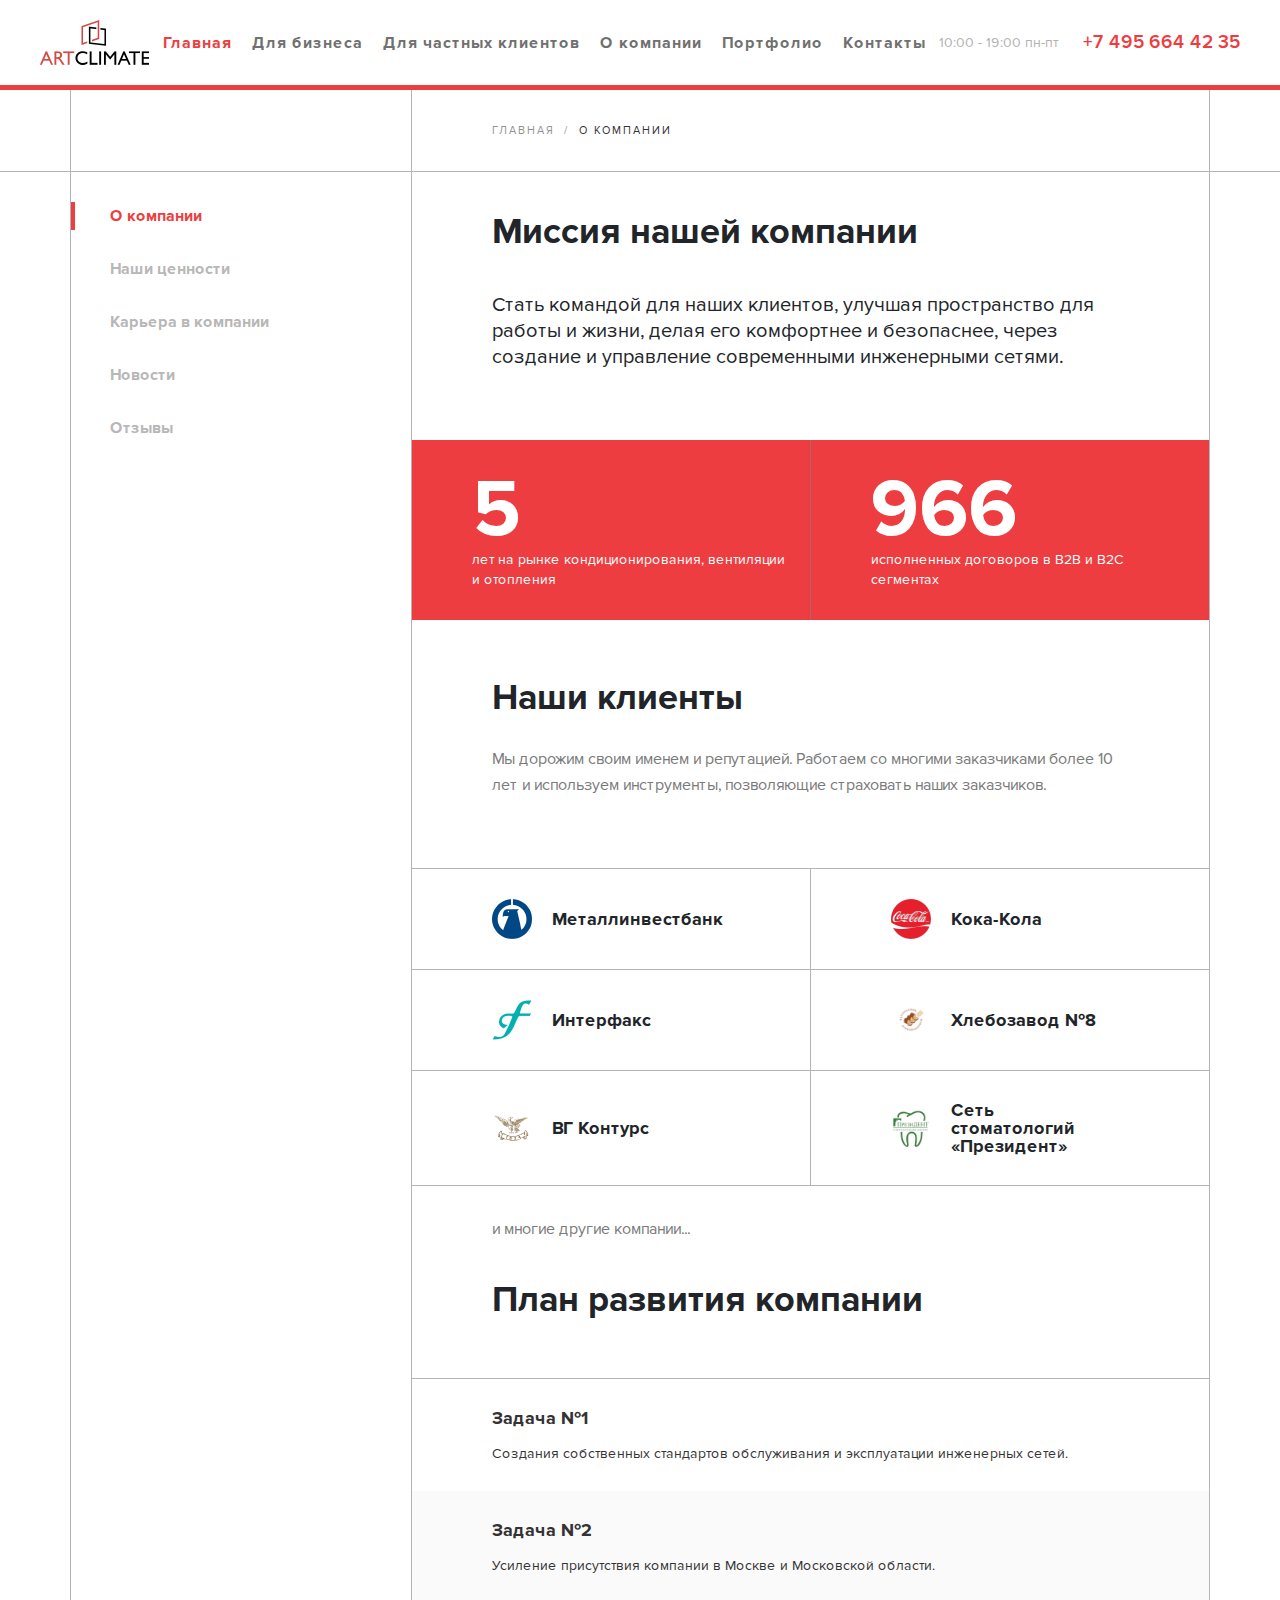
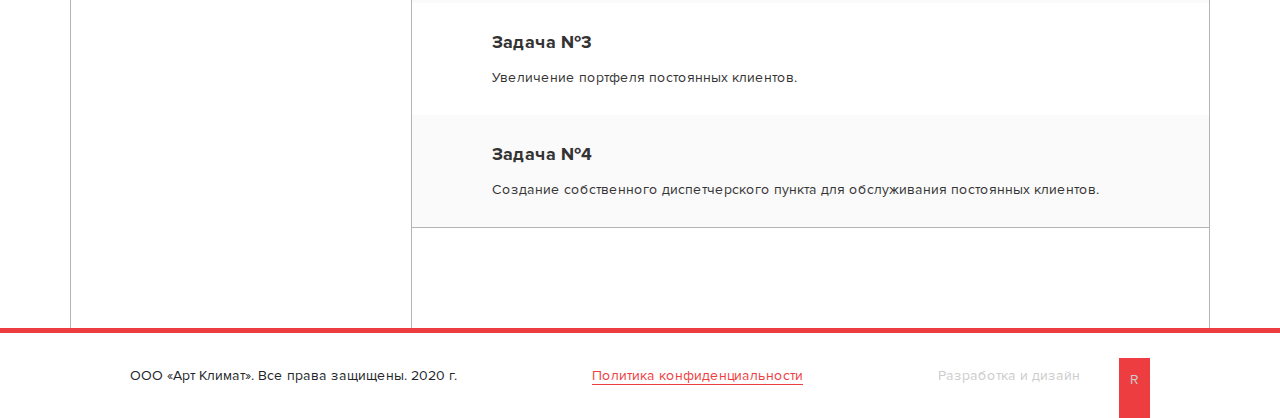
<file: html/about-company.html>
<!DOCTYPE html>
<html lang="ru">
  <head>
    <meta charset="UTF-8" />
    <meta name="viewport" content="width=device-width, initial-scale=1.0" />
    <meta http-equiv="X-UA-Compatible" content="ie=edge" />
    <title>Document</title>

    <link rel="stylesheet" type="text/css" href="../css/text-page.css" />
  </head>
  <body>
    <div class="main">
      <header class="header" id="menu">
        <div class="logo">
          <a href="">
            <img src="../img/logo.png" />
          </a>
        </div>

        <nav class="nav">
          <ul>
            <li class="active"><a href="">Главная</a></li>
            <li><a href="">Для бизнеса</a></li>
            <li><a href="">Для частных клиентов</a></li>
            <li><a href="">О компании</a></li>
            <li><a href="">Портфолио</a></li>
            <li><a href="">Контакты</a></li>
          </ul>
        </nav>

        <div class="header_info">
          <div class="data">10:00 - 19:00 пн-пт</div>
          <div class="phone">
            <a href="tel:+74956644235">+7 495 664 42 35</a>
          </div>
        </div>
        <div class="nav-mobile">
          <nav class="nav">
            <ul>
              <li class="active"><a>Главная</a></li>
              <li><a>Для бизнеса</a></li>
              <li><a>Для частных клиентов</a></li>
              <li><a>О компании</a></li>
              <li><a>Портфолио</a></li>
              <li><a>Контакты</a></li>
            </ul>
          </nav>

          <div class="header_info">
            <div class="data">10:00 - 19:00 пн-пт</div>
            <div class="phone">
              <a href="tel:+74956644235">+7 495 664 42 35</a>
            </div>
          </div>
        </div>
        <div class="burger-menu">
          <div class="burger-wrap">
            <span class="burger-item1"></span>
            <span class="burger-item2"></span>
            <span class="burger-item3"></span>
          </div>
        </div>
      </header>
      <div class="text-page">
        <div class="wrap-fluid page-top">
          <div class="wrap">
            <div class="item30 item"></div>
            <div class="item70 item">
              <div class="breadcrum">
                <ul>
                  <li><a href="">Главная</a></li>
                  <li class="last-child">О компании</li>
                </ul>
              </div>
            </div>
          </div>
        </div>
        <div class="wrap-fluid page-mid">
          <div class="wrap ">
            <div class="item30">
              <div class="left-menu">
                <div class="left-menu-top">
                  <ul>
                    <li class="active"><a href="">О компании</a></li>
                    <li><a href="">Наши ценности</a></li>
                    <li><a href="">Карьера в компании</a></li>
                    <li><a href="">Новости</a></li>
                    <li><a href="">Отзывы </a></li>
                  </ul>
                </div>
              </div>
            </div>
            <div class="item70">
              <div class="right-content">
                <div class="text-title">
                  <h1>Миссия нашей компании</h1>
                  <p>
                    Стать командой для наших клиентов, улучшая пространство 
                    для работы и жизни, делая его комфортнее и безопаснее, 
                    через создание и управление современными инженерными 
                    сетями. 
                  </p>
                </div>
                <div class="numer-block">
                    <div class="numer-item">
                        <div class="num" data-num="10">10</div>
                        <div class="text">лет на рынке кондиционирования,
                            вентиляции и отопления</div>
                    </div>
                    <div class="numer-item">
                        <div class="num" data-num="2000">2000</div>
                        <div class="text">исполненных договоров 
                            в B2B и B2C сегментах</div>
                    </div>
                </div>
                <div class="text-title-2">
                    <h2>Наши клиенты</h2>
                    <p>Мы дорожим своим именем и репутацией. Работаем со многими 
                        заказчиками более 10 лет и используем инструменты, позволяющие 
                        страховать наших заказчиков.</p>
                </div>
                <div class="brand-block">
                    <div class="brand-item">
                        <img src="../img/icon1.png">
                        <div>Металлинвестбанк</div>
                    </div>
                    <div class="brand-item">
                        <img src="../img/icon2.png">
                        <div>Кока-Кола  </div>
                    </div>
                    <div class="brand-item">
                        <img src="../img/icon3.png">
                        <div>Интерфакс  </div>
                    </div>
                    <div class="brand-item">
                        <img src="../img/icon4.png">
                        <div>Хлебозавод №8  </div>
                    </div>
                    <div class="brand-item">
                        <img src="../img/icon5.png">
                        <div>ВГ Контурс  </div>
                    </div>
                    <div class="brand-item">
                        <img src="../img/icon6.png">
                        <div>Сеть стоматологий  «Президент» </div>
                    </div>
                </div>
                <div class="text-title-2">
                    <p>и многие другие компании...    </p>
                    <h2>План развития компании</h2>
                </div>
                <div class="mission-block">
                    <div class="mission-item">
                        <div class="mission-title">Задача №1</div>
                        <div class="mission-text">Создания собственных стандартов обслуживания и эксплуатации инженерных сетей.</div>
                    </div>
                    <div class="mission-item">
                        <div class="mission-title">Задача №2</div>
                        <div class="mission-text">Усиление присутствия компании в Москве и Московской области.</div>
                    </div>
                    <div class="mission-item">
                        <div class="mission-title">Задача №3</div>
                        <div class="mission-text">Увеличение портфеля постоянных клиентов.</div>
                    </div>
                    <div class="mission-item">
                        <div class="mission-title">Задача №4</div>
                        <div class="mission-text">Создание собственного диспетчерского пункта для обслуживания постоянных клиентов. </div>
                    </div>
                </div>
              </div>
            </div>
          </div>
        </div>
      </div>
      
      <footer class="footer">
        <div class="wrap">
          <div class="footer_copi">
            ООО «Арт Климат». Все права защищены. 2020 г.
          </div>
          <div class="footer_polici">
            <a href="">Политика конфиденциальности</a>
          </div>
          <div class="footer_autor">
            <span>Разработка и дизайн</span>
            <div class="footer_logo">R</div>
          </div>
        </div>
      </footer>
    </div>
    <script src="../js/main.js"></script>
  </body>
</html>
</file>
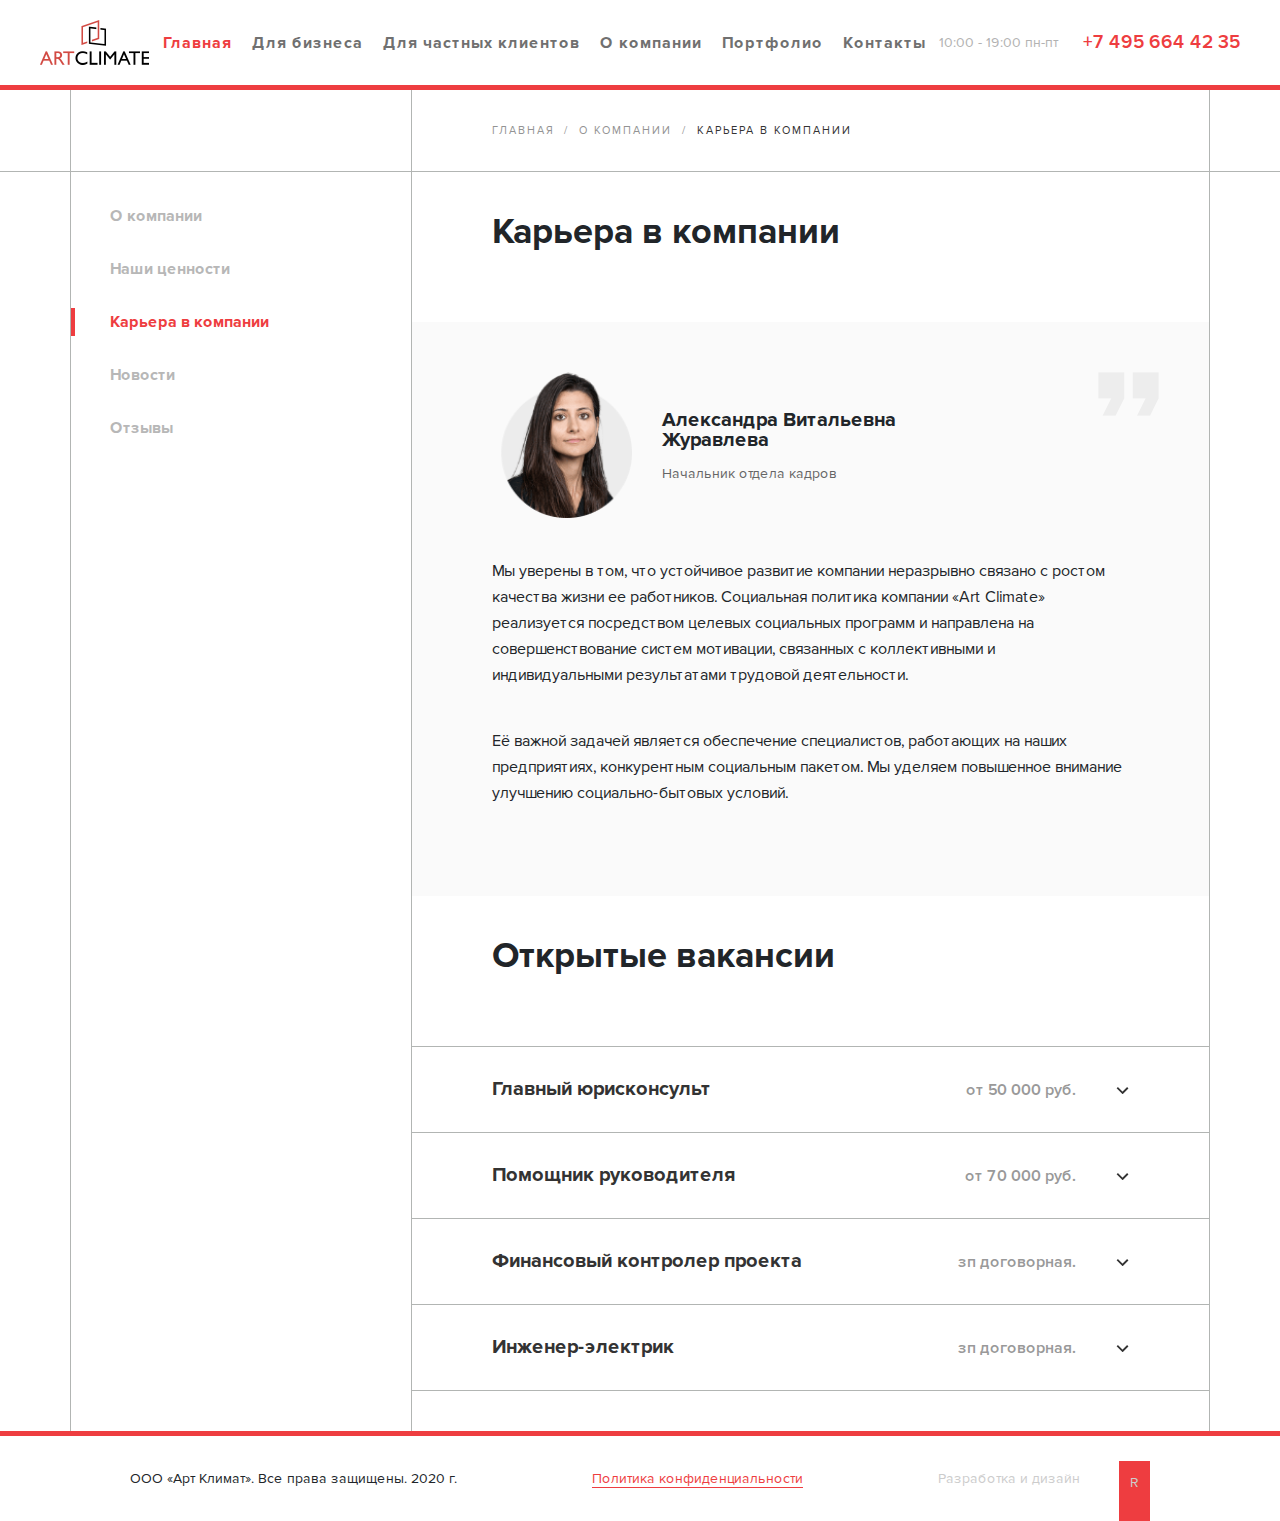
<file: html/carera.html>
<!DOCTYPE html>
<html lang="ru">
  <head>
    <meta charset="UTF-8" />
    <meta name="viewport" content="width=device-width, initial-scale=1.0" />
    <meta http-equiv="X-UA-Compatible" content="ie=edge" />
    <title>Document</title>

    <link rel="stylesheet" type="text/css" href="../css/text-page.css" />
  </head>
  <body>
    <div class="main">
      <header class="header" id="menu">
        <div class="logo">
          <a href="">
            <img src="../img/logo.png" />
          </a>
        </div>

        <nav class="nav">
          <ul>
            <li class="active"><a href="">Главная</a></li>
            <li><a href="">Для бизнеса</a></li>
            <li><a href="">Для частных клиентов</a></li>
            <li><a href="">О компании</a></li>
            <li><a href="">Портфолио</a></li>
            <li><a href="">Контакты</a></li>
          </ul>
        </nav>

        <div class="header_info">
          <div class="data">10:00 - 19:00 пн-пт</div>
          <div class="phone">
            <a href="tel:+74956644235">+7 495 664 42 35</a>
          </div>
        </div>
        <div class="nav-mobile">
          <nav class="nav">
            <ul>
              <li class="active"><a>Главная</a></li>
              <li><a>Для бизнеса</a></li>
              <li><a>Для частных клиентов</a></li>
              <li><a>О компании</a></li>
              <li><a>Портфолио</a></li>
              <li><a>Контакты</a></li>
            </ul>
          </nav>

          <div class="header_info">
            <div class="data">10:00 - 19:00 пн-пт</div>
            <div class="phone">
              <a href="tel:+74956644235">+7 495 664 42 35</a>
            </div>
          </div>
        </div>
        <div class="burger-menu">
          <div class="burger-wrap">
            <span class="burger-item1"></span>
            <span class="burger-item2"></span>
            <span class="burger-item3"></span>
          </div>
        </div>
      </header>
      <div class="text-page">
        <div class="wrap-fluid page-top">
          <div class="wrap">
            <div class="item30 item"></div>
            <div class="item70 item">
              <div class="breadcrum">
                <ul>
                  <li><a href="">Главная</a></li>
                  <li><a href="">О компании</a></li>
                  <li class="last-child">Карьера в компании</li>
                </ul>
              </div>
            </div>
          </div>
        </div>
        <div class="wrap-fluid page-mid">
          <div class="wrap ">
            <div class="item30">
              <div class="left-menu">
                <div class="left-menu-top">
                  <ul>
                    <li><a href="">О компании</a></li>
                    <li><a href="">Наши ценности</a></li>
                    <li class="active"><a href="">Карьера в компании</a></li>
                    <li><a href="">Новости</a></li>
                    <li><a href="">Отзывы </a></li>
                  </ul>
                </div>
              </div>
            </div>
            <div class="item70">
              <div class="right-content">
                <div class="text-title">
                  <h1>Карьера в компании</h1>
                </div>
                <div class="char">
                  <div class="char_top">
                    <img src="../img/h-char.png" />
                    <div>
                      <span>Александра Витальевна Журавлева</span>
                      <span>Начальник отдела кадров</span>
                    </div>
                  </div>
                  <div class="char_bot">
                    <p>
                      Мы уверены в том, что устойчивое развитие компании
                      неразрывно связано с ростом качества жизни ее работников.
                      Социальная политика компании «Art Climate» реализуется
                      посредством целевых социальных программ и направлена на
                      совершенствование систем мотивации, связанных с
                      коллективными и индивидуальными результатами трудовой
                      деятельности.
                    </p>
                    <p>
                      Её важной задачей является обеспечение специалистов,
                      работающих на наших предприятиях, конкурентным социальным
                      пакетом. Мы уделяем повышенное внимание улучшению
                      социально-бытовых условий.
                    </p>
                  </div>
                  <img class="char_img" src="../img/quote.png" />
                </div>
                <div class="text-title">
                  <h1>Открытые вакансии</h1>
                </div>
                <div class="accordeon">
                  <ul class="accordeon__list">
                    <li class="accordeon__item">
                      <div class="accordeon__triger">
                        <div>Главный юрисконсульт</div>
                        <div>от 50 000 руб.<img src="../img/v.png" /></div>
                      </div>
                      <div class="accordeon__inner">
                        <p>Требуемый опыт работы: 3–6 лет
                                Полная занятость, полный день</p>
                        <ul>
                            <li>Ведение документооборота, в том числе работа 
                                    в системе электронного документооборота;</li>
                            <li>Организация и планирование рабочего дня 
                                    руководителя;</li>
                            <li>Прием и распределение телефонных звонков;
                                </li>
                            <li>Прием посетителей, чай/кофе для гостей 
                                    и руководителя;</li>
                            <li>Контроль исполнения приказов, распоряжений, 
                                    поручений в установленные сроки;</li>
                        </ul>
                        <button class="myLinkModal">Подать заявку</button>
                      </div>
                    </li>
                    <li class="accordeon__item">
                        <div class="accordeon__triger">
                            <div>Помощник руководителя</div>
                            <div>от 70 000 руб.<img src="../img/v.png" /></div>
                        </div>
                        <div class="accordeon__inner">
                            <p>Требуемый опыт работы: 3–6 лет
                                    Полная занятость, полный день</p>
                            <ul>
                                <li>Ведение документооборота, в том числе работа 
                                        в системе электронного документооборота;</li>
                                <li>Организация и планирование рабочего дня 
                                        руководителя;</li>
                                <li>Прием и распределение телефонных звонков;
                                    </li>
                                <li>Прием посетителей, чай/кофе для гостей 
                                        и руководителя;</li>
                                <li>Контроль исполнения приказов, распоряжений, 
                                        поручений в установленные сроки;</li>
                            </ul>
                            <button class="myLinkModal">Подать заявку</button>
                        </div>
                    </li>
                    <li class="accordeon__item">
                        <div class="accordeon__triger">
                            <div>Финансовый контролер проекта</div>
                            <div>зп договорная.<img src="../img/v.png" /></div>
                        </div>
                        <div class="accordeon__inner">
                            <p>Требуемый опыт работы: 3–6 лет
                                    Полная занятость, полный день</p>
                            <ul>
                                <li>Ведение документооборота, в том числе работа 
                                        в системе электронного документооборота;</li>
                                <li>Организация и планирование рабочего дня 
                                        руководителя;</li>
                                <li>Прием и распределение телефонных звонков;
                                    </li>
                                <li>Прием посетителей, чай/кофе для гостей 
                                        и руководителя;</li>
                                <li>Контроль исполнения приказов, распоряжений, 
                                        поручений в установленные сроки;</li>
                            </ul>
                            <button class="myLinkModal">Подать заявку</button>
                        </div>
                    </li>
                    <li class="accordeon__item">
                        <div class="accordeon__triger">
                            <div>Инженер-электрик</div>
                            <div>зп договорная.<img src="../img/v.png" /></div>
                        </div>
                        <div class="accordeon__inner">
                            <p>Требуемый опыт работы: 3–6 лет
                                    Полная занятость, полный день</p>
                            <ul>
                                <li>Ведение документооборота, в том числе работа 
                                        в системе электронного документооборота;</li>
                                <li>Организация и планирование рабочего дня 
                                        руководителя;</li>
                                <li>Прием и распределение телефонных звонков;
                                    </li>
                                <li>Прием посетителей, чай/кофе для гостей 
                                        и руководителя;</li>
                                <li>Контроль исполнения приказов, распоряжений, 
                                        поручений в установленные сроки;</li>
                            </ul>
                            <button class="myLinkModal">Подать заявку</button>
                        </div>
                    </li>
                    </ul>
                    </li>
                  </ul>
                </div>
              </div>
            </div>
          </div>
        </div>
      </div>
      <!--Модалка-->
      <div id="myModal">
          <div class="contact-form">
            <form>
              <div class="title">Оставьте заявку
                  на консультацию
                  специалиста</div>
            
              <div class="form-input"><input type="text" placeholder="Имя"></div>
              <div class="form-input"><input type="text" placeholder="Телефон"></div>
              <button>Заказать консультацию</button>
              <div class="sucsess">Ваша заявка принята</div>
              <p>Нажимая на кнопку, вы соглашаетесь на
                  обработку ваших персональных данных.</p>
            </form>
          </div>
          <span id="myModal__close" class="close">
            <div></div>
            <div></div>
          </span>
        </div>
        <div id="myOverlay"></div>

      <footer class="footer">
        <div class="wrap">
          <div class="footer_copi">
            ООО «Арт Климат». Все права защищены. 2020 г.
          </div>
          <div class="footer_polici">
            <a href="">Политика конфиденциальности</a>
          </div>
          <div class="footer_autor">
            <span>Разработка и дизайн</span>
            <div class="footer_logo">R</div>
          </div>
        </div>
      </footer>
    </div>
    <script src="../js/main.js"></script>
  </body>
</html>
</file>
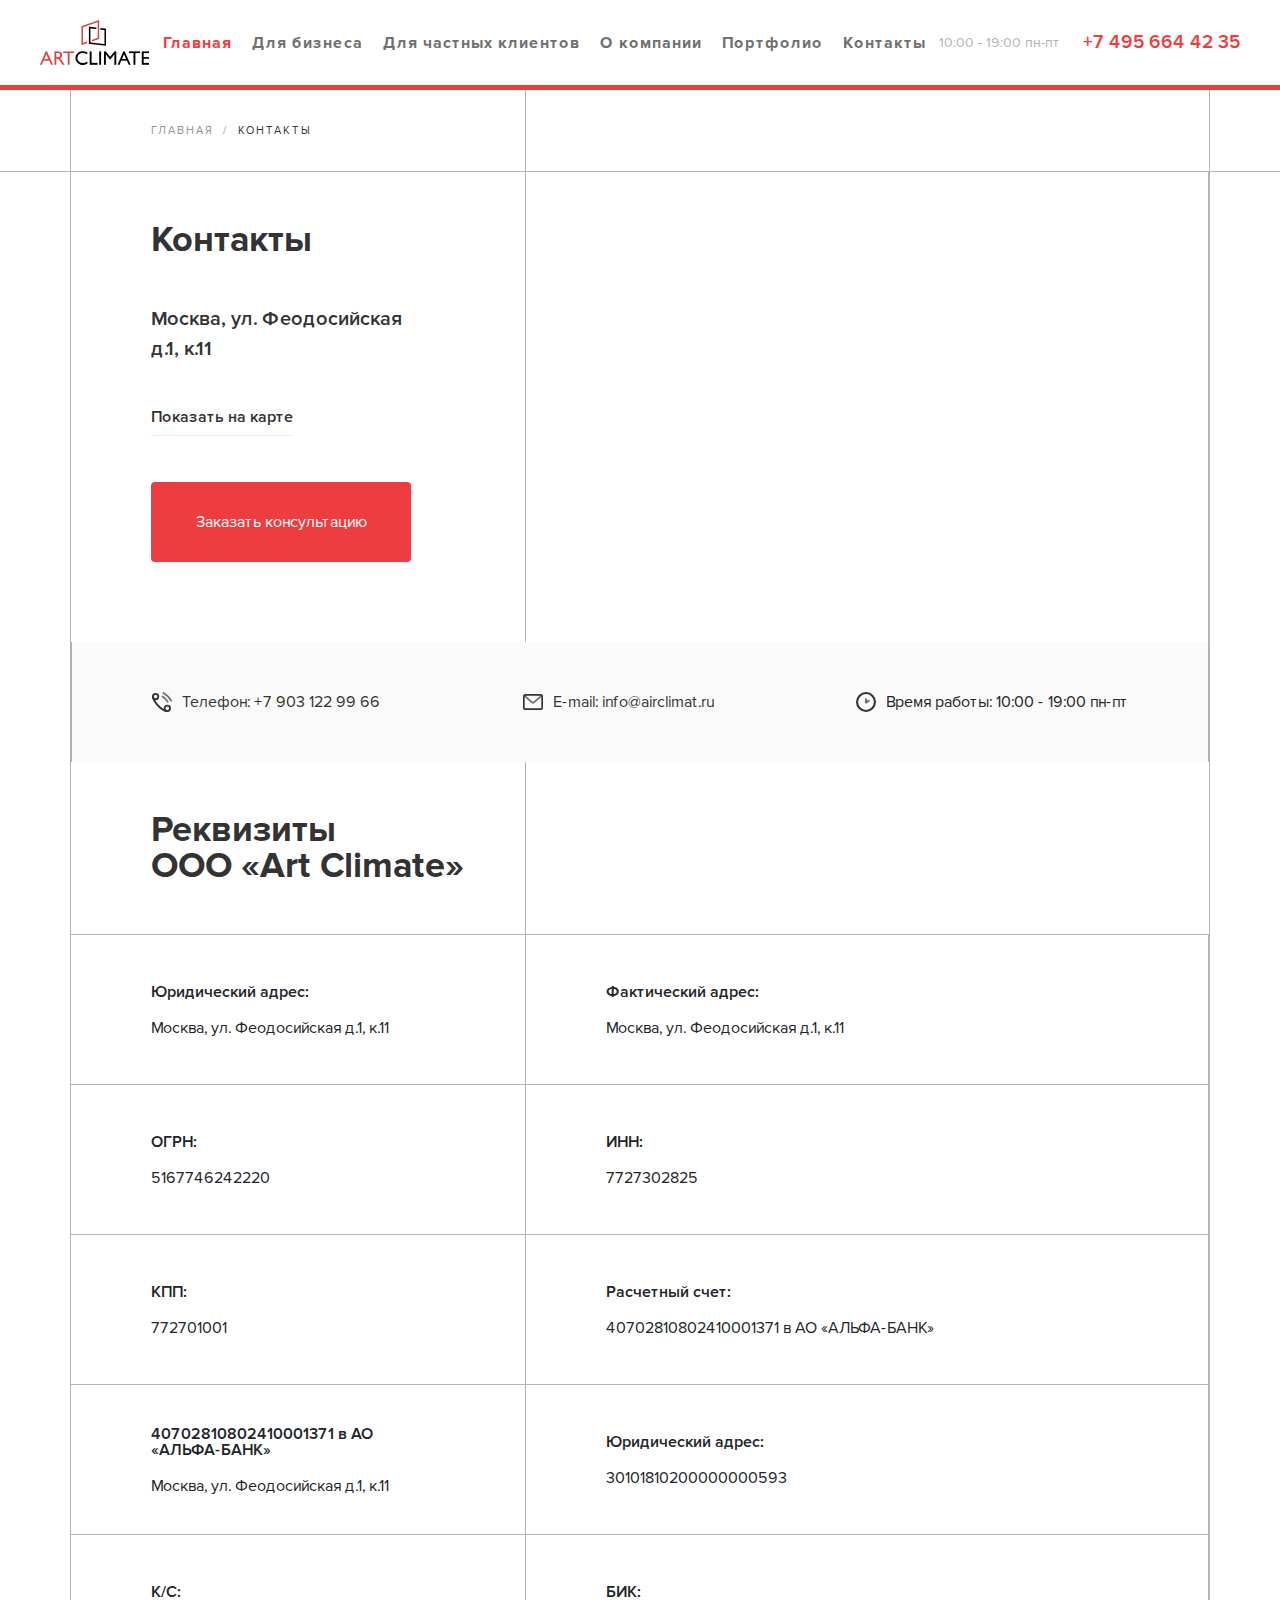
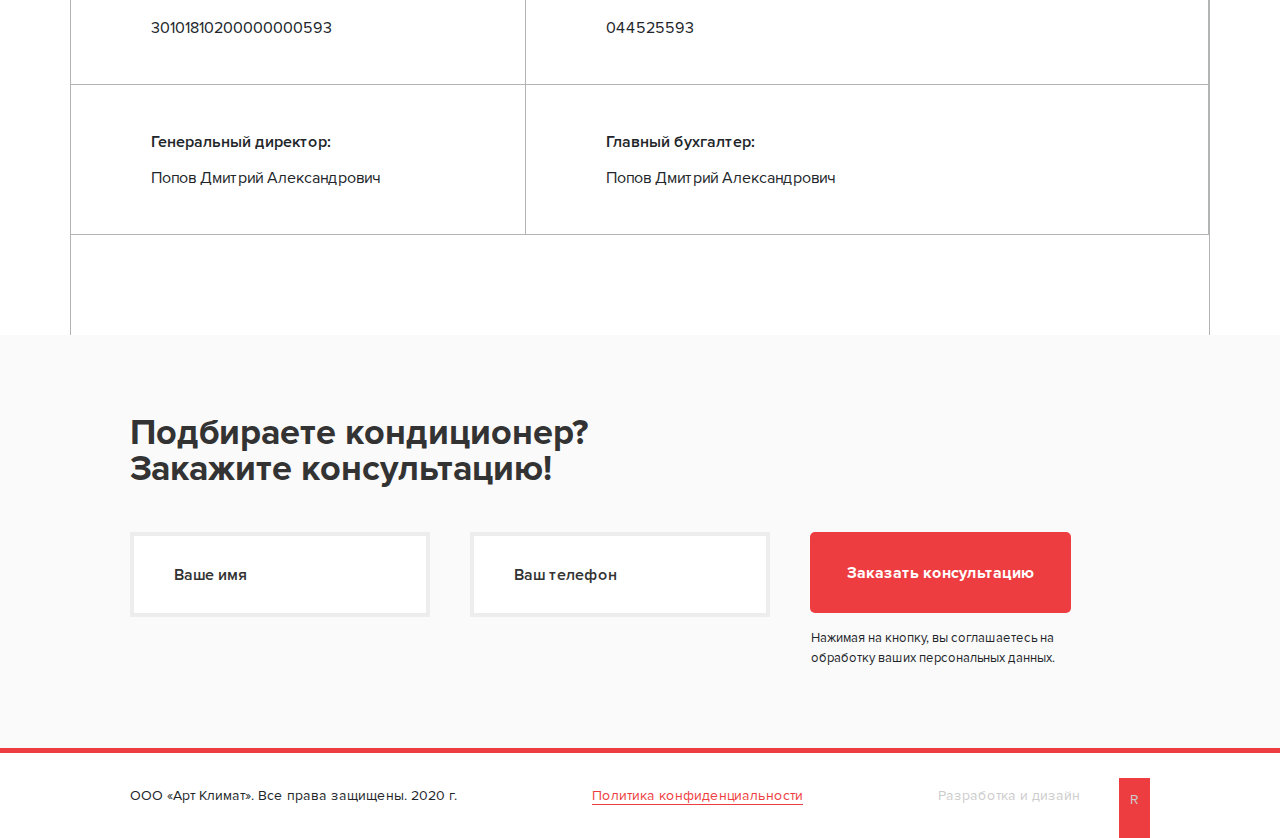
<file: html/contacts.html>
<!DOCTYPE html>
<html lang="ru">
  <head>
    <meta charset="UTF-8" />
    <meta name="viewport" content="width=device-width, initial-scale=1.0" />
    <meta http-equiv="X-UA-Compatible" content="ie=edge" />
    <title>Document</title>

    <link rel="stylesheet" type="text/css" href="../css/text-page.css" />
  </head>
  <body>
    <div class="main">
      <header class="header" id="menu">
        <div class="logo">
          <a href="">
            <img src="../img/logo.png" />
          </a>
        </div>

        <nav class="nav">
          <ul>
            <li class="active"><a href="">Главная</a></li>
            <li><a href="">Для бизнеса</a></li>
            <li><a href="">Для частных клиентов</a></li>
            <li><a href="">О компании</a></li>
            <li><a href="">Портфолио</a></li>
            <li><a href="">Контакты</a></li>
          </ul>
        </nav>

        <div class="header_info">
          <div class="data">10:00 - 19:00 пн-пт</div>
          <div class="phone">
            <a href="tel:+74956644235">+7 495 664 42 35</a>
          </div>
        </div>
        <div class="nav-mobile">
          <nav class="nav">
            <ul>
              <li class="active"><a>Главная</a></li>
              <li><a>Для бизнеса</a></li>
              <li><a>Для частных клиентов</a></li>
              <li><a>О компании</a></li>
              <li><a>Портфолио</a></li>
              <li><a>Контакты</a></li>
            </ul>
          </nav>

          <div class="header_info">
            <div class="data">10:00 - 19:00 пн-пт</div>
            <div class="phone">
              <a href="tel:+74956644235">+7 495 664 42 35</a>
            </div>
          </div>
        </div>
        <div class="burger-menu">
          <div class="burger-wrap">
            <span class="burger-item1"></span>
            <span class="burger-item2"></span>
            <span class="burger-item3"></span>
          </div>
        </div>
      </header>
      <div class="contact">
        <div class="wrap-fluid contact-top">
          <div class="wrap">
            <div class="item40">
              <div class="breadcrum">
                <ul>
                  <li><a href="">Главная</a></li>
                  
                  <li class="last-child">Контакты</li>
                </ul>
              </div>
            </div>
            <div class="item60">
                
            </div>
          </div>
        </div>
        <div class="wrap-fluid contact-mid">
            <div class="wrap">
                <div class="item40">
                    <div class="contact_title">
                        <h1>Контакты</h1>
                        <div class="contact_adress">Москва, ул. Феодосийская<br> 
                                д.1, к.11</div>
                        <a target="_blank" href="https://www.google.com.ua/maps/place/%D1%83%D0%BB.+%D0%A4%D0%B5%D0%BE%D0%B4%D0%BE%D1%81%D0%B8%D0%B9%D1%81%D0%BA%D0%B0%D1%8F,+1+%D0%BA%D0%BE%D1%80%D0%BF%D1%83%D1%81+11,+%D0%9C%D0%BE%D1%81%D0%BA%D0%B2%D0%B0,+%D0%A0%D0%BE%D1%81%D1%96%D1%8F,+117216/@55.562127,37.5705002,17z/data=!3m1!4b1!4m5!3m4!1s0x414aadb7ec2c0b2b:0xf95796a8c9f8896e!8m2!3d55.562124!4d37.5726889">Показать на карте</a>
                        <button class="myLinkModal">Заказать консультацию</button>
                    </div>
                </div>
                <div class="item60">
                  <div class="contact-map">
                      <iframe src="https://www.google.com/maps/embed?pb=!1m18!1m12!1m3!1d2256.291282375457!2d37.570500215796805!3d55.56212701414941!2m3!1f0!2f0!3f0!3m2!1i1024!2i768!4f13.1!3m3!1m2!1s0x414aadb7ec2c0b2b%3A0xf95796a8c9f8896e!2z0YPQuy4g0KTQtdC-0LTQvtGB0LjQudGB0LrQsNGPLCAxINC60L7RgNC_0YPRgSAxMSwg0JzQvtGB0LrQstCwLCDQoNC-0YHRltGPLCAxMTcyMTY!5e0!3m2!1suk!2sua!4v1586507668606!5m2!1suk!2sua" width="100%" height="100%" frameborder="0" style="border:0;" allowfullscreen="" aria-hidden="false" tabindex="0"></iframe>
                  </div>
                   
                </div>
            </div>
        </div>
        <div class="wrap-fluid">
            <div class="wrap">
                <div class="contact_row">
                    <a href="tel:+79031229966" class="contact_row_item">
                      <div class="contact_phoneimg"></div>
                      <span>Телефон: +7 903 122 99 66 </span>
                    </a>
                    <a href="mail:info@airclimat.ru" class="contact_row_item">
                      <div class="contact_mailimg"></div>
                      <span>E-mail: info@airclimat.ru </span>
                    </a>
                    <div class="contact_row_item">
                      <div class="contact_timeimg"></div>
                      <span>Время работы: 10:00 - 19:00 пн-пт</span>
                    </div>
                </div>
            </div>
        </div>
        <div class="wrap-fluid contact-mid2">
          <div class="wrap">
              <div class="item40">
                  <div class="contact_title">
                      <h1>Реквизиты<br>  ООО «Art Climate»</h1>
                  </div>
              </div>
          </div>
          
        </div>
        <div class="contact_table_wrap">
            <div class="wrap">
                <div class="item40">
                    <div class="contact_table">
                      <div>Юридический адрес: </div>
                      <span>Москва, ул. Феодосийская д.1, к.11</span>
                    </div>
                </div>
                <div class="item60">
                    <div class="contact_table">
                      <div>Фактический адрес:</div>
                      <span>Москва, ул. Феодосийская д.1, к.11</span>
                    </div>
                </div>
            </div>
            <div class="wrap">
                <div class="item40">
                    <div class="contact_table">
                      <div>ОГРН:</div>
                      <span>5167746242220</span>
                    </div>
                </div>
                <div class="item60">
                    <div class="contact_table">
                      <div>ИНН:</div>
                      <span>7727302825</span>
                    </div>
                </div>
            </div>
            <div class="wrap">
                <div class="item40">
                    <div class="contact_table">
                      <div>КПП:</div>
                      <span>772701001</span>
                    </div>
                </div>
                <div class="item60">
                    <div class="contact_table">
                      <div>Расчетный счет:</div>
                      <span>40702810802410001371 в АО «АЛЬФА-БАНК»</span>
                    </div>
                </div>
            </div>
            <div class="wrap">
                <div class="item40">
                    <div class="contact_table">
                      <div>40702810802410001371 в АО «АЛЬФА-БАНК»</div>
                      <span>Москва, ул. Феодосийская д.1, к.11</span>
                    </div>
                </div>
                <div class="item60">
                    <div class="contact_table">
                      <div>Юридический адрес: </div>
                      <span>30101810200000000593 </span>
                    </div>
                </div>
            </div>
            <div class="wrap">
                <div class="item40">
                    <div class="contact_table">
                      <div>К/С:</div>
                      <span>30101810200000000593 </span>
                    </div>
                </div>
                <div class="item60">
                    <div class="contact_table">
                      <div>БИК: </div>
                      <span>044525593 </span>
                    </div>
                </div>
            </div>
            <div class="wrap">
                <div class="item40">
                    <div class="contact_table">
                      <div>Генеральный директор:</div>
                      <span>Попов Дмитрий Александрович</span>
                    </div>
                </div>
                <div class="item60">
                    <div class="contact_table">
                      <div>Главный бухгалтер:</div>
                      <span>Попов Дмитрий Александрович</span>
                    </div>
                </div>
            </div>
        </div>
        
      </div>
      <div class="wrap-fluid page-bottom-form">
          <div class="wrap">
            <form id="contact-form">
              <h1>
                Подбираете кондиционер?<br>
                Закажите консультацию!
              </h1>
              <div class="input-wrap">
                <input type="text" placeholder="Ваше имя">
                <input type="text" placeholder="Ваш телефон">
              </div>
              <div class="button-wrap">
                <button type="submite">Заказать консультацию</button>
                <p>
                  Нажимая на кнопку, вы соглашаетесь на обработку ваших
                  персональных данных.
                </p>
              </div>
            </form>
          </div>
        </div>
      <!--Модалка-->
      <div id="myModal">
        <div class="contact-form">
          <form>
            <div class="title">Оставьте заявку на консультацию специалиста</div>

            <div class="form-input">
              <input type="text" placeholder="Имя" />
            </div>
            <div class="form-input">
              <input type="text" placeholder="Телефон" />
            </div>
            <button>Заказать консультацию</button>
            <div class="sucsess">Ваша заявка принята</div>
            <p>
              Нажимая на кнопку, вы соглашаетесь на обработку ваших персональных
              данных.
            </p>
          </form>
        </div>
        <span id="myModal__close" class="close">
          <div></div>
          <div></div>
        </span>
      </div>
      <div id="myOverlay"></div>

      <footer class="footer">
        <div class="wrap">
          <div class="footer_copi">
            ООО «Арт Климат». Все права защищены. 2020 г.
          </div>
          <div class="footer_polici">
            <a href="">Политика конфиденциальности</a>
          </div>
          <div class="footer_autor">
            <span>Разработка и дизайн</span>
            <div class="footer_logo">R</div>
          </div>
        </div>
      </footer>
    </div>
    <script src="../js/main.js"></script>
  </body>
</html>
</file>
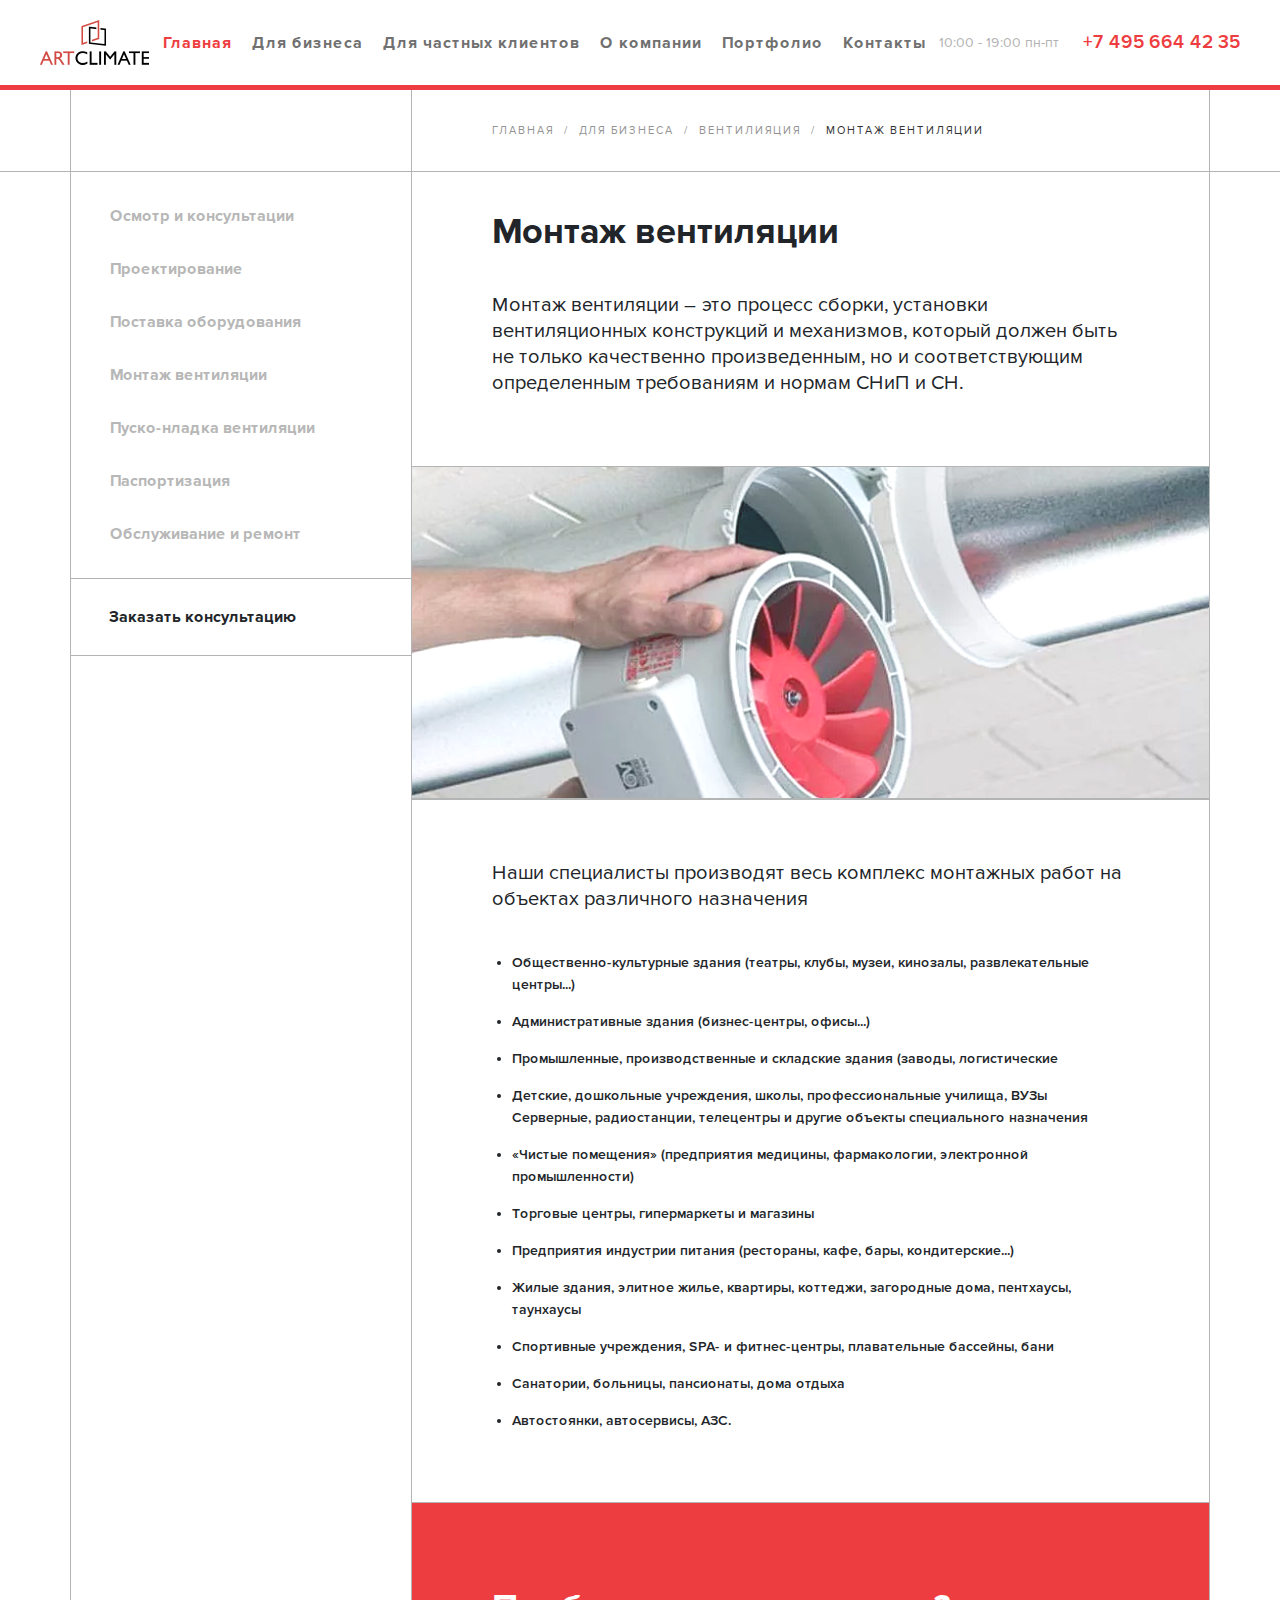
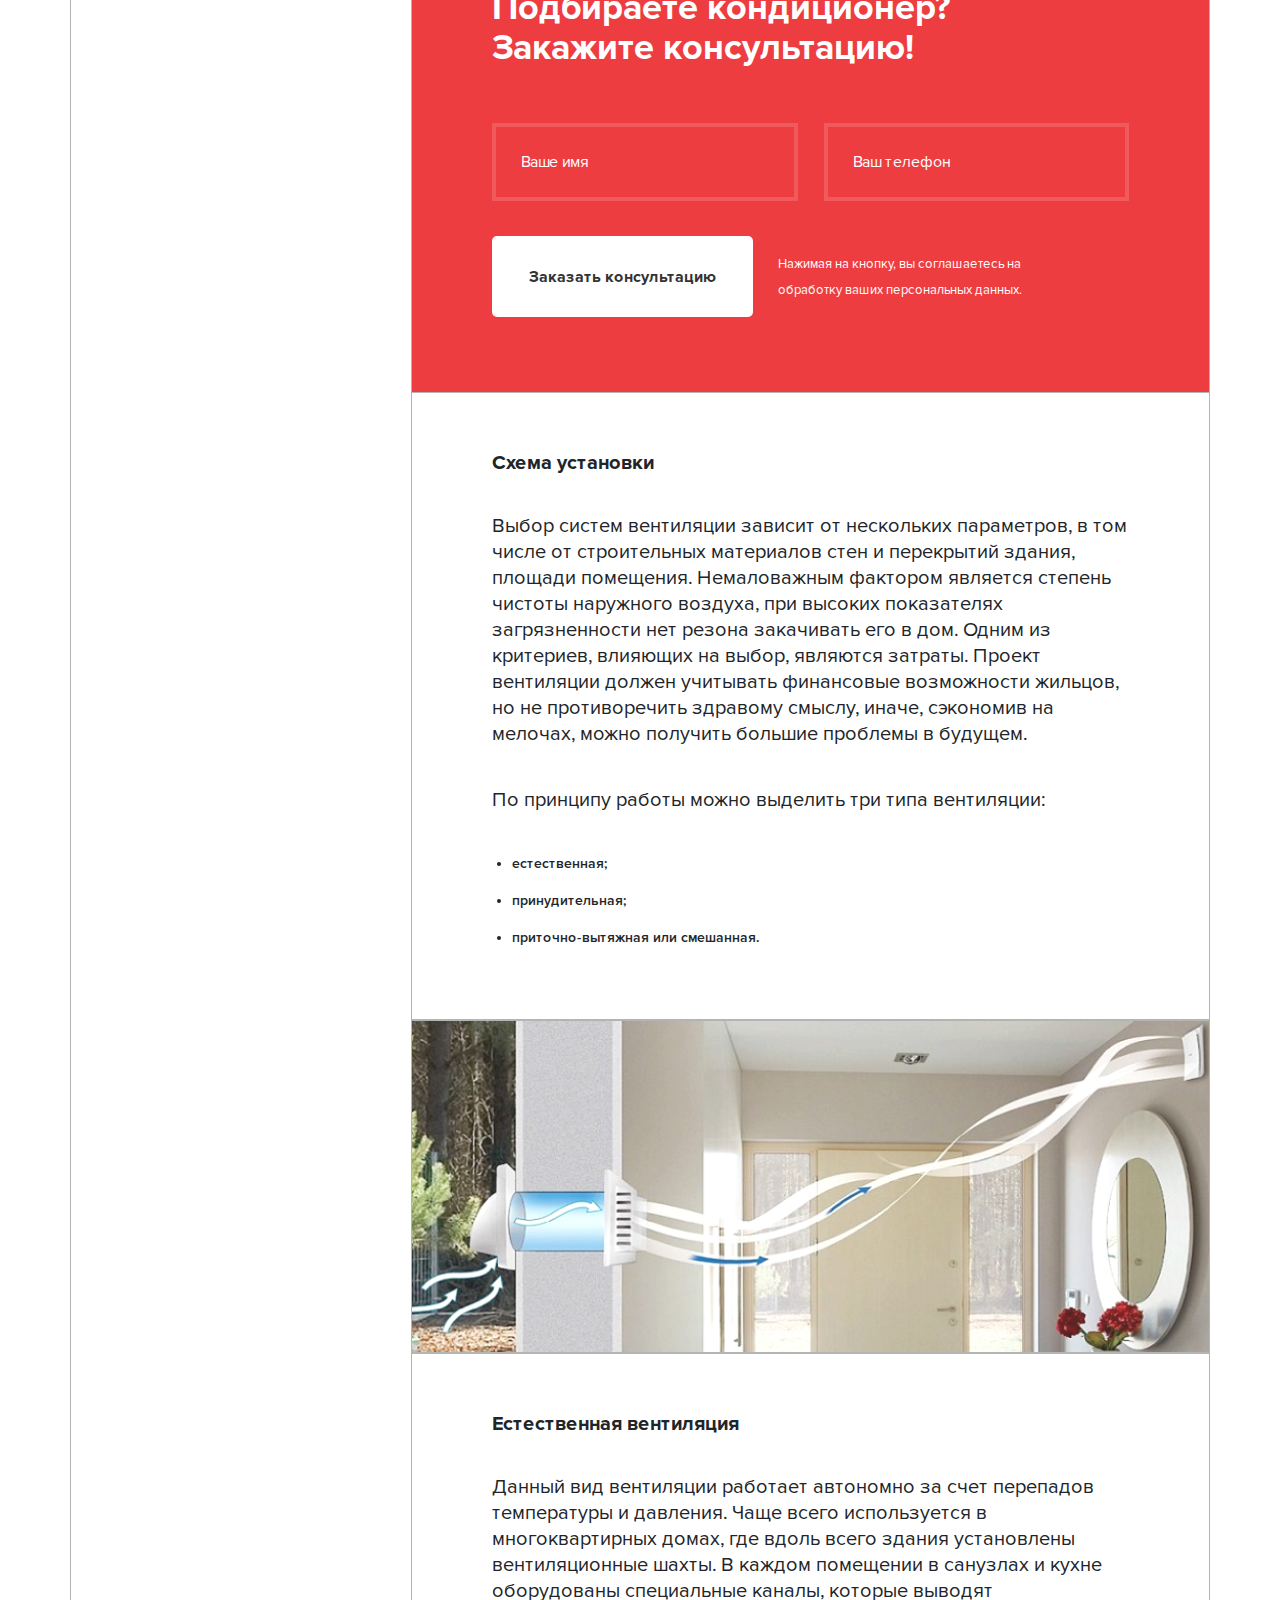
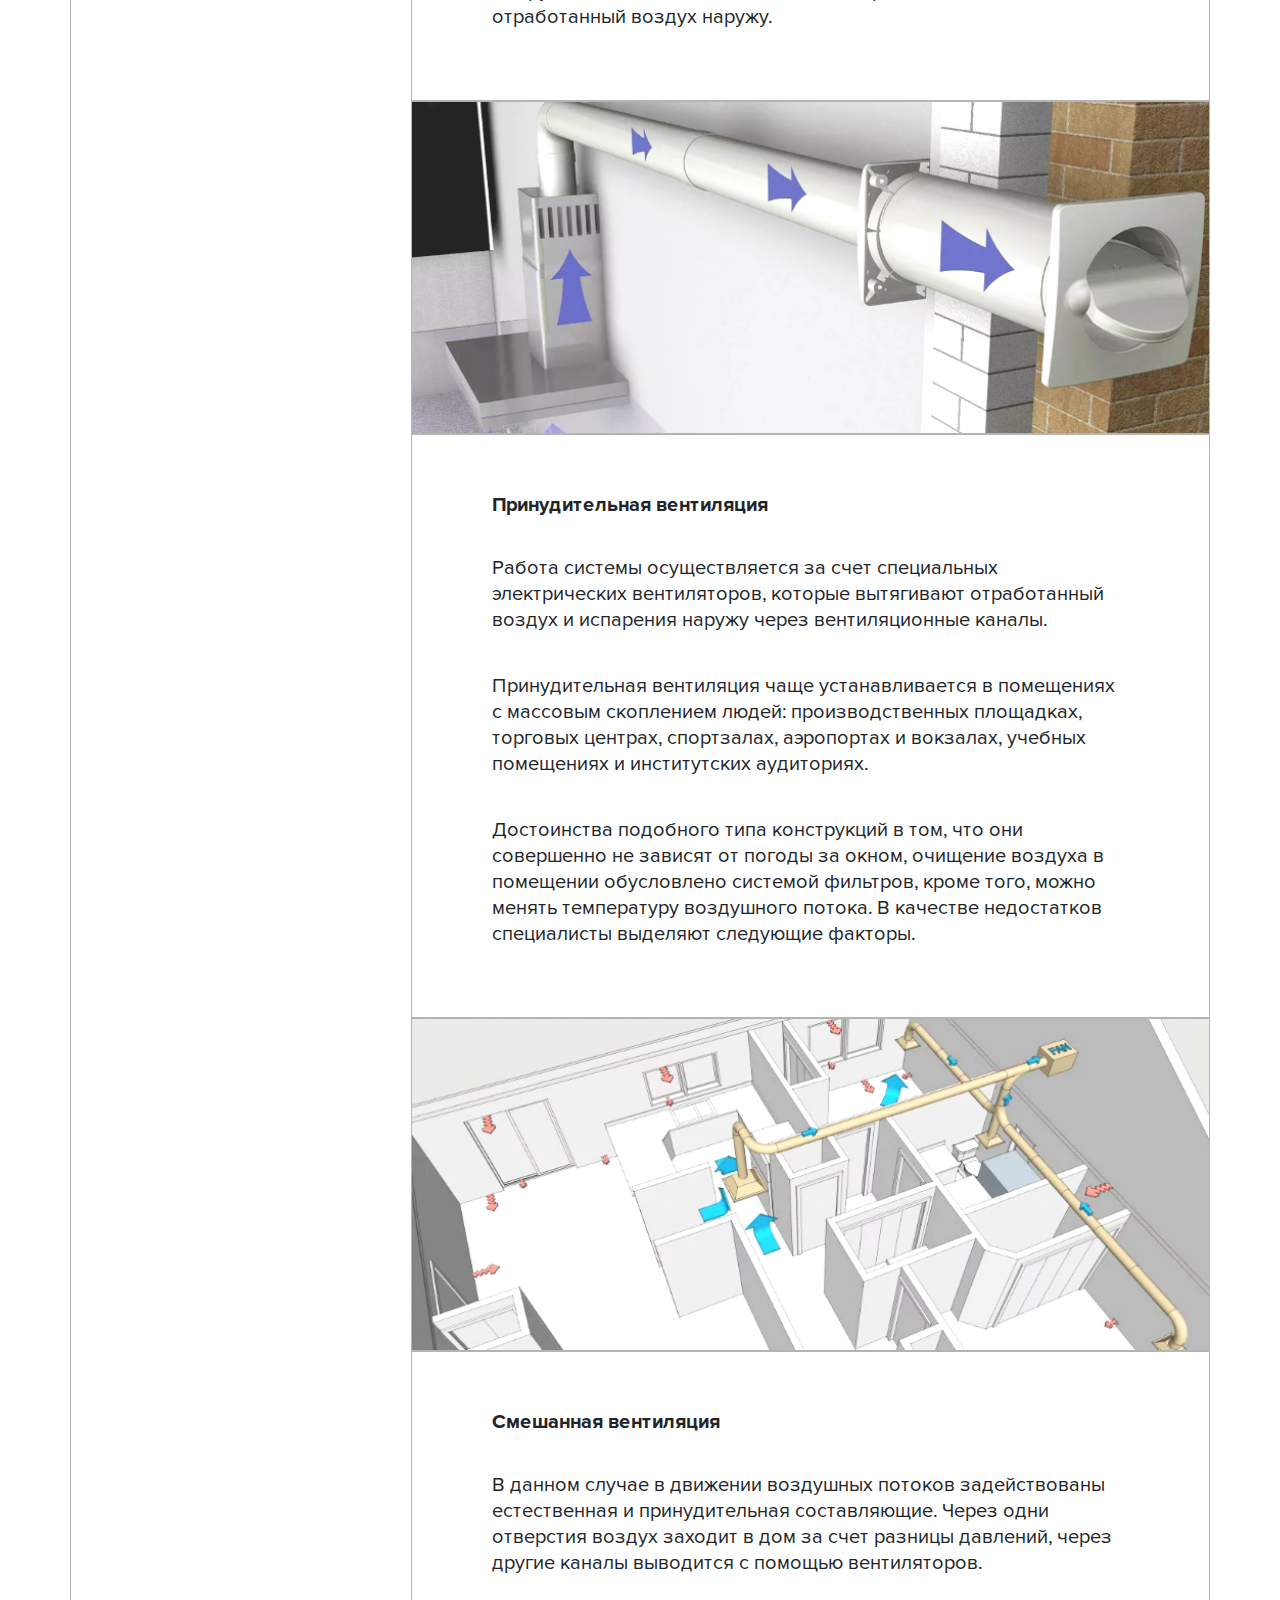
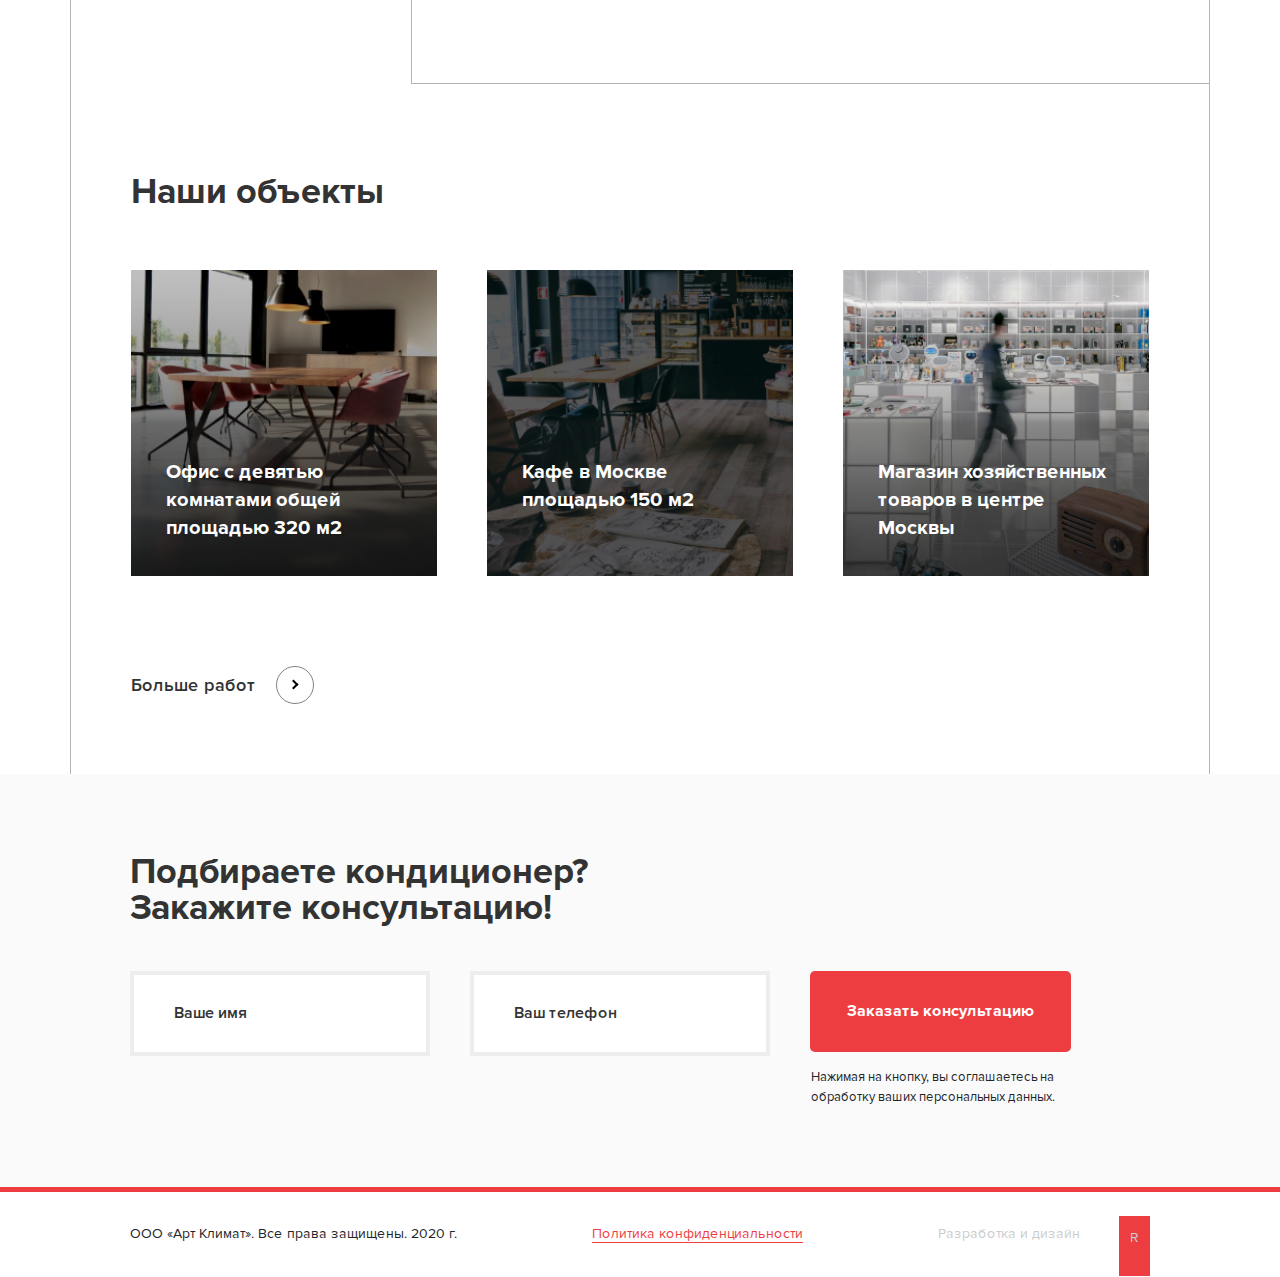
<file: html/for-bissnes-service-detail.html>
<!DOCTYPE html>
<html lang="ru">
  <head>
    <meta charset="UTF-8" />
    <meta name="viewport" content="width=device-width, initial-scale=1.0" />
    <meta http-equiv="X-UA-Compatible" content="ie=edge" />
    <title>Document</title>

    <link rel="stylesheet" type="text/css" href="../css/text-page.css" />
  </head>
  <body>
    <div class="main">
      <header class="header" id="menu">
        <div class="logo">
          <a href="">
            <img src="../img/logo.png" />
          </a>
        </div>

        <nav class="nav">
          <ul>
            <li class="active"><a href="">Главная</a></li>
            <li><a href="">Для бизнеса</a></li>
            <li><a href="">Для частных клиентов</a></li>
            <li><a href="">О компании</a></li>
            <li><a href="">Портфолио</a></li>
            <li><a href="">Контакты</a></li>
          </ul>
        </nav>

        <div class="header_info">
          <div class="data">10:00 - 19:00 пн-пт</div>
          <div class="phone">
            <a href="tel:+74956644235">+7 495 664 42 35</a>
          </div>
        </div>
        <div class="nav-mobile">
          <nav class="nav">
            <ul>
              <li class="active"><a>Главная</a></li>
              <li><a>Для бизнеса</a></li>
              <li><a>Для частных клиентов</a></li>
              <li><a>О компании</a></li>
              <li><a>Портфолио</a></li>
              <li><a>Контакты</a></li>
            </ul>
          </nav>

          <div class="header_info">
            <div class="data">10:00 - 19:00 пн-пт</div>
            <div class="phone">
              <a href="tel:+74956644235">+7 495 664 42 35</a>
            </div>
          </div>
        </div>
        <div class="burger-menu">
          <div class="burger-wrap">
            <span class="burger-item1"></span>
            <span class="burger-item2"></span>
            <span class="burger-item3"></span>
          </div>
        </div>
      </header>
      <div class="text-page">
        <div class="wrap-fluid page-top">
          <div class="wrap">
            <div class="item30 item"></div>
            <div class="item70 item">
              <div class="breadcrum">
                <ul>
                  <li><a href="">Главная</a></li>
                  <li><a href="">Для бизнеса</a></li>
                  <li><a href="">Вентилияция</a></li>
                  <li class="last-child">монтаж вентиляции</li>
                </ul>
              </div>
            </div>
          </div>
        </div>
        <div class="wrap-fluid page-mid">
          <div class="wrap ">
            <div class="item30">
              <div class="left-menu">
                <div class="left-menu-top">
                  <ul>
                    <li><a href="">Осмотр и консультации</a></li>
                    <li><a href="">Проектирование</a></li>
                    <li><a href="">Поставка оборудования</a></li>
                    <li><a href="">Монтаж вентиляции</a></li>
                    <li><a href="">Пуско-нладка вентиляции </a></li>
                    <li><a href="">Паспортизация</a></li>
                    <li><a href="">Обслуживание и ремонт</a></li>
                  </ul>
                </div>
                <div class="left-menu-bot scroll-to-form">
                    <a>Заказать консультацию</a>
                  </div>
              </div>
            </div>
            <div class="item70">
              <div class="right-content">
                <div class="text-title">
                  <h1>Монтаж вентиляции</h1>
                  <p>
                      Монтаж вентиляции – это процесс сборки, установки 
                      вентиляционных конструкций и механизмов, который 
                      должен быть не только качественно произведенным, 
                      но и соответствующим определенным требованиям 
                      и нормам СНиП и СН.
                  </p>
                </div>
                <div class="text-wrap">
                  <img src="../img/img4.png">
                </div>
                <div class="text-wrap">
                  <p>Наши специалисты производят весь комплекс монтажных работ  на объектах 
                      различного назначения</p>
                  <ul>
                    <li>Общественно-культурные здания (театры, клубы, музеи, кинозалы, 
                        развлекательные центры...) </li>
                    <li>Административные здания (бизнес-центры, офисы...) </li>
                    <li>Промышленные, производственные и складские здания (заводы, логистические </li>
                    <li>Детские, дошкольные учреждения, школы, профессиональные училища, ВУЗы
                        Серверные, радиостанции, телецентры и другие объекты специального 
                        назначения </li>
                    <li>«Чистые помещения» (предприятия медицины, фармакологии, электронной 
                        промышленности) </li>
                    <li>Торговые центры, гипермаркеты и магазины </li>
                    <li>Предприятия индустрии питания (рестораны, кафе, бары, кондитерские...) </li>
                    <li>Жилые здания, элитное жилье, квартиры, коттеджи, загородные дома, пентхаусы, 
                        таунхаусы </li>
                    <li>Спортивные учреждения, SPA- и фитнес-центры, плавательные бассейны, бани </li>
                    <li>Санатории, больницы, пансионаты, дома отдыха </li>
                    <li>Автостоянки, автосервисы, АЗС. </li>
                  </ul>
                </div>
                <div class="text-form">
                    <form>
                      <h1>
                        Подбираете кондиционер?<br />
                        Закажите консультацию!
                      </h1>
                      <div class="input-wrap">
                        <input type="text" placeholder="Ваше имя" />
                        <input type="text" placeholder="Ваш телефон" />
                      </div>
                      <div class="button-wrap">
                        <button type="submite">Заказать консультацию</button>
                        <p>
                          Нажимая на кнопку, вы соглашаетесь на обработку ваших
                          персональных данных.
                        </p>
                      </div>
                    </form>
                  </div>
                <div class="text-wrap">
                  <h2>Схема установки  </h2>
                  <p>
                      Выбор систем вентиляции зависит от нескольких параметров, в том числе 
                      от строительных материалов стен и перекрытий здания, площади 
                      помещения. Немаловажным фактором является степень чистоты наружного 
                      воздуха, при высоких показателях загрязненности нет резона закачивать 
                      его в дом. Одним из критериев, влияющих на выбор, являются затраты. 
                      Проект вентиляции должен учитывать финансовые возможности жильцов, 
                      но не противоречить здравому смыслу, иначе, сэкономив на мелочах, 
                      можно получить большие проблемы в будущем. 
                  </p>
                  <p>
                      По принципу работы можно выделить три типа вентиляции: 
                  </p>
                  <ul>
                    <li>естественная; </li>
                    <li>принудительная; </li>
                    <li> приточно-вытяжная или смешанная. </li>
                  </ul>
                </div>
                <div class="text-wrap">
                  <img src="../img/img5.png">
                </div>
                <div class="text-wrap">
                  <h2>Естественная вентиляция </h2>
                  <p>Данный вид вентиляции работает автономно за счет перепадов температуры 
                      и давления. Чаще всего используется в многоквартирных домах, где вдоль 
                      всего здания установлены вентиляционные шахты. В каждом помещении 
                      в санузлах и кухне оборудованы специальные каналы, которые выводят 
                      отработанный воздух наружу. </p>
                </div>
                <div class="text-wrap">
                  <img src="../img/img6.png">
                </div>
                <div class="text-wrap">
                  <h2>Принудительная вентиляция </h2>
                  <p>Работа системы осуществляется за счет специальных электрических 
                      вентиляторов, которые вытягивают отработанный воздух и испарения наружу 
                      через вентиляционные каналы. </p>
                  <p>Принудительная вентиляция чаще устанавливается в помещениях с массовым 
                      скоплением людей: производственных площадках, торговых центрах, 
                      спортзалах, аэропортах и вокзалах, учебных помещениях и институтских 
                      аудиториях. </p>
                  <p>Достоинства подобного типа конструкций в том, что они совершенно 
                      не зависят от погоды за окном, очищение воздуха в помещении обусловлено 
                      системой фильтров, кроме того, можно менять температуру воздушного потока. 
                      В качестве недостатков специалисты выделяют следующие факторы.</p>
                    
                  </div>
                  <div class="text-wrap">
                    <img src="../img/img7.png">
                  </div>
                  <div class="text-wrap">
                    <h2>Смешанная вентиляция </h2>
                    <p>В данном случае в движении воздушных потоков задействованы 
                        естественная и принудительная составляющие. Через одни отверстия 
                        воздух заходит в дом за счет разницы давлений, через другие каналы 
                        выводится с помощью вентиляторов. </p>
                  </div>
              </div>
            </div>
          </div>
        </div>
        <div class="wrap-fluid page-bot">
            <div class="wrap">
              <div class="work_obj">
                <div class="work_obj_title">Наши объекты</div>
                <div class="work_obj_wrap">
                  <a href="" class="work_obj_item">
                    <img src="../img/work1.png" />
                    <div class="work_obj_item_sub">
                      <span>Офис с девятью комнатами общей площадью 320 м2</span>
                      <div href="" class="button-arrow">
                        <span>Смотреть</span>
                        <div class="arrow-img">
                          <div></div>
                        </div>
                      </div>
                    </div>
                  </a>
                  <a href="" class="work_obj_item">
                    <img src="../img/work2.png" />
                    <div class="work_obj_item_sub">
                      <span>Кафе в Москве площадью 150 м2</span>
                      <div href="" class="button-arrow">
                        <span>Смотреть</span>
                        <div class="arrow-img">
                          <div></div>
                        </div>
                      </div>
                    </div>
                  </a>
                  <a href="" class="work_obj_item">
                    <img src="../img/work3.png" />
                    <div class="work_obj_item_sub">
                      <span>Магазин хозяйственных товаров в центре Москвы</span>
                      <div href="" class="button-arrow">
                        <span>Смотреть</span>
                        <div class="arrow-img">
                          <div></div>
                        </div>
                      </div>
                    </div>
                  </a>
                </div>
                <a href="" class="work_obj_more button-arrow ">
                  <span>Больше работ</span>
                  <div class="arrow-img">
                    <div></div>
                  </div>
                </a>
              </div>
            </div>
          </div>
          <div class="wrap-fluid page-bottom-form">
            <div class="wrap">
              <form id="contact-form">
                <h1>
                  Подбираете кондиционер?<br />
                  Закажите консультацию!
                </h1>
                <div class="input-wrap">
                  <input type="text" placeholder="Ваше имя" />
                  <input type="text" placeholder="Ваш телефон" />
                </div>
                <div class="button-wrap">
                  <button type="submite">Заказать консультацию</button>
                  <p>
                    Нажимая на кнопку, вы соглашаетесь на обработку ваших
                    персональных данных.
                  </p>
                </div>
              </form>
            </div>
          </div>
      </div>

      <footer class="footer">
        <div class="wrap">
          <div class="footer_copi">
            ООО «Арт Климат». Все права защищены. 2020 г.
          </div>
          <div class="footer_polici">
            <a href="">Политика конфиденциальности</a>
          </div>
          <div class="footer_autor">
            <span>Разработка и дизайн</span>
            <div class="footer_logo">R</div>
          </div>
        </div>
      </footer>
    </div>
    <script src="../js/main.js"></script>
  </body>
</html>
</file>
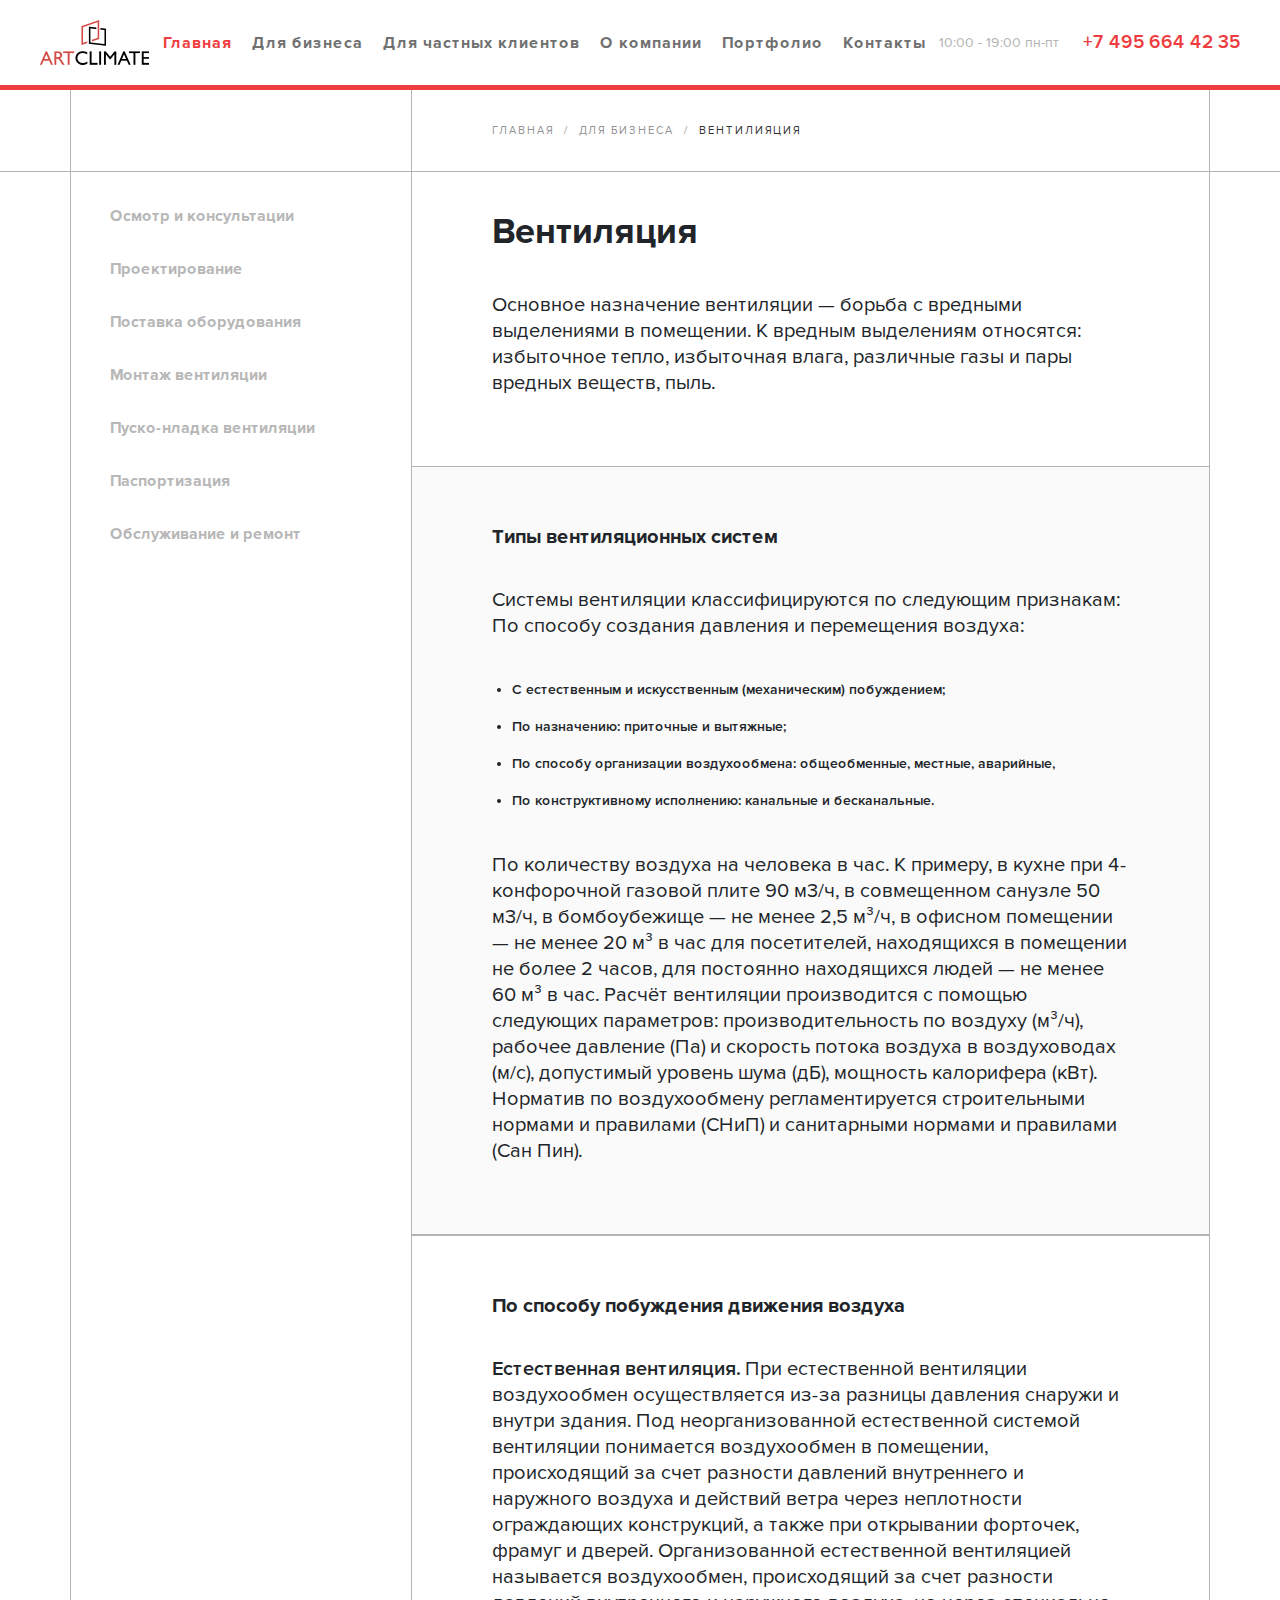
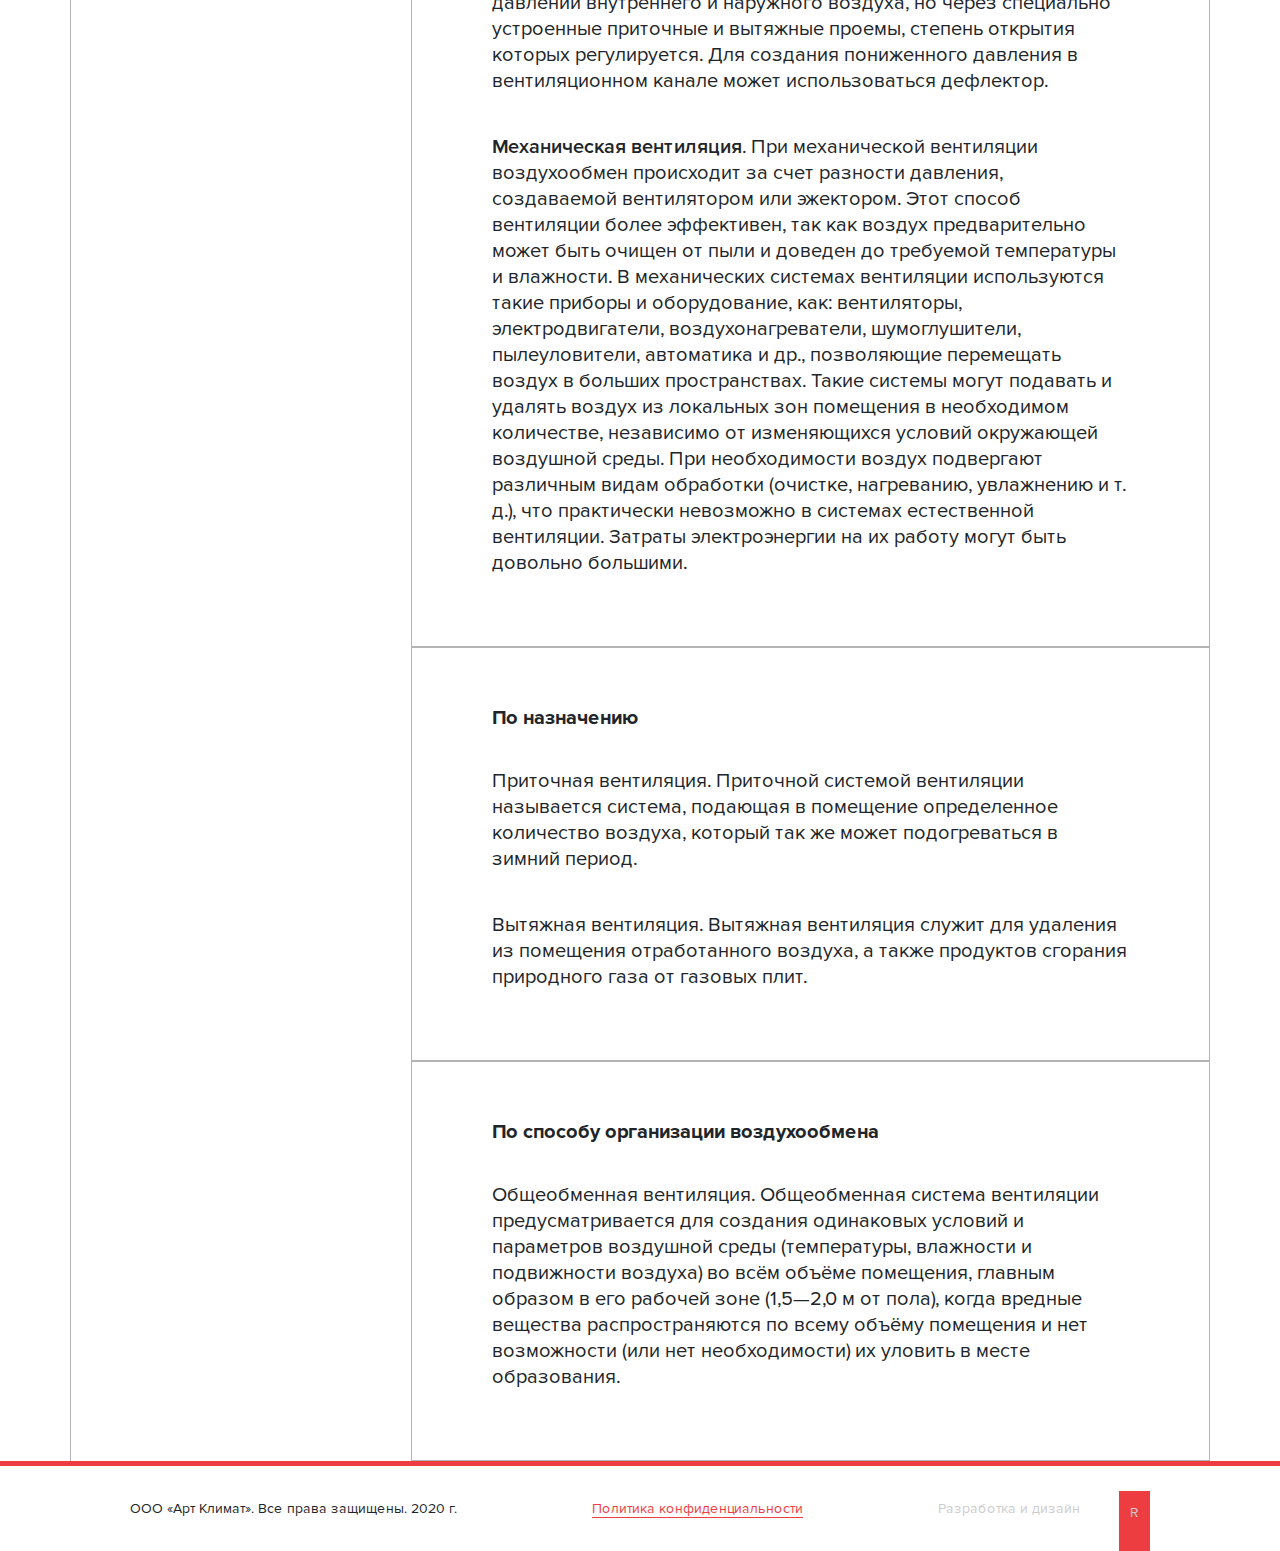
<file: html/for-bissnes-service.html>
<!DOCTYPE html>
<html lang="ru">
  <head>
    <meta charset="UTF-8" />
    <meta name="viewport" content="width=device-width, initial-scale=1.0" />
    <meta http-equiv="X-UA-Compatible" content="ie=edge" />
    <title>Document</title>

    <link rel="stylesheet" type="text/css" href="../css/text-page.css" />
  </head>
  <body>
    <div class="main">
      <header class="header" id="menu">
        <div class="logo">
          <a href="">
            <img src="../img/logo.png" />
          </a>
        </div>

        <nav class="nav">
          <ul>
            <li class="active"><a href="">Главная</a></li>
            <li><a href="">Для бизнеса</a></li>
            <li><a href="">Для частных клиентов</a></li>
            <li><a href="">О компании</a></li>
            <li><a href="">Портфолио</a></li>
            <li><a href="">Контакты</a></li>
          </ul>
        </nav>

        <div class="header_info">
          <div class="data">10:00 - 19:00 пн-пт</div>
          <div class="phone">
            <a href="tel:+74956644235">+7 495 664 42 35</a>
          </div>
        </div>
        <div class="nav-mobile">
          <nav class="nav">
            <ul>
              <li class="active"><a>Главная</a></li>
              <li><a>Для бизнеса</a></li>
              <li><a>Для частных клиентов</a></li>
              <li><a>О компании</a></li>
              <li><a>Портфолио</a></li>
              <li><a>Контакты</a></li>
            </ul>
          </nav>

          <div class="header_info">
            <div class="data">10:00 - 19:00 пн-пт</div>
            <div class="phone">
              <a href="tel:+74956644235">+7 495 664 42 35</a>
            </div>
          </div>
        </div>
        <div class="burger-menu">
          <div class="burger-wrap">
            <span class="burger-item1"></span>
            <span class="burger-item2"></span>
            <span class="burger-item3"></span>
          </div>
        </div>
      </header>
      <div class="text-page">
        <div class="wrap-fluid page-top">
          <div class="wrap">
            <div class="item30 item"></div>
            <div class="item70 item">
              <div class="breadcrum">
                <ul>
                  <li><a href="">Главная</a></li>
                  <li><a href="">Для бизнеса</a></li>
                  <li class="last-child">Вентилияция</li>
                </ul>
              </div>
            </div>
          </div>
        </div>
        <div class="wrap-fluid page-mid">
          <div class="wrap ">
            <div class="item30">
              <div class="left-menu">
                <div class="left-menu-top">
                  <ul>
                    <li><a href="">Осмотр и консультации</a></li>
                    <li><a href="">Проектирование</a></li>
                    <li><a href="">Поставка оборудования</a></li>
                    <li><a href="">Монтаж вентиляции</a></li>
                    <li><a href="">Пуско-нладка вентиляции </a></li>
                    <li><a href="">Паспортизация</a></li>
                    <li><a href="">Обслуживание и ремонт</a></li>
                  </ul>
                </div>
              </div>
            </div>
            <div class="item70">
              <div class="right-content">
                <div class="text-title">
                  <h1>Вентиляция</h1>
                  <p>
                    Основное назначение вентиляции — борьба с вредными
                    выделениями в помещении. К вредным выделениям относятся:
                    избыточное тепло, избыточная влага, различные газы и пары
                    вредных веществ, пыль.
                  </p>
                </div>
                <div class="text-wrap grey">
                  <h2>Типы вентиляционных систем</h2>
                  <p>
                    Системы вентиляции классифицируются по следующим признакам:
                    По способу создания давления и перемещения воздуха:
                  </p>
                  <ul>
                    <li>
                      C естественным и искусственным (механическим) побуждением;
                    </li>
                    <li>По назначению: приточные и вытяжные;</li>
                    <li>
                      По способу организации воздухообмена: общеобменные,
                      местные, аварийные,
                    </li>
                    <li>
                      По конструктивному исполнению: канальные и бесканальные.
                    </li>
                  </ul>
                  <p>
                    По количеству воздуха на человека в час. К примеру, в кухне
                    при 4-конфорочной газовой плите 90 м3/ч, в совмещенном
                    санузле 50 м3/ч, в бомбоубежище — не менее 2,5 м³/ч, в
                    офисном помещении — не менее 20 м³ в час для посетителей,
                    находящихся в помещении не более 2 часов, для постоянно
                    находящихся людей — не менее 60 м³ в час. Расчёт вентиляции
                    производится с помощью следующих параметров:
                    производительность по воздуху (м³/ч), рабочее давление (Па)
                    и скорость потока воздуха в воздуховодах (м/с), допустимый
                    уровень шума (дБ), мощность калорифера (кВт). Норматив по
                    воздухообмену регламентируется строительными нормами и
                    правилами (СНиП) и санитарными нормами и правилами (Сан
                    Пин).
                  </p>
                </div>
                <div class="text-wrap">
                  <h2>По способу побуждения движения воздуха</h2>
                  <p>
                    <b>Естественная вентиляция.</b> При естественной вентиляции
                    воздухообмен осуществляется из-за разницы давления снаружи и
                    внутри здания. Под неорганизованной естественной системой
                    вентиляции понимается воздухообмен в помещении, происходящий
                    за счет разности давлений внутреннего и наружного воздуха и
                    действий ветра через неплотности ограждающих конструкций, а
                    также при открывании форточек, фрамуг и дверей.
                    Организованной естественной вентиляцией называется
                    воздухообмен, происходящий за счет разности давлений
                    внутреннего и наружного воздуха, но через специально
                    устроенные приточные и вытяжные проемы, степень открытия
                    которых регулируется. Для создания пониженного давления в
                    вентиляционном канале может использоваться дефлектор.
                  </p>
                  <p>
                    <b>Механическая вентиляция</b>. При механической вентиляции
                    воздухообмен происходит за счет разности давления,
                    создаваемой вентилятором или эжектором. Этот способ
                    вентиляции более эффективен, так как воздух предварительно
                    может быть очищен от пыли и доведен до требуемой температуры
                    и влажности. В механических системах вентиляции используются
                    такие приборы и оборудование, как: вентиляторы,
                    электродвигатели, воздухонагреватели, шумоглушители,
                    пылеуловители, автоматика и др., позволяющие перемещать
                    воздух в больших пространствах. Такие системы могут подавать
                    и удалять воздух из локальных зон помещения в необходимом
                    количестве, независимо от изменяющихся условий окружающей
                    воздушной среды. При необходимости воздух подвергают
                    различным видам обработки (очистке, нагреванию, увлажнению и
                    т. д.), что практически невозможно в системах естественной
                    вентиляции. Затраты электроэнергии на их работу могут быть
                    довольно большими.
                  </p>
                </div>
                <div class="text-wrap">
                  <h2>По назначению</h2>
                  <p>
                    Приточная вентиляция. Приточной системой вентиляции
                    называется система, подающая в помещение определенное
                    количество воздуха, который так же может подогреваться в
                    зимний период.
                  </p>
                  <p>
                    Вытяжная вентиляция. Вытяжная вентиляция служит для удаления
                    из помещения отработанного воздуха, а также продуктов
                    сгорания природного газа от газовых плит.
                  </p>
                </div>
                <div class="text-wrap">
                  <h2>По способу организации воздухообмена</h2>
                  <p>
                    Общеобменная вентиляция. Общеобменная система вентиляции
                    предусматривается для создания одинаковых условий и
                    параметров воздушной среды (температуры, влажности и
                    подвижности воздуха) во всём объёме помещения, главным
                    образом в его рабочей зоне (1,5—2,0 м от пола), когда
                    вредные вещества распространяются по всему объёму помещения
                    и нет возможности (или нет необходимости) их уловить в месте
                    образования.
                  </p>
                </div>
              </div>
            </div>
          </div>
        </div>
      </div>

      <footer class="footer">
        <div class="wrap">
          <div class="footer_copi">
            ООО «Арт Климат». Все права защищены. 2020 г.
          </div>
          <div class="footer_polici">
            <a href="">Политика конфиденциальности</a>
          </div>
          <div class="footer_autor">
            <span>Разработка и дизайн</span>
            <div class="footer_logo">R</div>
          </div>
        </div>
      </footer>
    </div>
    <script src="../js/main.js"></script>
  </body>
</html>
</file>
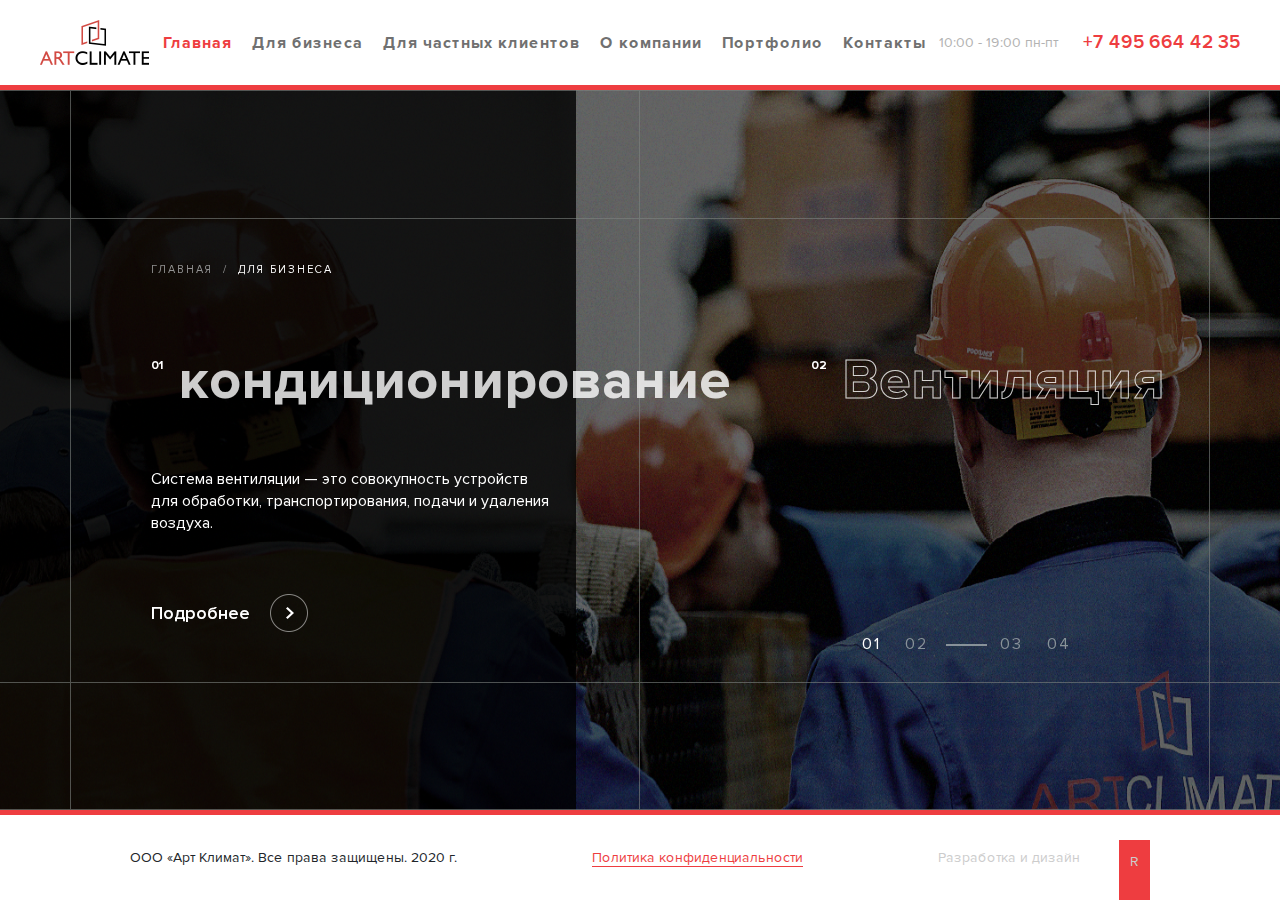
<file: html/for-bissnes.html>
<!DOCTYPE html>
<html lang="ru">
  <head>
    <meta charset="UTF-8" />
    <meta name="viewport" content="width=device-width, initial-scale=1.0" />
    <meta http-equiv="X-UA-Compatible" content="ie=edge" />
    <title>Document</title>

    <link rel="stylesheet" type="text/css" href="../css/for-bissnes.css" />
  </head>
  <body>
    <div class="main">
      <header class="header" id="menu">
        <div class="logo">
          <a href="">
            <img src="../img/logo.png" />
          </a>
        </div>

        <nav class="nav">
          <ul>
            <li class="active"><a href="">Главная</a></li>
            <li><a href="">Для бизнеса</a></li>
            <li><a href="">Для частных клиентов</a></li>
            <li><a href="">О компании</a></li>
            <li><a href="">Портфолио</a></li>
            <li><a href="">Контакты</a></li>
          </ul>
        </nav>

        <div class="header_info">
          <div class="data">10:00 - 19:00 пн-пт</div>
          <div class="phone">
            <a href="tel:+74956644235">+7 495 664 42 35</a>
          </div>
        </div>
        <div class="nav-mobile">
          <nav class="nav">
            <ul>
              <li class="active"><a>Главная</a></li>
              <li><a>Для бизнеса</a></li>
              <li><a>Для частных клиентов</a></li>
              <li><a>О компании</a></li>
              <li><a>Портфолио</a></li>
              <li><a>Контакты</a></li>
            </ul>
          </nav>

          <div class="header_info">
            <div class="data">10:00 - 19:00 пн-пт</div>
            <div class="phone">
              <a href="tel:+74956644235">+7 495 664 42 35</a>
            </div>
          </div>
        </div>
        <div class="burger-menu">
          <div class="burger-wrap">
            <span class="burger-item1"></span>
            <span class="burger-item2"></span>
            <span class="burger-item3"></span>
          </div>
        </div>
      </header>

      <div class="slider-section">
        <div class="slider-black-fon"></div>
        <div class="slider-fon-wrap">
         
          <div class="slider-fon lazy">
            <div class="slider-fon-item">
              <img src="../img/sec2-fon.png" />
            </div>
            <div class="slider-fon-item">
              <img src="../img/sec3-fon.png" />
            </div>
            <div class="slider-fon-item">
              <img src="../img/sec5-fon.png" />
            </div>
            <div class="slider-fon-item">
              <img src="../img/sec4-fon.png" />
            </div>
          </div>
        </div>
        <div class="wrap-fluid top-row slider-top">
          <div class="wrap">
            <div class="item50 item"></div>
            <div class="item50 item"></div>
          </div>
        </div>
        <div class="wrap-fluid slider-mid mid-row">
          <div class="wrap">
            <div class="item50 item">
              <div class="breadcrum">
                <ul>
                  <li><a href="">Главная</a></li>
                  <li class="last-child">Для бизнеса</li>
                </ul>
              </div>
            </div>
            <div class="item50 item"></div>
          </div>
        </div>
        <div class="wrap-fluid slider-mid mid-row">
          <div class="slider-wrap wrap">
            <div class="slider-fon"></div>
            <div class="slider variable">
              <div class="slider_item">
                <div class="slider_item_tittle">
                  <span>01</span>
                  <h1>кондиционирование</h1>
                </div>
                <div class="slider_item_content">
                  <p>
                    Система вентиляции — это совокупность устройств для
                    обработки, транспортирования, подачи и удаления воздуха.
                  </p>
                  <a href=""
                    ><span>Подробнее</span
                    ><img src="../img/button.png" alt="картинка" />
                  </a>
                </div>
              </div>
              <div class="slider_item">
                <div class="slider_item_tittle">
                  <span>02</span>
                  <h1>Вентиляция</h1>
                </div>
                <div class="slider_item_content">
                  <p>
                    Система вентиляции — это совокупность устройств для
                    обработки, транспортирования, подачи и удаления воздуха.
                  </p>
                  <a href=""
                    ><span>Подробнее</span
                    ><img src="../img/button.png" alt="картинка" />
                  </a>
                </div>
              </div>
              <div class="slider_item">
                <div class="slider_item_tittle">
                  <span>03</span>
                  <h1>Вентиляция</h1>
                </div>
                <div class="slider_item_content">
                  <p>
                    Система вентиляции — это совокупность устройств для
                    обработки, транспортирования, подачи и удаления воздуха.
                  </p>
                  <a href=""
                    ><span>Подробнее</span
                    ><img src="../img/button.png" alt="картинка" />
                  </a>
                </div>
              </div>
              <div class="slider_item">
                <div class="slider_item_tittle">
                  <span>04</span>
                  <h1>Отопление</h1>
                </div>
                <div class="slider_item_content">
                  <p>
                    Система вентиляции — это совокупность устройств для
                    обработки, транспортирования, подачи и удаления воздуха.
                  </p>
                  <a href=""
                    ><span>Подробнее</span
                    ><img src="../img/button.png" alt="картинка" />
                  </a>
                </div>
              </div>
            </div>
          </div>
        </div>
        <div class="wrap-fluid top-row slider-bot">
          <div class="wrap">
            <div class="item50 item"></div>
            <div class="item50 item"></div>
          </div>
        </div>
      </div>
      <footer class="footer">
        <div class="wrap">
          <div class="footer_copi">
            ООО «Арт Климат». Все права защищены. 2020 г.
          </div>
          <div class="footer_polici">
            <a href="">Политика конфиденциальности</a>
          </div>
          <div class="footer_autor">
            <span>Разработка и дизайн</span>
            <div class="footer_logo">R</div>
          </div>
        </div>
      </footer>
    </div>
    <script src="../js/main.js"></script>
  </body>
</html>
</file>
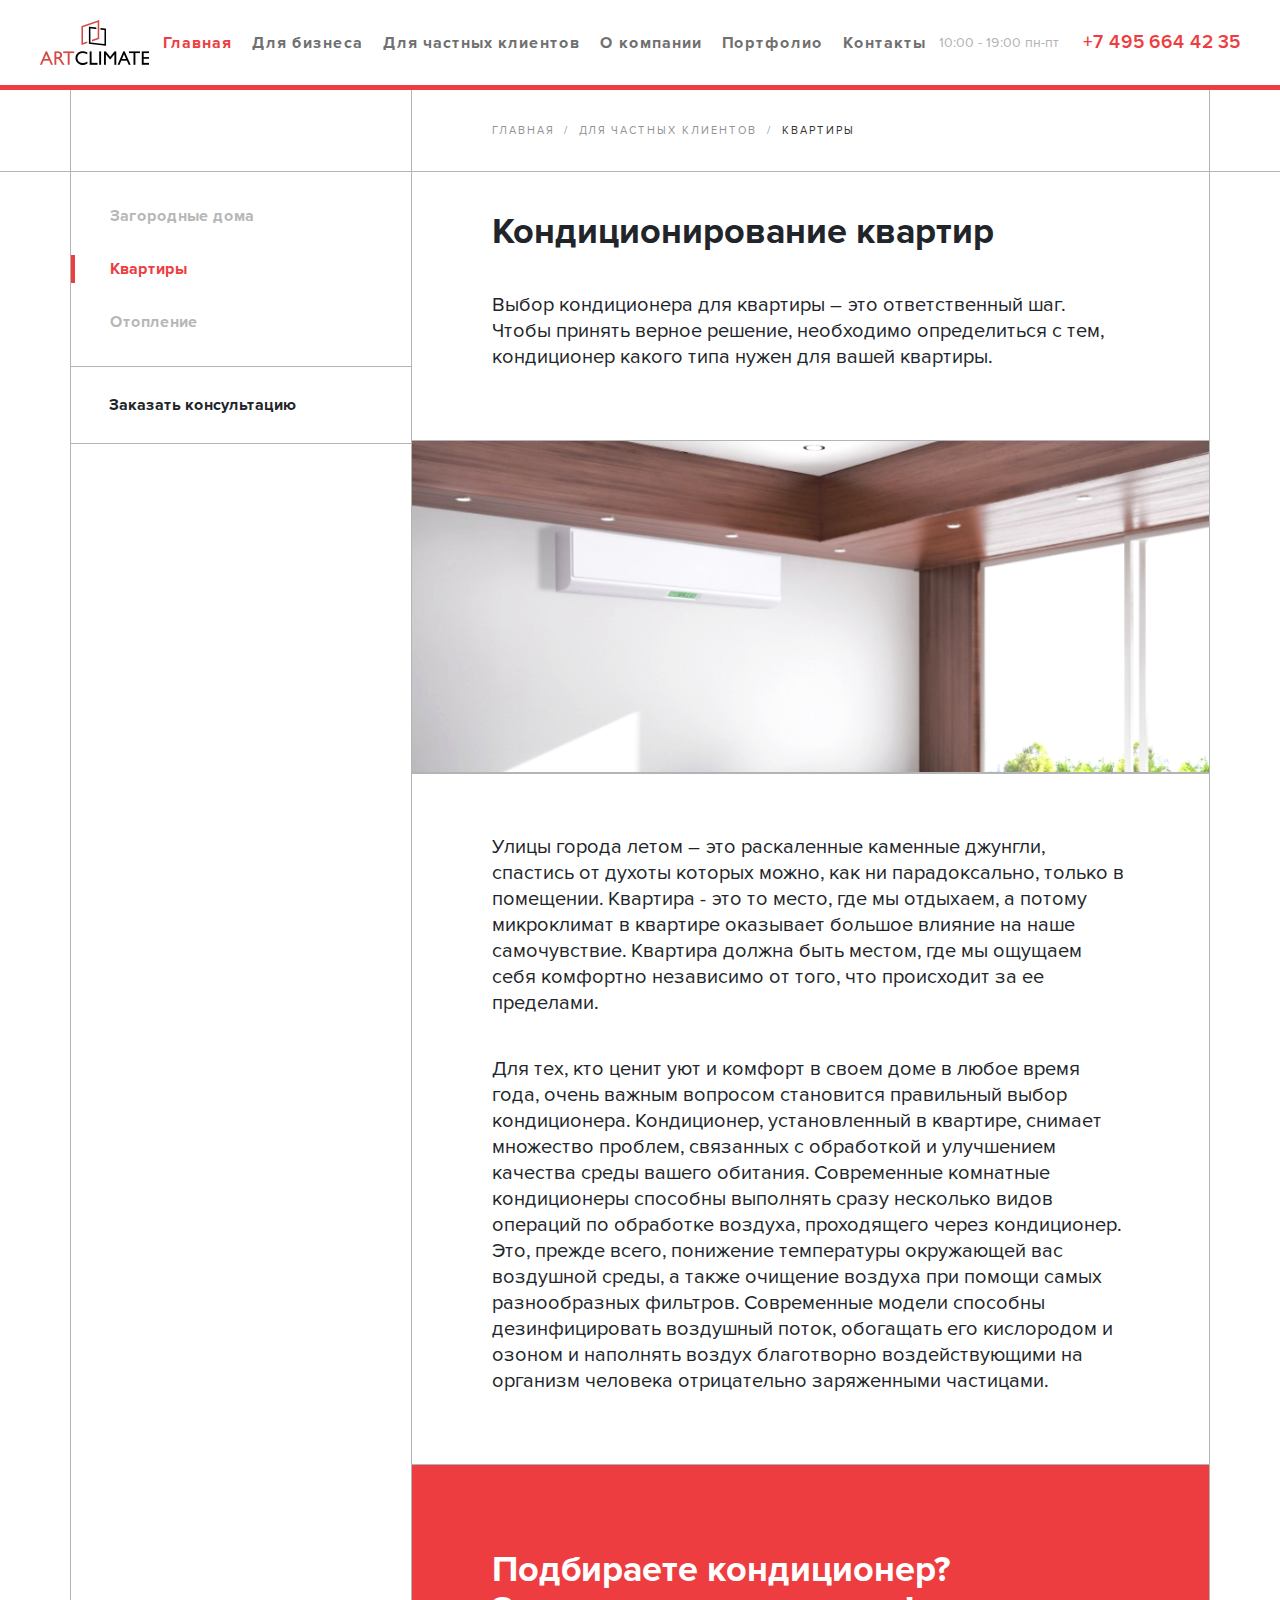
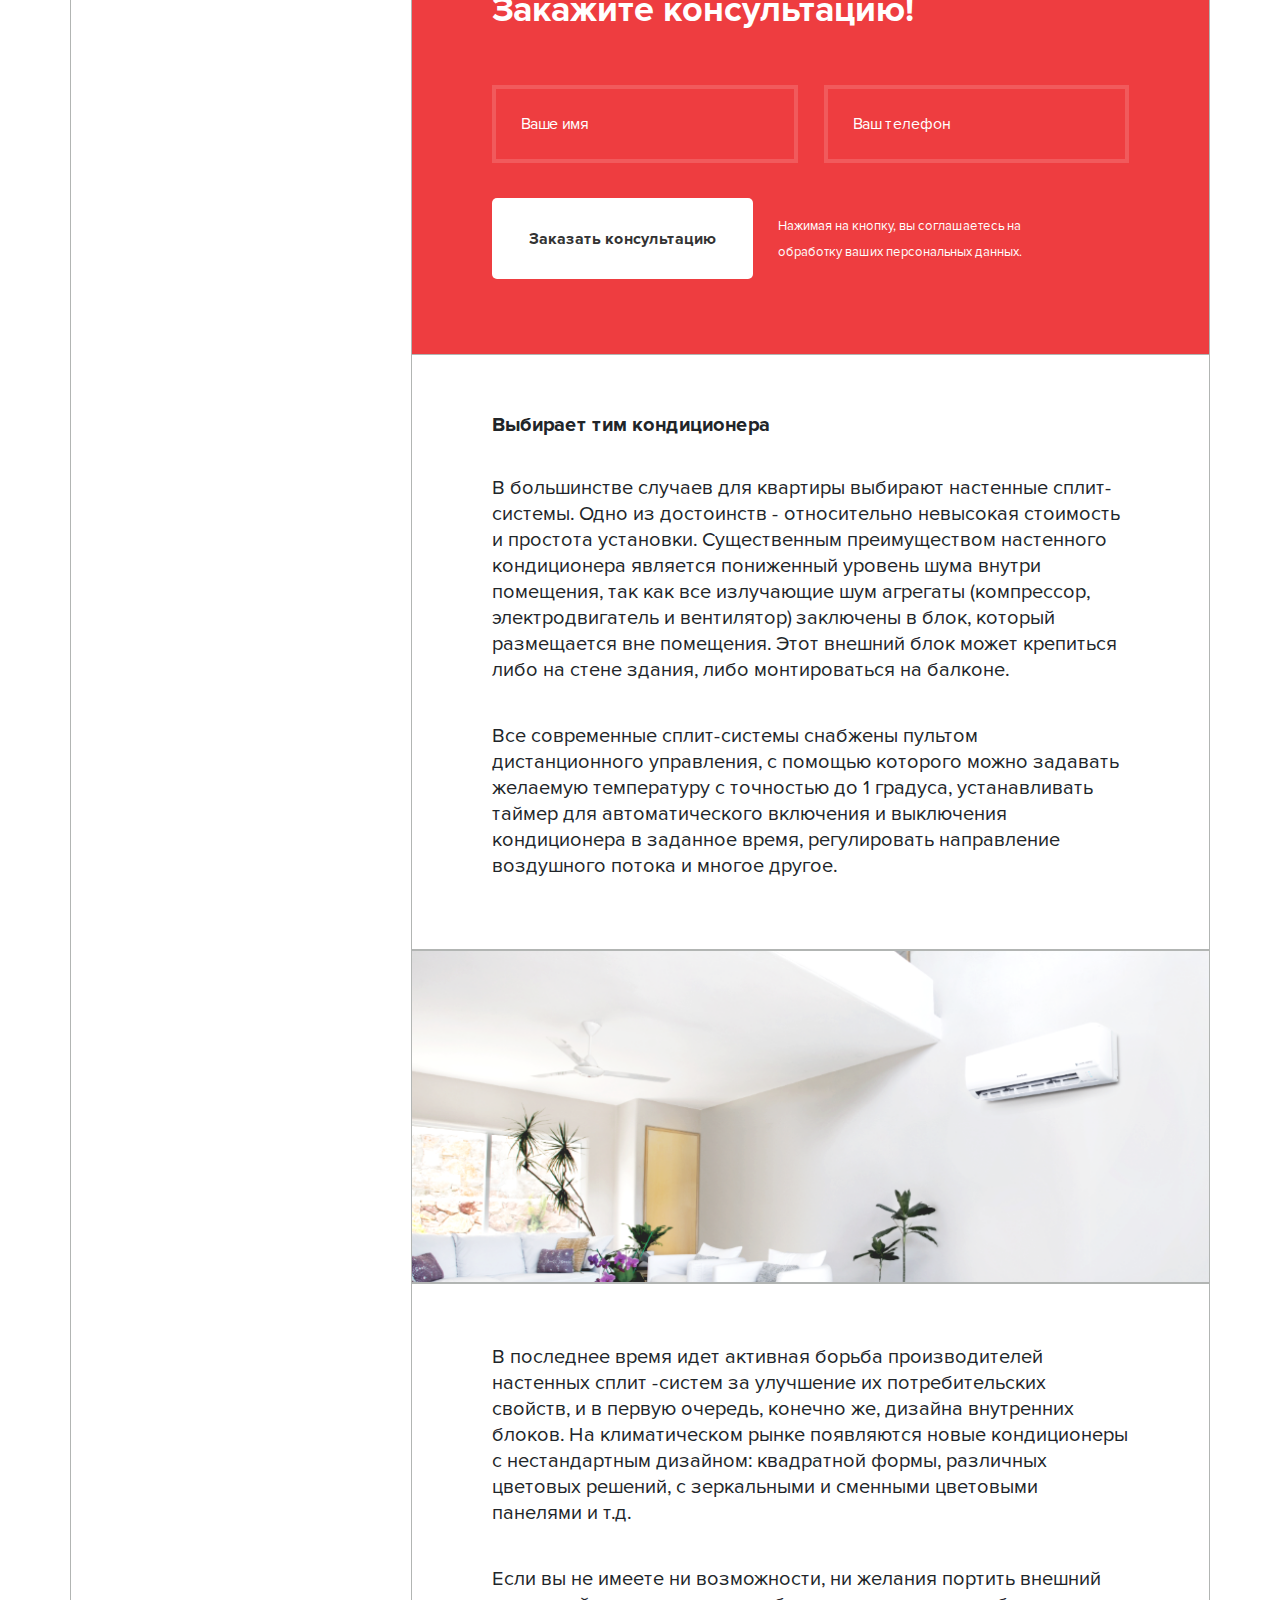
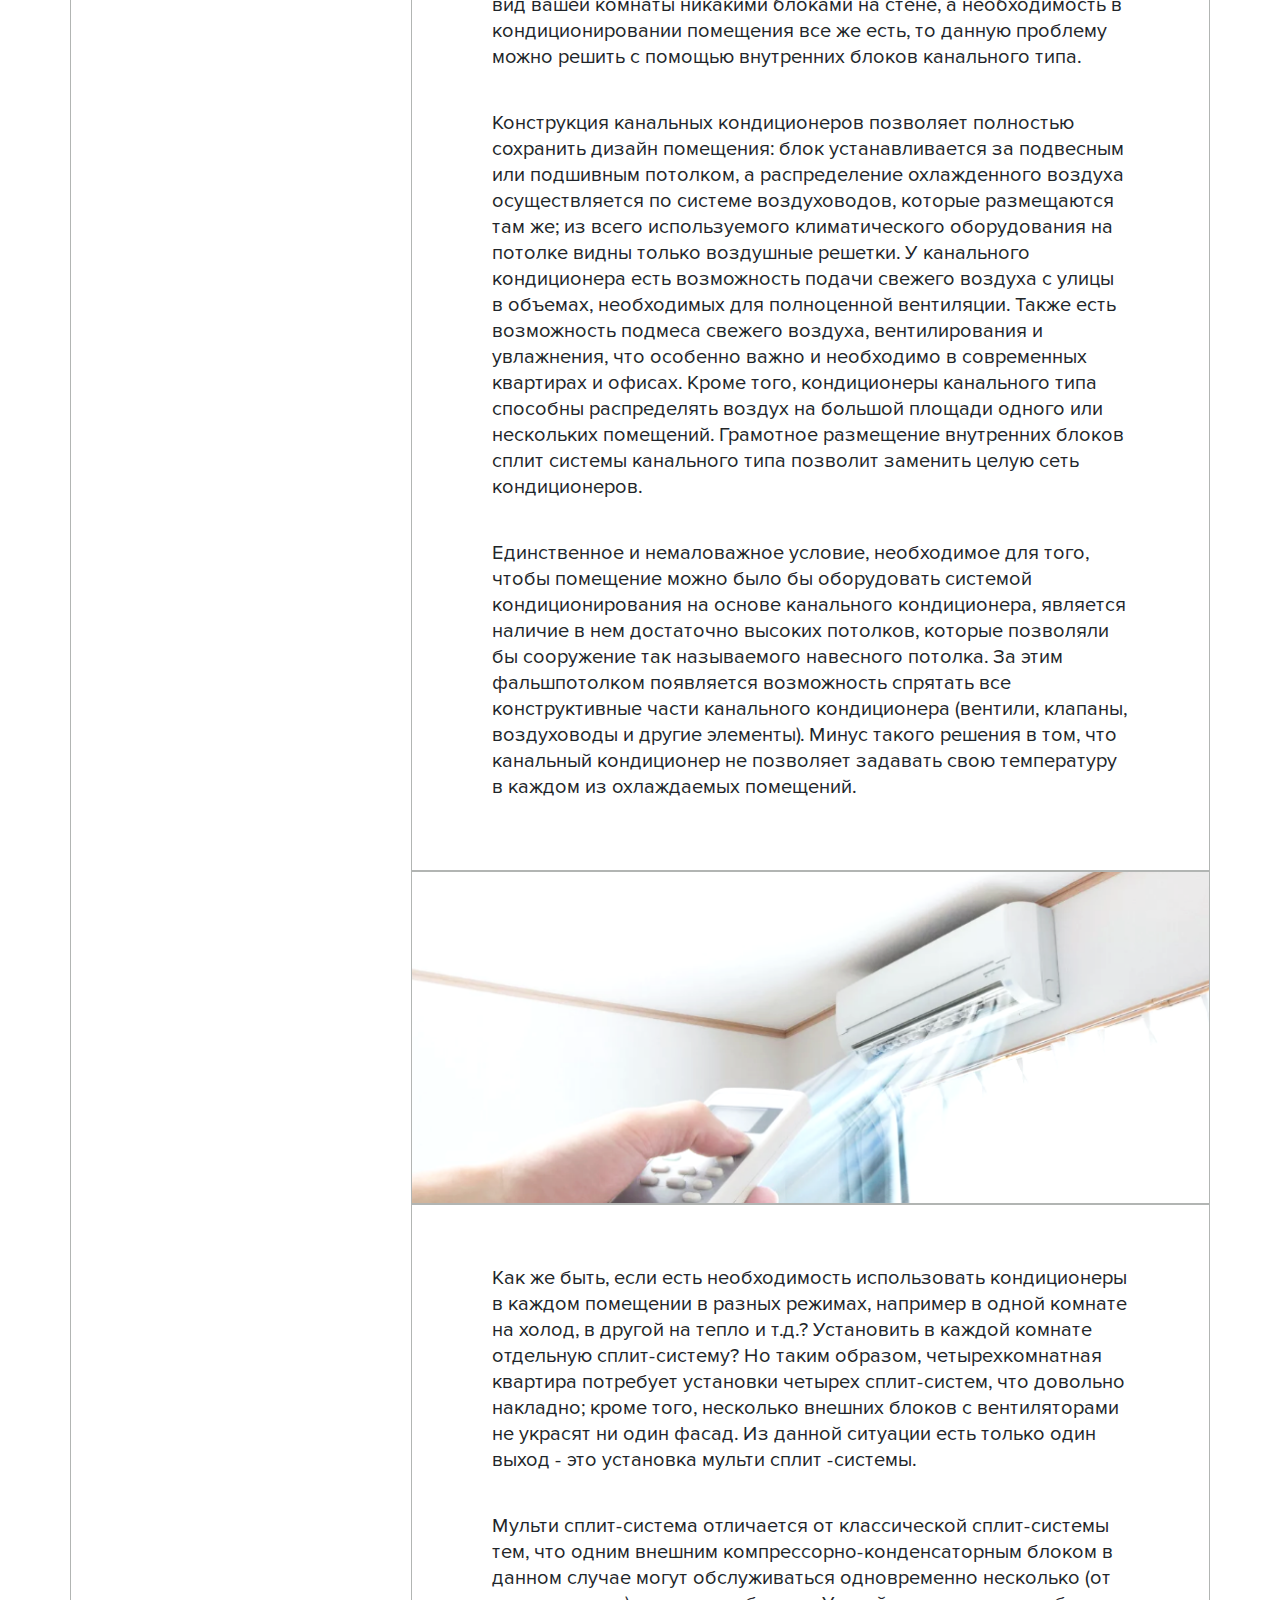
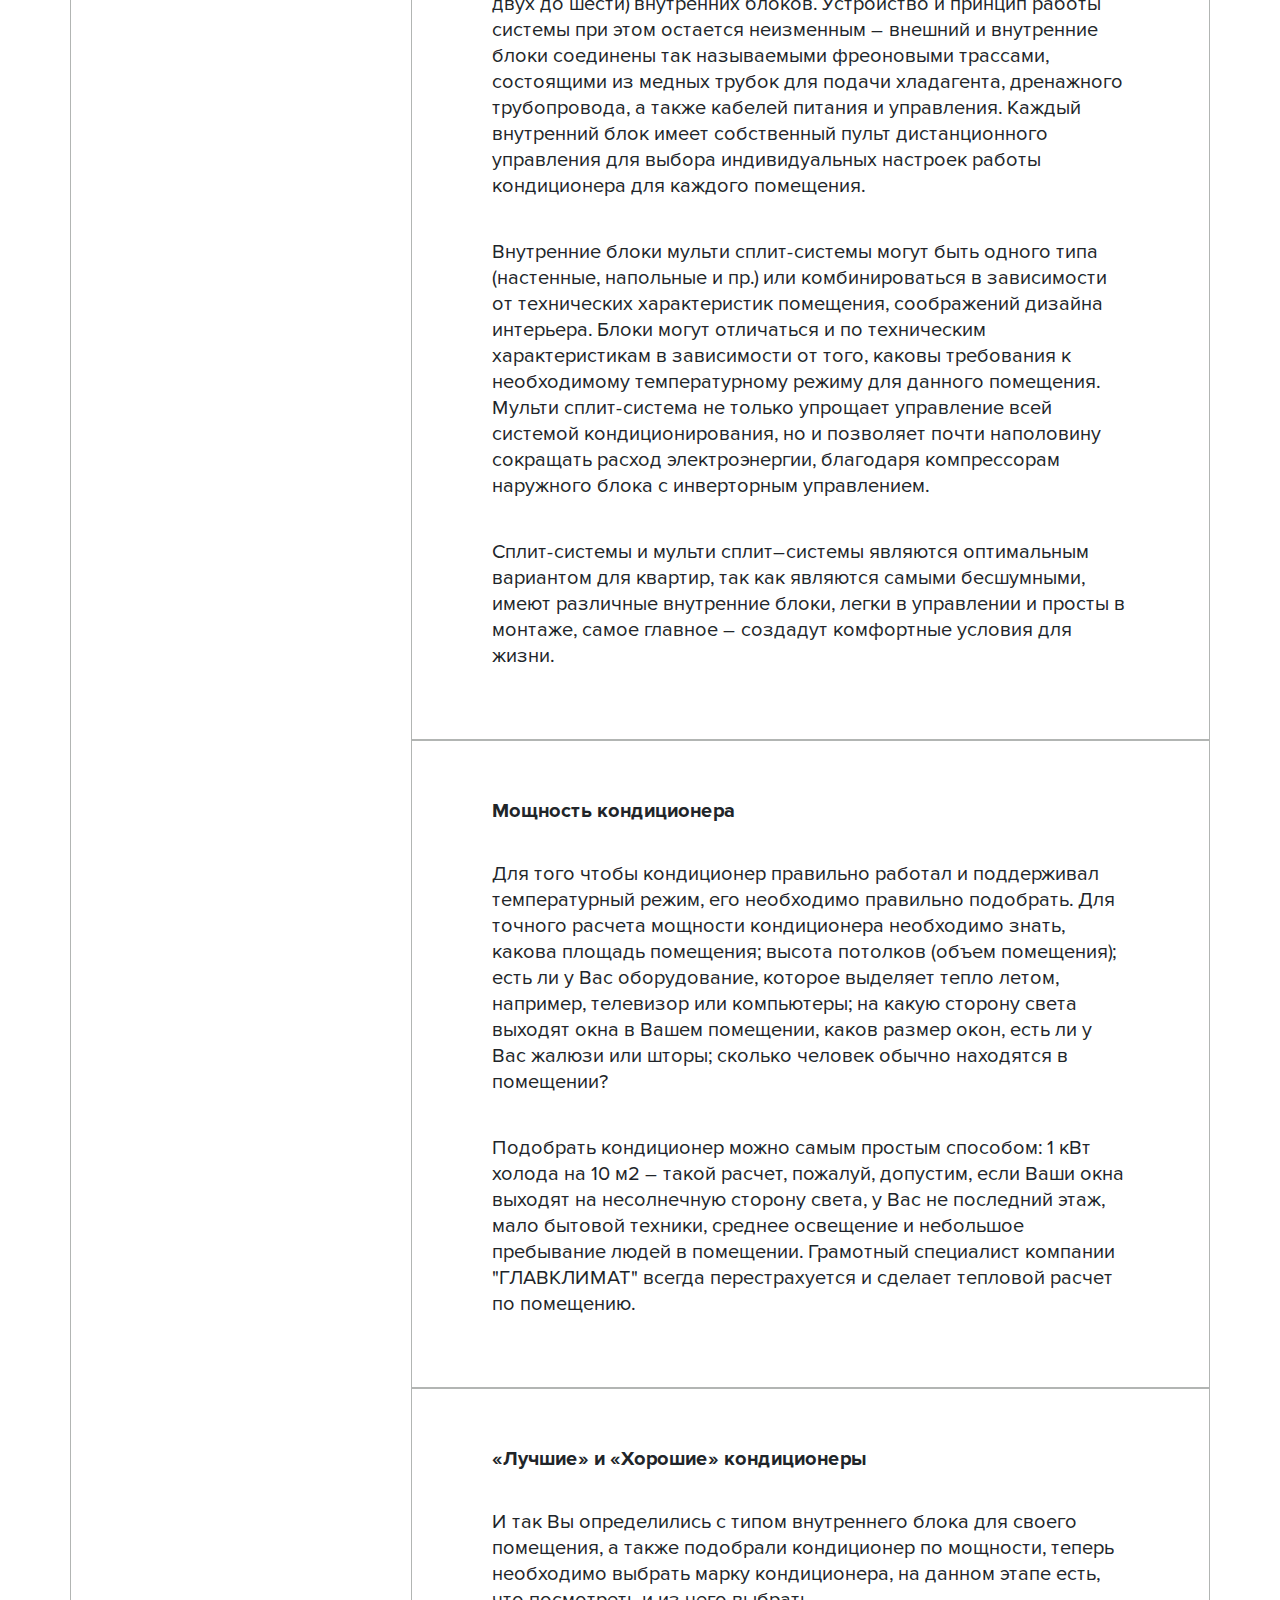
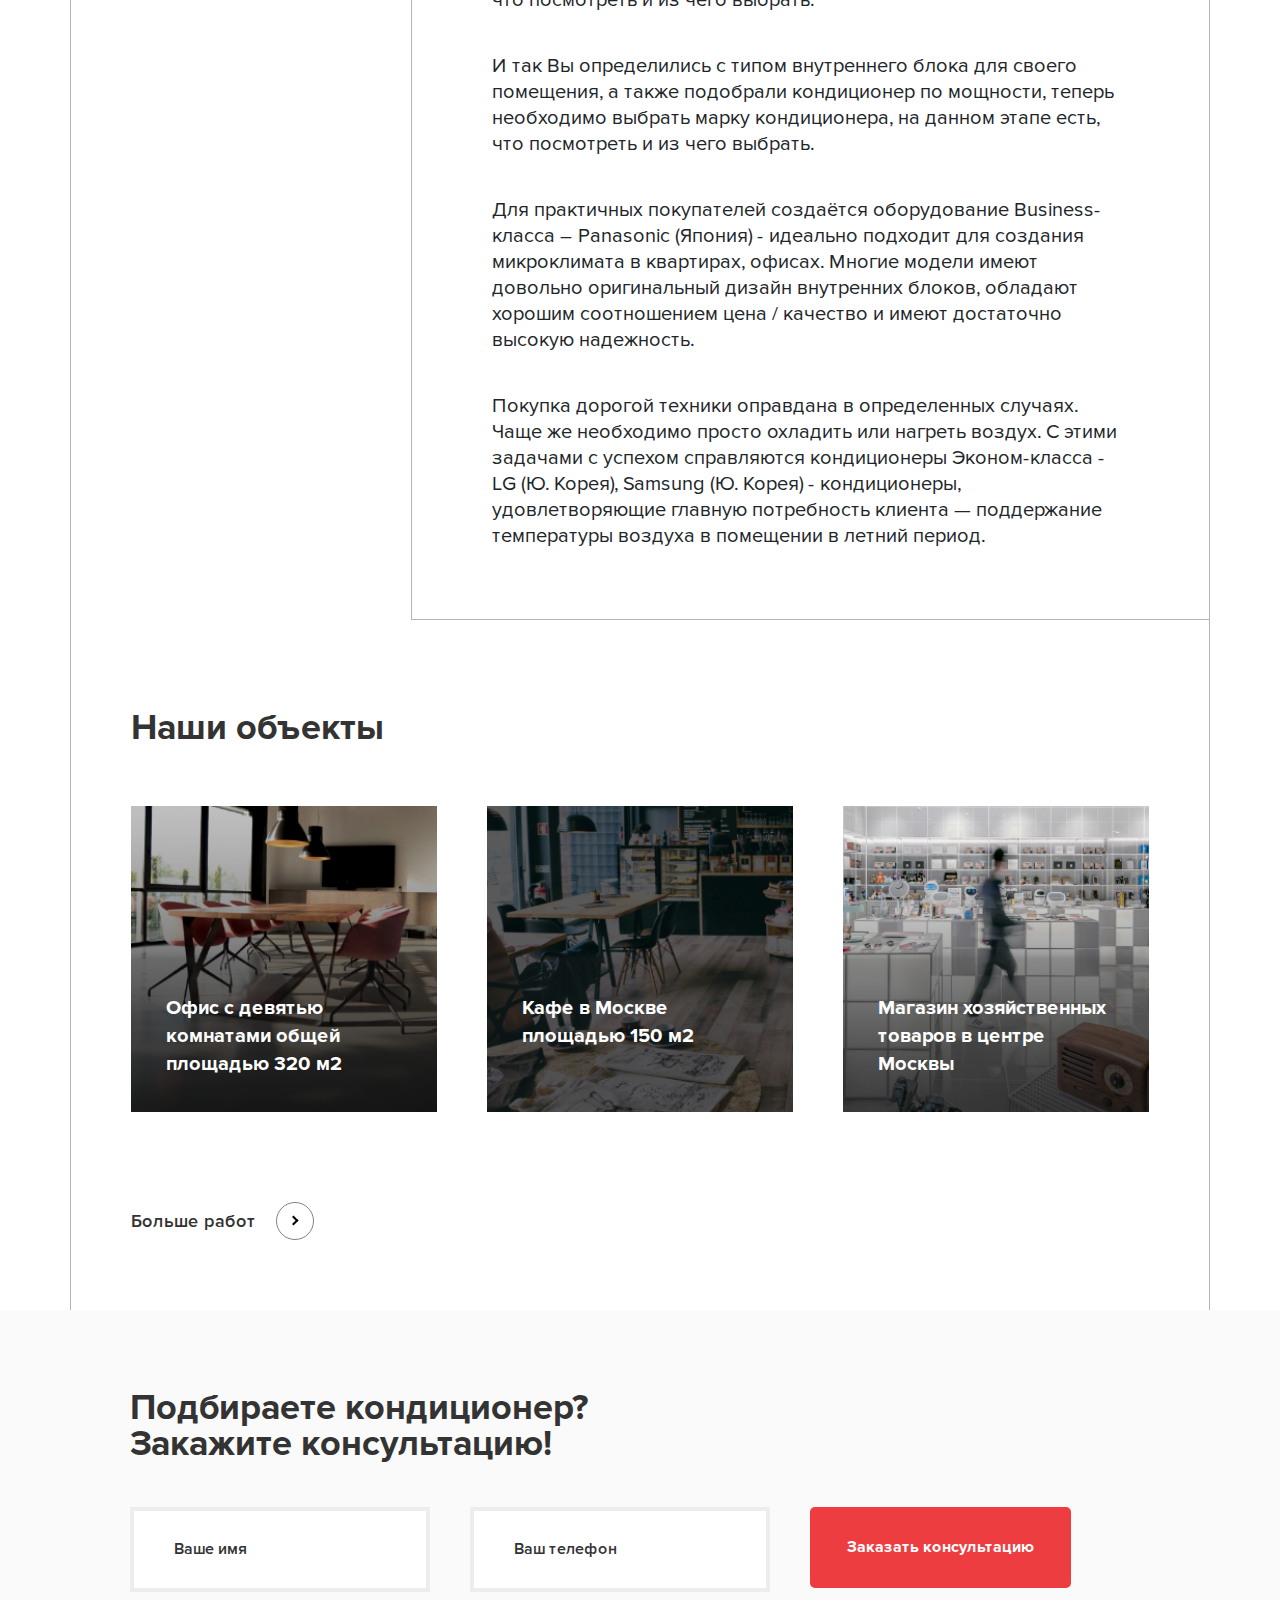
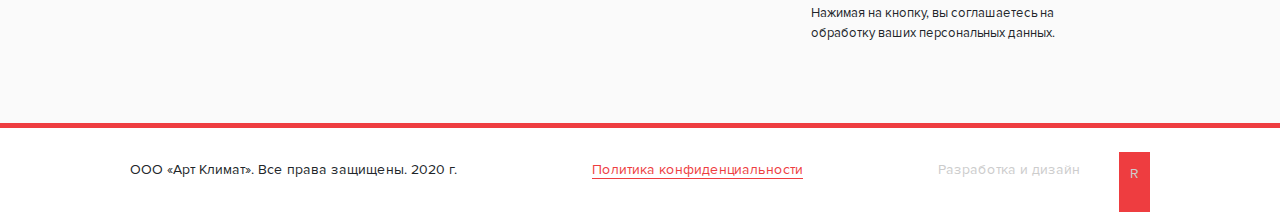
<file: html/for-client-service.html>
<!DOCTYPE html>
<html lang="ru">
  <head>
    <meta charset="UTF-8" />
    <meta name="viewport" content="width=device-width, initial-scale=1.0" />
    <meta http-equiv="X-UA-Compatible" content="ie=edge" />
    <title>Document</title>

    <link rel="stylesheet" type="text/css" href="../css/text-page.css" />
  </head>
  <body>
    <div class="main">
      <header class="header" id="menu">
        <div class="logo">
          <a href="">
            <img src="../img/logo.png" />
          </a>
        </div>

        <nav class="nav">
          <ul>
            <li class="active"><a href="">Главная</a></li>
            <li><a href="">Для бизнеса</a></li>
            <li><a href="">Для частных клиентов</a></li>
            <li><a href="">О компании</a></li>
            <li><a href="">Портфолио</a></li>
            <li><a href="">Контакты</a></li>
          </ul>
        </nav>

        <div class="header_info">
          <div class="data">10:00 - 19:00 пн-пт</div>
          <div class="phone">
            <a href="tel:+74956644235">+7 495 664 42 35</a>
          </div>
        </div>
        <div class="nav-mobile">
          <nav class="nav">
            <ul>
              <li class="active"><a>Главная</a></li>
              <li><a>Для бизнеса</a></li>
              <li><a>Для частных клиентов</a></li>
              <li><a>О компании</a></li>
              <li><a>Портфолио</a></li>
              <li><a>Контакты</a></li>
            </ul>
          </nav>

          <div class="header_info">
            <div class="data">10:00 - 19:00 пн-пт</div>
            <div class="phone">
              <a href="tel:+74956644235">+7 495 664 42 35</a>
            </div>
          </div>
        </div>
        <div class="burger-menu">
          <div class="burger-wrap">
            <span class="burger-item1"></span>
            <span class="burger-item2"></span>
            <span class="burger-item3"></span>
          </div>
        </div>
      </header>
      <div class="text-page">
        <div class="wrap-fluid page-top">
          <div class="wrap">
            <div class="item30 item"></div>
            <div class="item70 item">
              <div class="breadcrum">
                <ul>
                  <li><a href="">Главная</a></li>
                  <li><a href="">Для частных клиентов</a></li>
                  <li class="last-child">Квартиры</li>
                </ul>
              </div>
            </div>
          </div>
        </div>
        <div class="wrap-fluid page-mid">
          <div class="wrap ">
            <div class="item30">
              <div class="left-menu">
                <div class="left-menu-top">
                  <ul>
                    <li><a href="">Загородные дома</a></li>
                    <li class="active"><a href="">Квартиры</a></li>
                    <li><a href="">Отопление</a></li>
                  </ul>
                </div>
                <div class="left-menu-bot scroll-to-form">
                  <a>Заказать консультацию</a>
                </div>
              </div>
            </div>
            <div class="item70">
              <div class="right-content">
                <div class="text-title">
                  <h1>Кондиционирование квартир</h1>
                  <p>
                    Выбор кондиционера для квартиры – это ответственный шаг.
                    Чтобы принять верное решение, необходимо определиться с тем,
                    кондиционер какого типа нужен для вашей квартиры.
                  </p>
                </div>
                <div class="text-wrap"><img src="../img/img1.png" /></div>
                <div class="text-wrap">
                  <p>
                    Улицы города летом – это раскаленные каменные джунгли,
                    спастись от духоты которых можно, как ни парадоксально,
                    только в помещении. Квартира - это то место, где мы
                    отдыхаем, а потому микроклимат в квартире оказывает большое
                    влияние на наше самочувствие. Квартира должна быть местом,
                    где мы ощущаем себя комфортно независимо от того, что
                    происходит за ее пределами.
                  </p>
                  <p>
                    Для тех, кто ценит уют и комфорт в своем доме в любое время
                    года, очень важным вопросом становится правильный выбор
                    кондиционера. Кондиционер, установленный в квартире, снимает
                    множество проблем, связанных с обработкой и улучшением
                    качества среды вашего обитания. Современные комнатные
                    кондиционеры способны выполнять сразу несколько видов
                    операций по обработке воздуха, проходящего через
                    кондиционер. Это, прежде всего, понижение температуры
                    окружающей вас воздушной среды, а также очищение воздуха при
                    помощи самых разнообразных фильтров. Современные модели
                    способны дезинфицировать воздушный поток, обогащать его
                    кислородом и озоном и наполнять воздух благотворно
                    воздействующими на организм человека отрицательно
                    заряженными частицами.
                  </p>
                </div>

                <div class="text-form">
                  <form>
                    <h1>
                      Подбираете кондиционер?<br />
                      Закажите консультацию!
                    </h1>
                    <div class="input-wrap">
                      <input type="text" placeholder="Ваше имя" />
                      <input type="text" placeholder="Ваш телефон" />
                    </div>
                    <div class="button-wrap">
                      <button type="submite">Заказать консультацию</button>
                      <p>
                        Нажимая на кнопку, вы соглашаетесь на обработку ваших
                        персональных данных.
                      </p>
                    </div>
                  </form>
                </div>
                <div class="text-wrap">
                  <h2>Выбирает тим кондиционера</h2>
                  <p>
                    В большинстве случаев для квартиры выбирают настенные
                    сплит-системы. Одно из достоинств - относительно невысокая
                    стоимость и простота установки. Существенным преимуществом
                    настенного кондиционера является пониженный уровень шума
                    внутри помещения, так как все излучающие шум агрегаты
                    (компрессор, электродвигатель и вентилятор) заключены в
                    блок, который размещается вне помещения. Этот внешний блок
                    может крепиться либо на стене здания, либо монтироваться на
                    балконе.
                  </p>
                  <p>
                    Все современные сплит-системы снабжены пультом
                    дистанционного управления, с помощью которого можно задавать
                    желаемую температуру с точностью до 1 градуса, устанавливать
                    таймер для автоматического включения и выключения
                    кондиционера в заданное время, регулировать направление
                    воздушного потока и многое другое.
                  </p>
                </div>
                <div class="text-wrap"><img src="../img/img2.png" /></div>
                <div class="text-wrap">
                  <p>
                    В последнее время идет активная борьба производителей
                    настенных сплит -систем за улучшение их потребительских
                    свойств, и в первую очередь, конечно же, дизайна внутренних
                    блоков. На климатическом рынке появляются новые кондиционеры
                    с нестандартным дизайном: квадратной формы, различных
                    цветовых решений, с зеркальными и сменными цветовыми
                    панелями и т.д.
                  </p>
                  <p>
                    Если вы не имеете ни возможности, ни желания портить внешний
                    вид вашей комнаты никакими блоками на стене, а необходимость
                    в кондиционировании помещения все же есть, то данную
                    проблему можно решить с помощью внутренних блоков канального
                    типа.
                  </p>
                  <p>
                    Конструкция канальных кондиционеров позволяет полностью
                    сохранить дизайн помещения: блок устанавливается за
                    подвесным или подшивным потолком, а распределение
                    охлажденного воздуха осуществляется по системе воздуховодов,
                    которые размещаются там же; из всего используемого
                    климатического оборудования на потолке видны только
                    воздушные решетки. У канального кондиционера есть
                    возможность подачи свежего воздуха с улицы в объемах,
                    необходимых для полноценной вентиляции. Также есть
                    возможность подмеса свежего воздуха, вентилирования и
                    увлажнения, что особенно важно и необходимо в современных
                    квартирах и офисах. Кроме того, кондиционеры канального типа
                    способны распределять воздух на большой площади одного или
                    нескольких помещений. Грамотное размещение внутренних блоков
                    сплит системы канального типа позволит заменить целую сеть
                    кондиционеров.
                  </p>
                  <p>
                    Единственное и немаловажное условие, необходимое для того,
                    чтобы помещение можно было бы оборудовать системой
                    кондиционирования на основе канального кондиционера,
                    является наличие в нем достаточно высоких потолков, которые
                    позволяли бы сооружение так называемого навесного потолка.
                    За этим фальшпотолком появляется возможность спрятать все
                    конструктивные части канального кондиционера (вентили,
                    клапаны, воздуховоды и другие элементы). Минус такого
                    решения в том, что канальный кондиционер не позволяет
                    задавать свою температуру в каждом из охлаждаемых помещений.
                  </p>
                </div>
                <div class="text-wrap"><img src="../img/img3.png" /></div>
                <div class="text-wrap">
                  <p>
                    Как же быть, если есть необходимость использовать
                    кондиционеры в каждом помещении в разных режимах, например в
                    одной комнате на холод, в другой на тепло и т.д.? Установить
                    в каждой комнате отдельную сплит-систему? Но таким образом,
                    четырехкомнатная квартира потребует установки четырех
                    сплит-систем, что довольно накладно; кроме того, несколько
                    внешних блоков с вентиляторами не украсят ни один фасад. Из
                    данной ситуации есть только один выход - это установка
                    мульти сплит -системы.
                  </p>
                  <p>
                    Мульти сплит-система отличается от классической
                    сплит-системы тем, что одним внешним
                    компрессорно-конденсаторным блоком в данном случае могут
                    обслуживаться одновременно несколько (от двух до шести)
                    внутренних блоков. Устройство и принцип работы системы при
                    этом остается неизменным – внешний и внутренние блоки
                    соединены так называемыми фреоновыми трассами, состоящими из
                    медных трубок для подачи хладагента, дренажного
                    трубопровода, а также кабелей питания и управления. Каждый
                    внутренний блок имеет собственный пульт дистанционного
                    управления для выбора индивидуальных настроек работы
                    кондиционера для каждого помещения.
                  </p>
                  <p>
                    Внутренние блоки мульти сплит-системы могут быть одного типа
                    (настенные, напольные и пр.) или комбинироваться в
                    зависимости от технических характеристик помещения,
                    соображений дизайна интерьера. Блоки могут отличаться и по
                    техническим характеристикам в зависимости от того, каковы
                    требования к необходимому температурному режиму для данного
                    помещения. Мульти сплит-система не только упрощает
                    управление всей системой кондиционирования, но и позволяет
                    почти наполовину сокращать расход электроэнергии, благодаря
                    компрессорам наружного блока с инверторным управлением.
                  </p>
                  <p>
                    Сплит-системы и мульти сплит–системы являются оптимальным
                    вариантом для квартир, так как являются самыми бесшумными,
                    имеют различные внутренние блоки, легки в управлении и
                    просты в монтаже, самое главное – создадут комфортные
                    условия для жизни.
                  </p>
                </div>
                <div class="text-wrap">
                  <h2>Мощность кондиционера</h2>
                  <p>
                    Для того чтобы кондиционер правильно работал и поддерживал
                    температурный режим, его необходимо правильно подобрать. Для
                    точного расчета мощности кондиционера необходимо знать,
                    какова площадь помещения; высота потолков (объем помещения);
                    есть ли у Вас оборудование, которое выделяет тепло летом,
                    например, телевизор или компьютеры; на какую сторону света
                    выходят окна в Вашем помещении, каков размер окон, есть ли у
                    Вас жалюзи или шторы; сколько человек обычно находятся в
                    помещении?
                  </p>
                  <p>
                    Подобрать кондиционер можно самым простым способом: 1 кВт
                    холода на 10 м2 – такой расчет, пожалуй, допустим, если Ваши
                    окна выходят на несолнечную сторону света, у Вас не
                    последний этаж, мало бытовой техники, среднее освещение и
                    небольшое пребывание людей в помещении. Грамотный специалист
                    компании "ГЛАВКЛИМАТ" всегда перестрахуется и сделает
                    тепловой расчет по помещению.
                  </p>
                </div>
                <div class="text-wrap">
                  <h2>«Лучшие» и «Хорошие» кондиционеры</h2>
                  <p>
                    И так Вы определились с типом внутреннего блока для своего
                    помещения, а также подобрали кондиционер по мощности, теперь
                    необходимо выбрать марку кондиционера, на данном этапе есть,
                    что посмотреть и из чего выбрать.
                  </p>
                  <p>
                    И так Вы определились с типом внутреннего блока для своего
                    помещения, а также подобрали кондиционер по мощности, теперь
                    необходимо выбрать марку кондиционера, на данном этапе есть,
                    что посмотреть и из чего выбрать.
                  </p>
                  <p>
                    Для практичных покупателей создаётся оборудование
                    Business-класса – Panasonic (Япония) - идеально подходит для
                    создания микроклимата в квартирах, офисах. Многие модели
                    имеют довольно оригинальный дизайн внутренних блоков,
                    обладают хорошим соотношением цена / качество и имеют
                    достаточно высокую надежность.
                  </p>
                  <p>
                    Покупка дорогой техники оправдана в определенных случаях.
                    Чаще же необходимо просто охладить или нагреть воздух. С
                    этими задачами с успехом справляются кондиционеры
                    Эконом-класса - LG (Ю. Корея), Samsung (Ю. Корея) -
                    кондиционеры, удовлетворяющие главную потребность клиента —
                    поддержание температуры воздуха в помещении в летний период.
                  </p>
                </div>
              </div>
            </div>
          </div>
        </div>
        <div class="wrap-fluid page-bot">
          <div class="wrap">
            <div class="work_obj">
              <div class="work_obj_title">Наши объекты</div>
              <div class="work_obj_wrap">
                <a href="" class="work_obj_item">
                  <img src="../img/work1.png" />
                  <div class="work_obj_item_sub">
                    <span>Офис с девятью комнатами общей площадью 320 м2</span>
                    <div href="" class="button-arrow">
                      <span>Смотреть</span>
                      <div class="arrow-img">
                        <div></div>
                      </div>
                    </div>
                  </div>
                </a>
                <a href="" class="work_obj_item">
                  <img src="../img/work2.png" />
                  <div class="work_obj_item_sub">
                    <span>Кафе в Москве площадью 150 м2</span>
                    <div href="" class="button-arrow">
                      <span>Смотреть</span>
                      <div class="arrow-img">
                        <div></div>
                      </div>
                    </div>
                  </div>
                </a>
                <a href="" class="work_obj_item">
                  <img src="../img/work3.png" />
                  <div class="work_obj_item_sub">
                    <span>Магазин хозяйственных товаров в центре Москвы</span>
                    <div href="" class="button-arrow">
                      <span>Смотреть</span>
                      <div class="arrow-img">
                        <div></div>
                      </div>
                    </div>
                  </div>
                </a>
              </div>
              <a href="" class="work_obj_more button-arrow ">
                <span>Больше работ</span>
                <div class="arrow-img">
                  <div></div>
                </div>
              </a>
            </div>
          </div>
        </div>
        <div class="wrap-fluid page-bottom-form">
          <div class="wrap">
            <form id="contact-form">
              <h1>
                Подбираете кондиционер?<br />
                Закажите консультацию!
              </h1>
              <div class="input-wrap">
                <input type="text" placeholder="Ваше имя" />
                <input type="text" placeholder="Ваш телефон" />
              </div>
              <div class="button-wrap">
                <button type="submite">Заказать консультацию</button>
                <p>
                  Нажимая на кнопку, вы соглашаетесь на обработку ваших
                  персональных данных.
                </p>
              </div>
            </form>
          </div>
        </div>
      </div>

      <footer class="footer">
        <div class="wrap">
          <div class="footer_copi">
            ООО «Арт Климат». Все права защищены. 2020 г.
          </div>
          <div class="footer_polici">
            <a href="">Политика конфиденциальности</a>
          </div>
          <div class="footer_autor">
            <span>Разработка и дизайн</span>
            <div class="footer_logo">R</div>
          </div>
        </div>
      </footer>
    </div>
    <script src="../js/main.js"></script>
  </body>
</html>
</file>
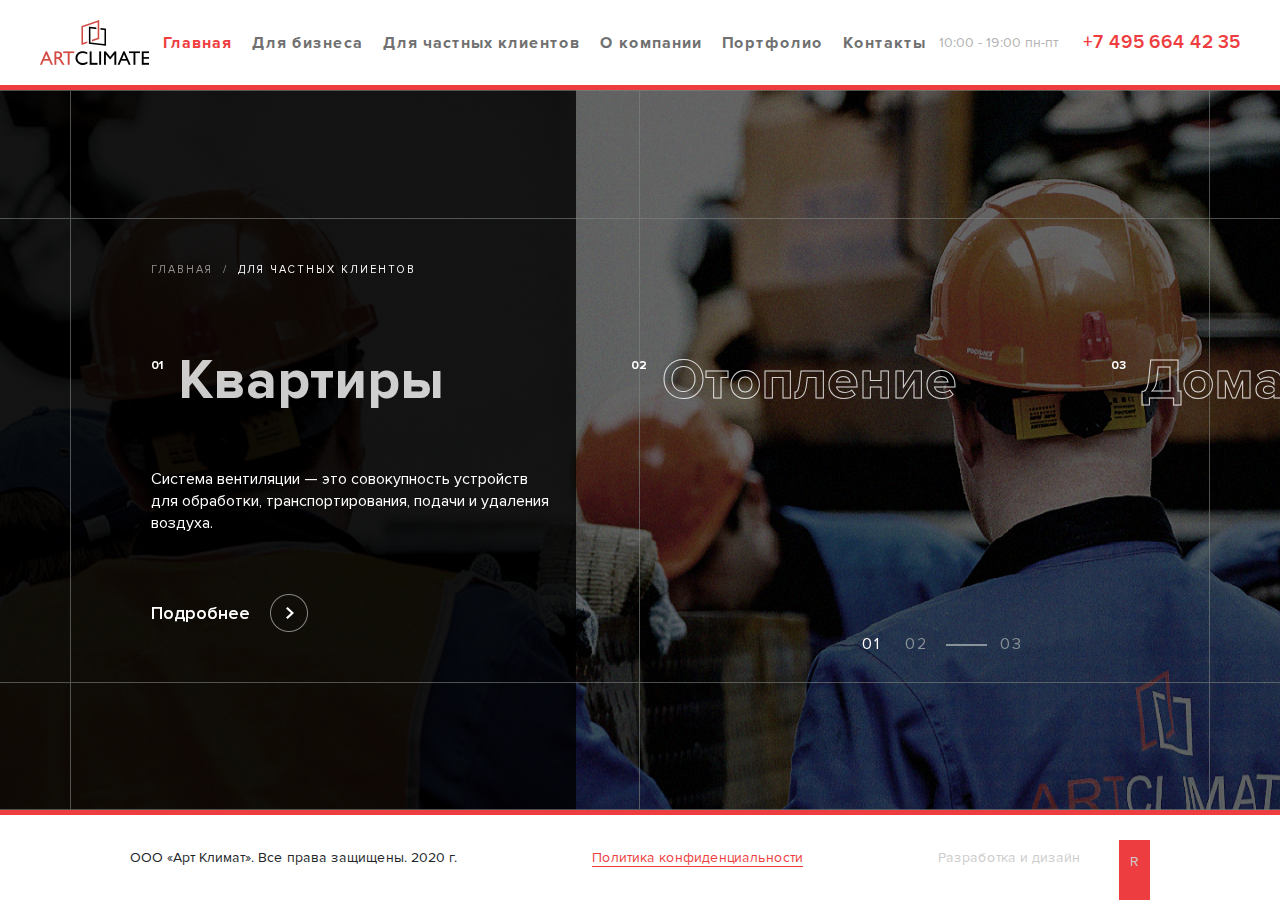
<file: html/for-client.html>
<!DOCTYPE html>
<html lang="ru">
  <head>
    <meta charset="UTF-8" />
    <meta name="viewport" content="width=device-width, initial-scale=1.0" />
    <meta http-equiv="X-UA-Compatible" content="ie=edge" />
    <title>Document</title>

    <link rel="stylesheet" type="text/css" href="../css/for-bissnes.css" />
  </head>
  <body>
    <div class="main">
      <header class="header" id="menu">
        <div class="logo">
          <a href="">
            <img src="../img/logo.png" />
          </a>
        </div>

        <nav class="nav">
          <ul>
            <li class="active"><a href="">Главная</a></li>
            <li><a href="">Для бизнеса</a></li>
            <li><a href="">Для частных клиентов</a></li>
            <li><a href="">О компании</a></li>
            <li><a href="">Портфолио</a></li>
            <li><a href="">Контакты</a></li>
          </ul>
        </nav>

        <div class="header_info">
          <div class="data">10:00 - 19:00 пн-пт</div>
          <div class="phone">
            <a href="tel:+74956644235">+7 495 664 42 35</a>
          </div>
        </div>
        <div class="nav-mobile">
          <nav class="nav">
            <ul>
              <li class="active"><a>Главная</a></li>
              <li><a>Для бизнеса</a></li>
              <li><a>Для частных клиентов</a></li>
              <li><a>О компании</a></li>
              <li><a>Портфолио</a></li>
              <li><a>Контакты</a></li>
            </ul>
          </nav>

          <div class="header_info">
            <div class="data">10:00 - 19:00 пн-пт</div>
            <div class="phone">
              <a href="tel:+74956644235">+7 495 664 42 35</a>
            </div>
          </div>
        </div>
        <div class="burger-menu">
          <div class="burger-wrap">
            <span class="burger-item1"></span>
            <span class="burger-item2"></span>
            <span class="burger-item3"></span>
          </div>
        </div>
      </header>

      <div class="slider-section">
        <div class="slider-black-fon"></div>
        <div class="wrap-fluid top-row slider-top">
          <div class="wrap">
            <div class="item50 item"></div>
            <div class="item50 item"></div>
          </div>
        </div>
        <div class="wrap-fluid slider-mid mid-row">
          <div class="wrap">
            <div class="item50 item">
              <div class="breadcrum">
                <ul>
                  <li><a href="">Главная</a></li>
                  <li class="last-child">Для частных клиентов</li>
                </ul>
              </div>
            </div>
            <div class="item50 item"></div>
          </div>
        </div>
        <div class="slider-fon-wrap">
          <div class="slider-fon lazy">
            <div class="slider-fon-item">
              <img src="../img/sec2-fon.png" />
            </div>
            <div class="slider-fon-item">
              <img src="../img/sec3-fon.png" />
            </div>
            <div class="slider-fon-item">
              <img src="../img/sec5-fon.png" />
            </div>
            <div class="slider-fon-item">
              <img src="../img/sec4-fon.png" />
            </div>
          </div>
        </div>
        <div class="wrap-fluid slider-mid mid-row">
          <div class="slider-wrap wrap">
            <div class="slider-fon"></div>
            <div class="slider variable">
              <div class="slider_item">
                <div class="slider_item_tittle">
                  <span>01</span>
                  <h1>Квартиры</h1>
                </div>
                <div class="slider_item_content">
                  <p>
                    Система вентиляции — это совокупность устройств для
                    обработки, транспортирования, подачи и удаления воздуха.
                  </p>
                  <a href=""
                    ><span>Подробнее</span
                    ><img src="../img/button.png" alt="картинка" />
                  </a>
                </div>
              </div>
              <div class="slider_item">
                <div class="slider_item_tittle">
                  <span>02</span>
                  <h1>Отопление</h1>
                </div>
                <div class="slider_item_content">
                  <p>
                    Система вентиляции — это совокупность устройств для
                    обработки, транспортирования, подачи и удаления воздуха.
                  </p>
                  <a href=""
                    ><span>Подробнее</span
                    ><img src="../img/button.png" alt="картинка" />
                  </a>
                </div>
              </div>
              <div class="slider_item">
                <div class="slider_item_tittle">
                  <span>03</span>
                  <h1>Дома</h1>
                </div>
                <div class="slider_item_content">
                  <p>
                    Система вентиляции — это совокупность устройств для
                    обработки, транспортирования, подачи и удаления воздуха.
                  </p>
                  <a href=""
                    ><span>Подробнее</span
                    ><img src="../img/button.png" alt="картинка" />
                  </a>
                </div>
              </div>
            </div>
          </div>
        </div>
        <div class="wrap-fluid top-row slider-bot">
          <div class="wrap">
            <div class="item50 item"></div>
            <div class="item50 item"></div>
          </div>
        </div>
      </div>
      <footer class="footer">
        <div class="wrap">
          <div class="footer_copi">
            ООО «Арт Климат». Все права защищены. 2020 г.
          </div>
          <div class="footer_polici">
            <a href="">Политика конфиденциальности</a>
          </div>
          <div class="footer_autor">
            <span>Разработка и дизайн</span>
            <div class="footer_logo">R</div>
          </div>
        </div>
      </footer>
    </div>
    <script src="../js/main.js"></script>
  </body>
</html>
</file>
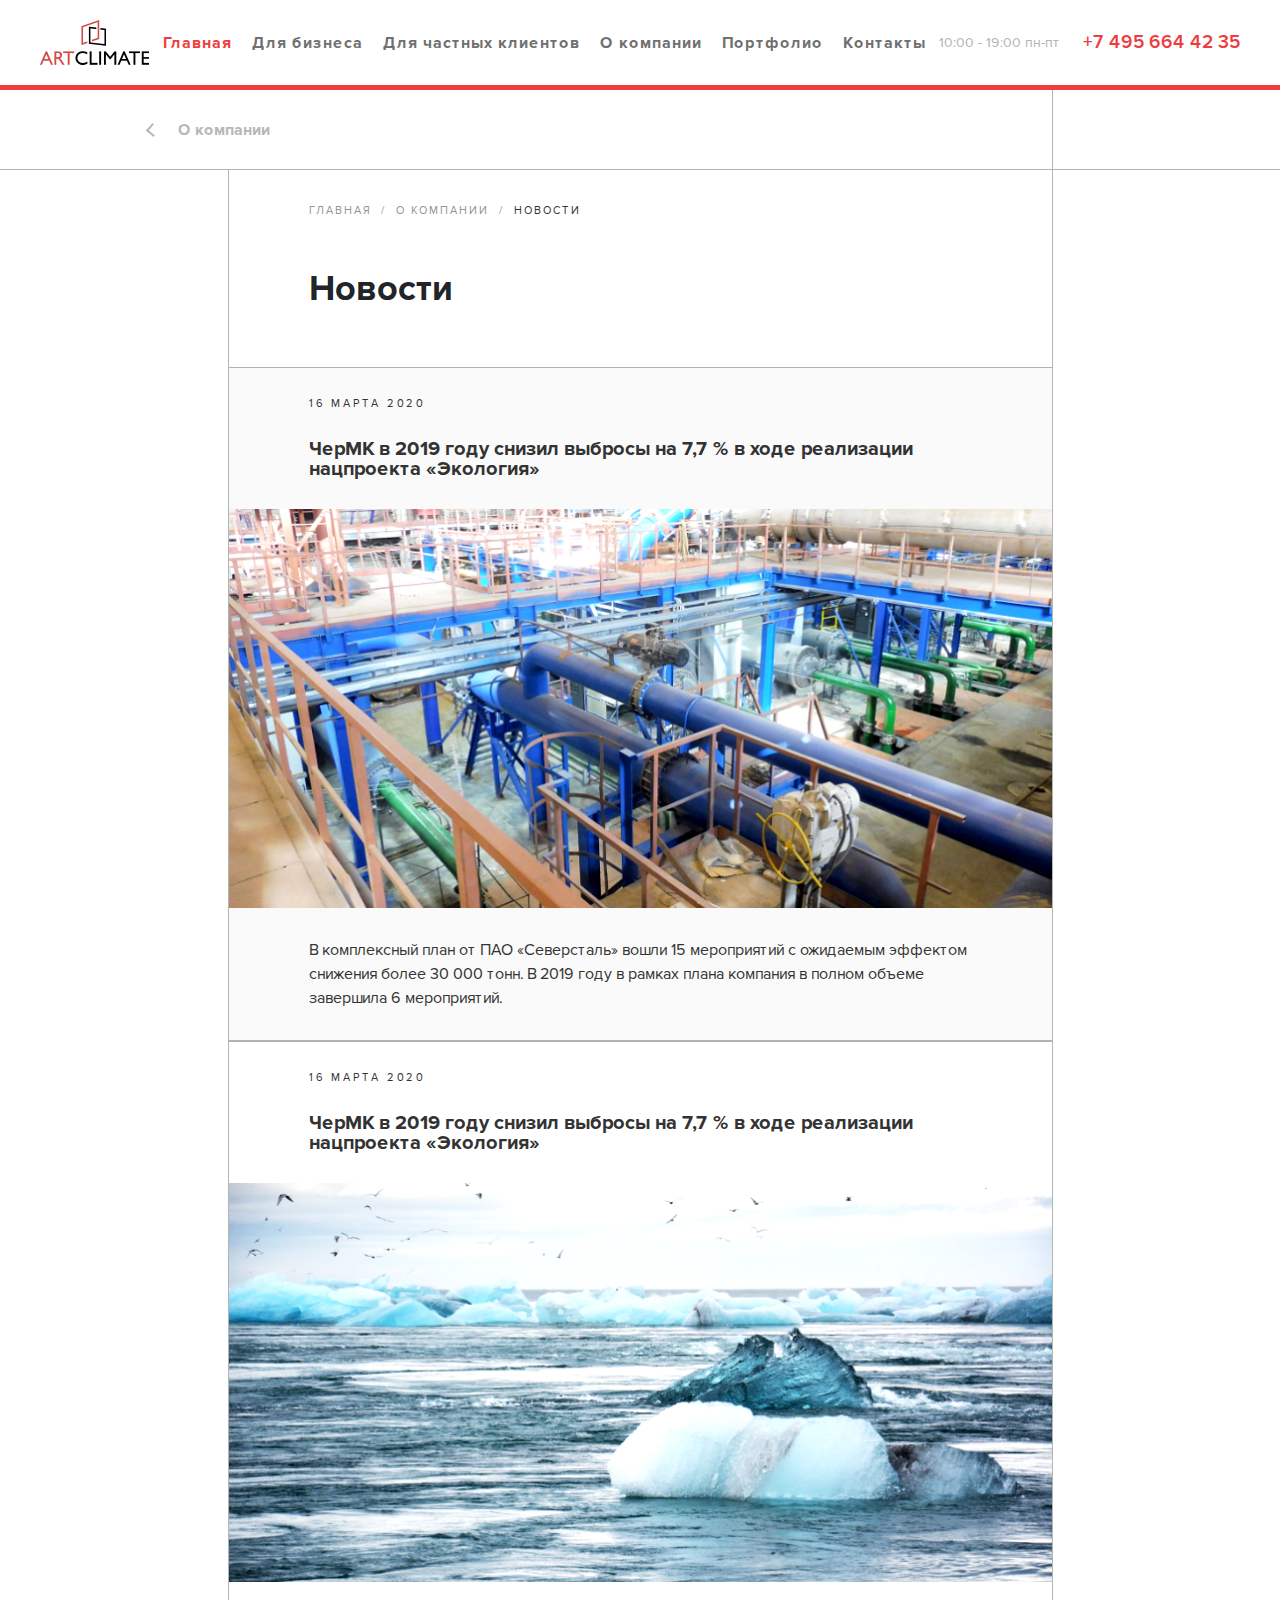
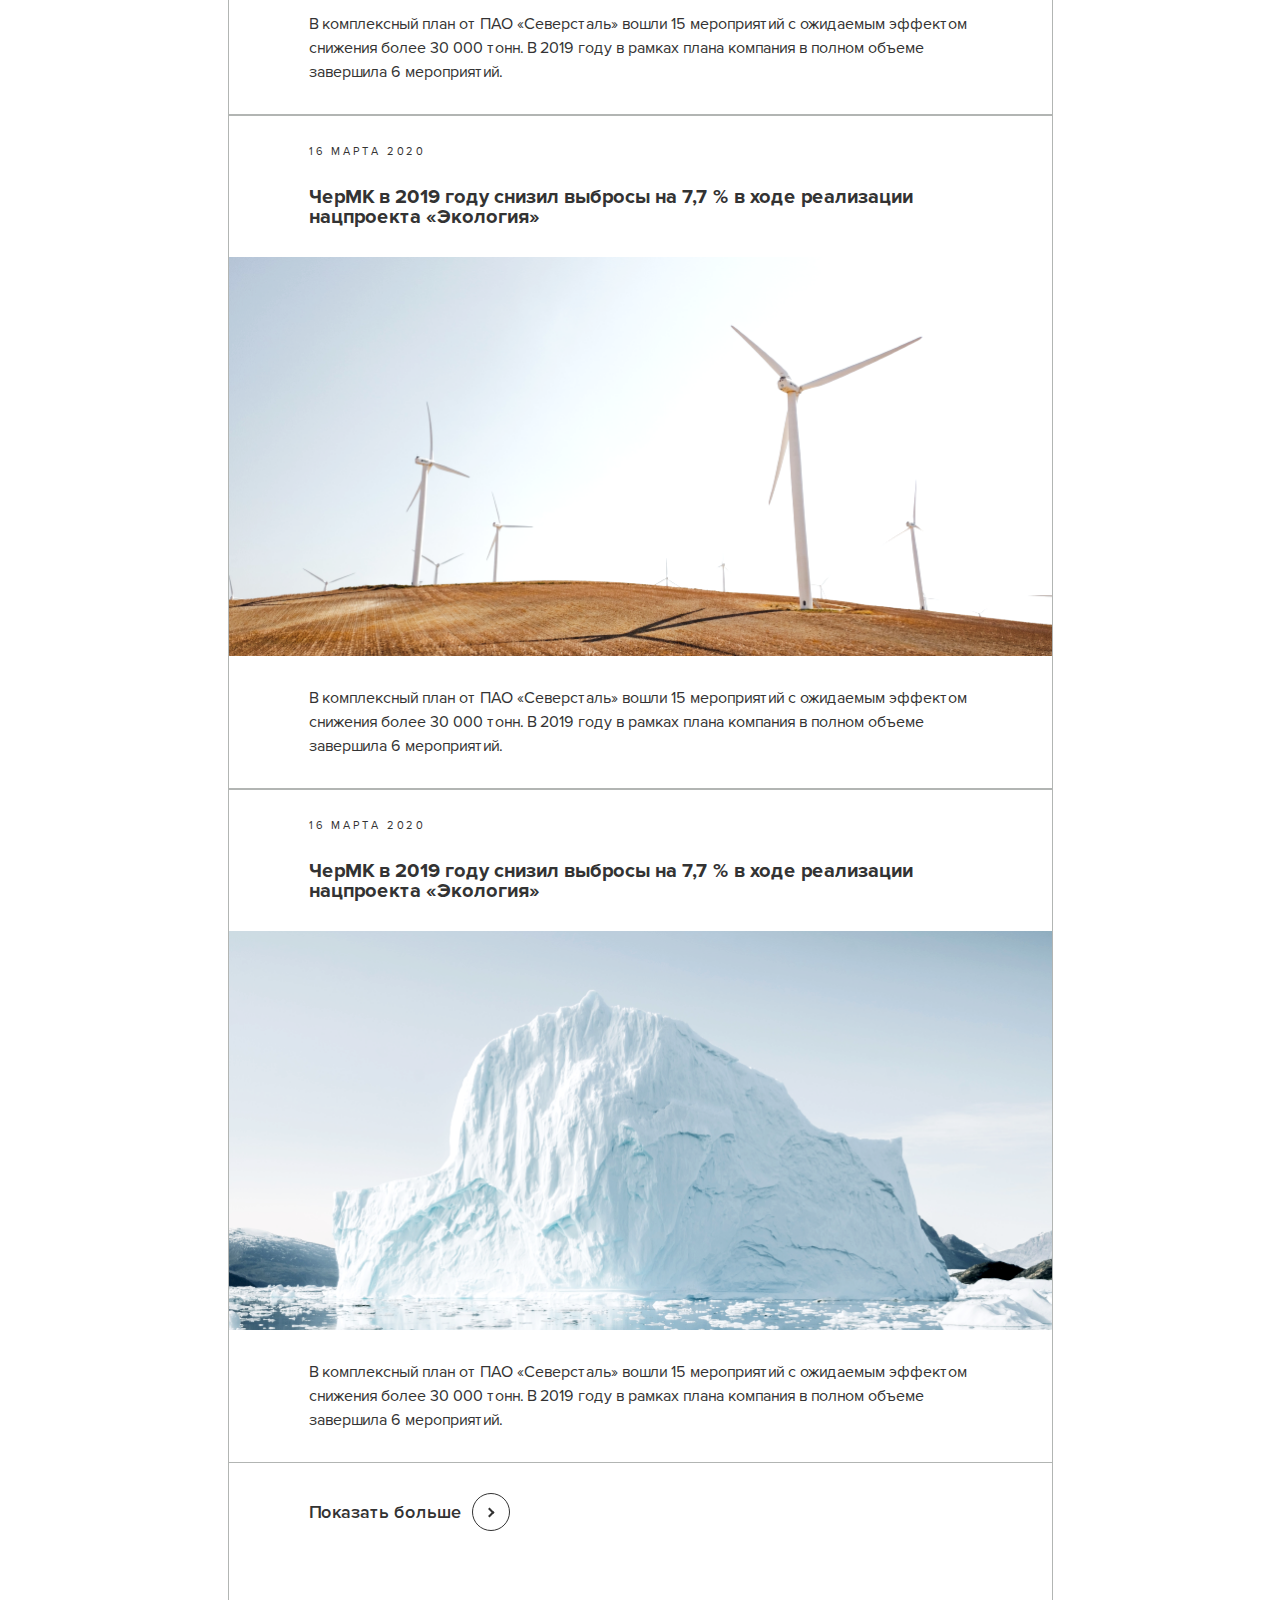
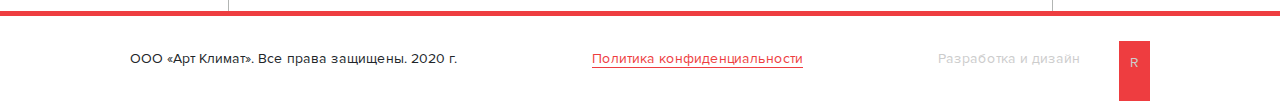
<file: html/news-list.html>
<!DOCTYPE html>
<html lang="ru">
  <head>
    <meta charset="UTF-8" />
    <meta name="viewport" content="width=device-width, initial-scale=1.0" />
    <meta http-equiv="X-UA-Compatible" content="ie=edge" />
    <title>Document</title>

    <link rel="stylesheet" type="text/css" href="../css/news.css" />
  </head>
  <body>
    <div class="main">
      <header class="header" id="menu">
        <div class="logo">
          <a href="">
            <img src="../img/logo.png" />
          </a>
        </div>

        <nav class="nav">
          <ul>
            <li class="active"><a href="">Главная</a></li>
            <li><a href="">Для бизнеса</a></li>
            <li><a href="">Для частных клиентов</a></li>
            <li><a href="">О компании</a></li>
            <li><a href="">Портфолио</a></li>
            <li><a href="">Контакты</a></li>
          </ul>
        </nav>

        <div class="header_info">
          <div class="data">10:00 - 19:00 пн-пт</div>
          <div class="phone">
            <a href="tel:+74956644235">+7 495 664 42 35</a>
          </div>
        </div>
        <div class="nav-mobile">
          <nav class="nav">
            <ul>
              <li class="active"><a>Главная</a></li>
              <li><a>Для бизнеса</a></li>
              <li><a>Для частных клиентов</a></li>
              <li><a>О компании</a></li>
              <li><a>Портфолио</a></li>
              <li><a>Контакты</a></li>
            </ul>
          </nav>

          <div class="header_info">
            <div class="data">10:00 - 19:00 пн-пт</div>
            <div class="phone">
              <a href="tel:+74956644235">+7 495 664 42 35</a>
            </div>
          </div>
        </div>
        <div class="burger-menu">
          <div class="burger-wrap">
            <span class="burger-item1"></span>
            <span class="burger-item2"></span>
            <span class="burger-item3"></span>
          </div>
        </div>
      </header>
      <div class="news-list">
        <div class="wrap-fluid news-list-top">
          <div class="news-wrap">
            <a href="about-company.html" class="news-back">
              <div></div>
              <span>О компании</span>
            </a>
          </div>
        </div>
        <div class="wrap-fluid news-list-mid">
          <div class="news-wrap">
            <div class="news-top-title">
              <div class="breadcrum">
                <ul>
                  <li><a href="">Главная</a></li>
                  <li><a href="">О компании</a></li>
                  <li class="last-child">Новости</li>
                </ul>
              </div>
              <h1 class="news-page-title">Новости</h1>
            </div>
          </div>
          <!--Список новостей-->
          <div class="news-wrap">
            <div class="news-list-wrap">
              <div class="news_item">
                <div class="news_title">
                  <div class="news_title_data">16 Марта 2020</div>
                  <a href="" class="news-title_name">
                    ЧерМК в 2019 году снизил выбросы на 7,7 % в ходе реализации
                    нацпроекта «Экология»
                  </a>
                </div>
                <a href="" class="news_img">
                  <img src="../img/news1.png" />
                </a>
                <div class="news-text">
                  В комплексный план от ПАО «Северсталь» вошли 15 мероприятий с
                  ожидаемым эффектом снижения более 30 000 тонн. В 2019 году в
                  рамках плана компания в полном объеме завершила 6 мероприятий.
                </div>
              </div>
              <div class="news_item">
                <div class="news_title">
                  <div class="news_title_data">16 Марта 2020</div>
                  <a href="" class="news-title_name">
                    ЧерМК в 2019 году снизил выбросы на 7,7 % в ходе реализации
                    нацпроекта «Экология»
                  </a>
                </div>
                <a href="" class="news_img">
                  <img src="../img/news2.png" />
                </a>
                <div class="news-text">
                  В комплексный план от ПАО «Северсталь» вошли 15 мероприятий с
                  ожидаемым эффектом снижения более 30 000 тонн. В 2019 году в
                  рамках плана компания в полном объеме завершила 6 мероприятий.
                </div>
              </div>
              <div class="news_item">
                <div class="news_title">
                  <div class="news_title_data">16 Марта 2020</div>
                  <a href="" class="news-title_name">
                    ЧерМК в 2019 году снизил выбросы на 7,7 % в ходе реализации
                    нацпроекта «Экология»
                  </a>
                </div>
                <a href="" class="news_img">
                  <img src="../img/news3.png" />
                </a>
                <div class="news-text">
                  В комплексный план от ПАО «Северсталь» вошли 15 мероприятий с
                  ожидаемым эффектом снижения более 30 000 тонн. В 2019 году в
                  рамках плана компания в полном объеме завершила 6 мероприятий.
                </div>
              </div>
              <div class="news_item">
                <div class="news_title">
                  <div class="news_title_data">16 Марта 2020</div>
                  <a href="" class="news-title_name">
                    ЧерМК в 2019 году снизил выбросы на 7,7 % в ходе реализации
                    нацпроекта «Экология»
                  </a>
                </div>
                <a class="news_img">
                  <img src="../img/news4.png" />
                </a>
                <div class="news-text">
                  В комплексный план от ПАО «Северсталь» вошли 15 мероприятий с
                  ожидаемым эффектом снижения более 30 000 тонн. В 2019 году в
                  рамках плана компания в полном объеме завершила 6 мероприятий.
                </div>
              </div>
            </div>
          </div>
          <div class="news-wrap">
            <div class="btn-more-news">
              <a href="">
                  <span>Показать больше</span>
                <div class="arrow-img">
                  <div></div>
                </div>
            </a>
            </div>
          </div>
          <!---->
        </div>
      </div>
      <footer class="footer">
        <div class="wrap">
          <div class="footer_copi">
            ООО «Арт Климат». Все права защищены. 2020 г.
          </div>
          <div class="footer_polici">
            <a href="">Политика конфиденциальности</a>
          </div>
          <div class="footer_autor">
            <span>Разработка и дизайн</span>
            <div class="footer_logo">R</div>
          </div>
        </div>
      </footer>
    </div>
    <script src="../js/main.js"></script>
  </body>
</html>
</file>
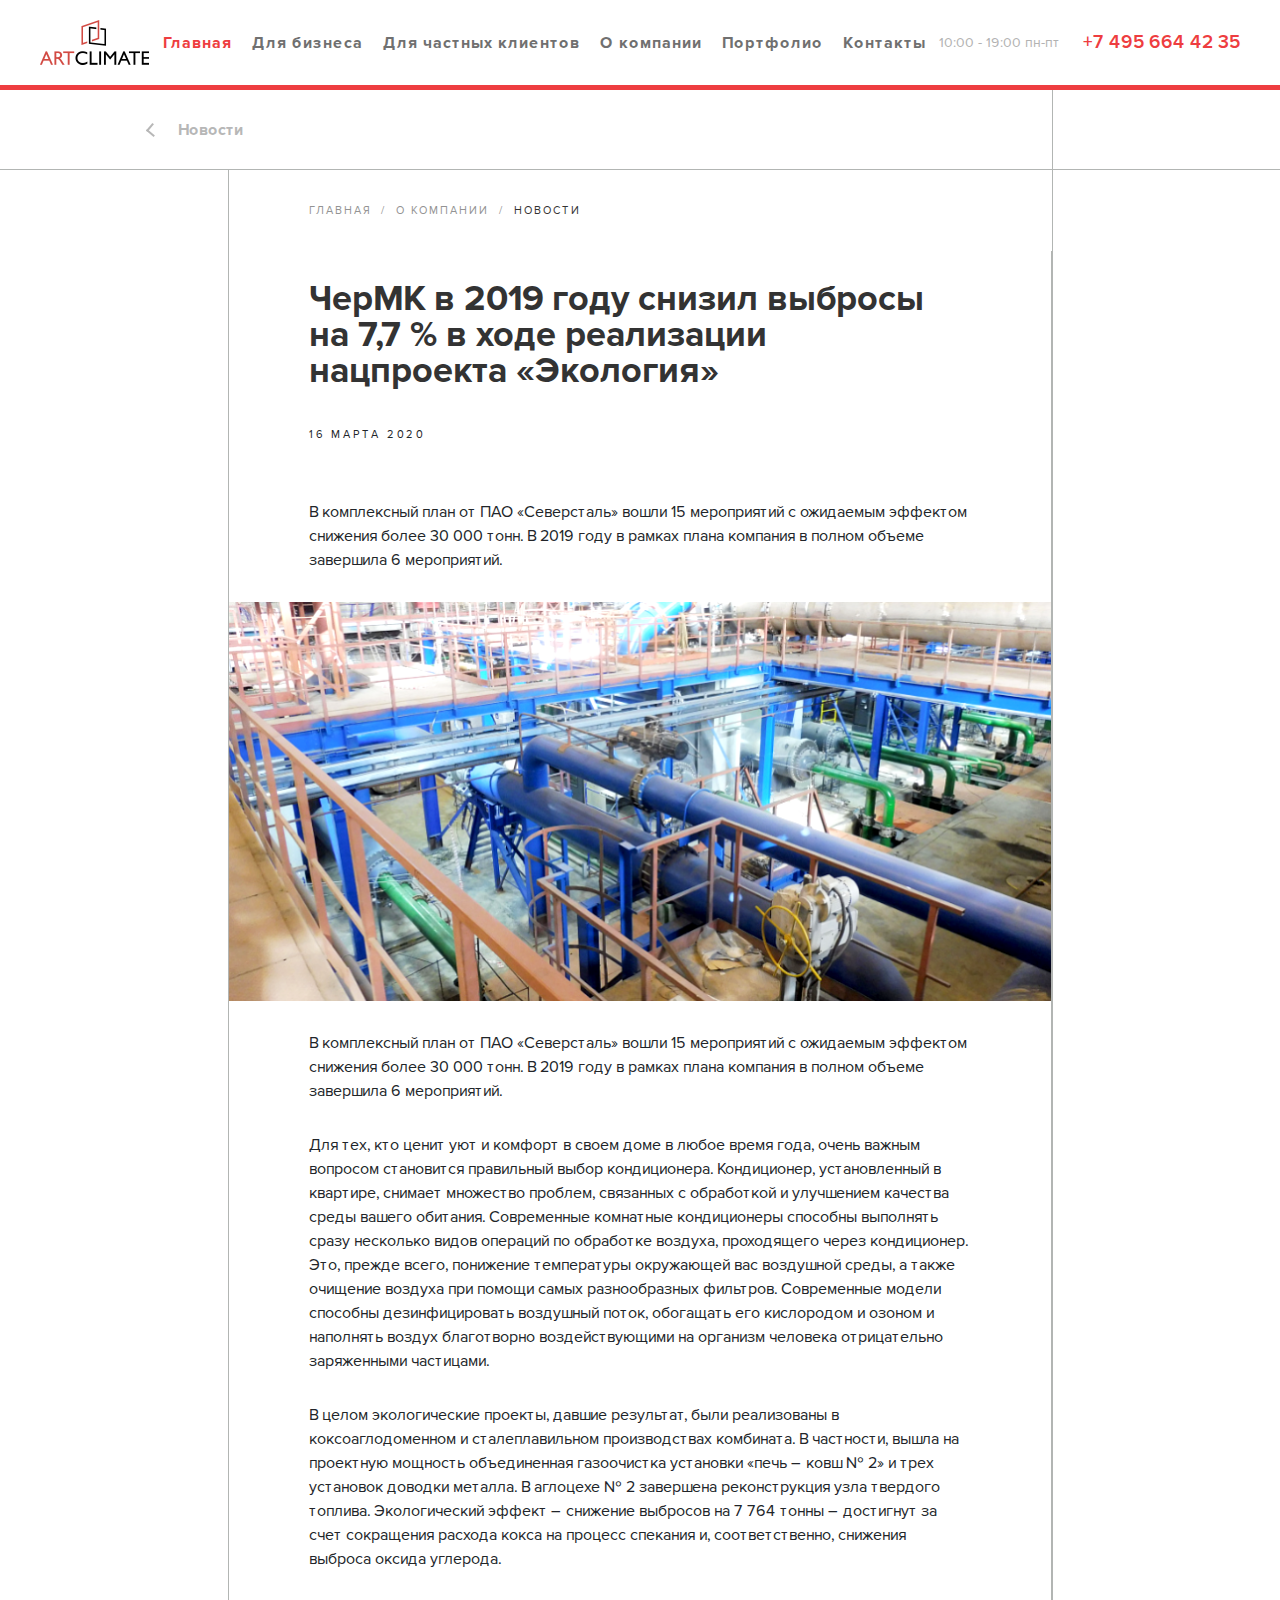
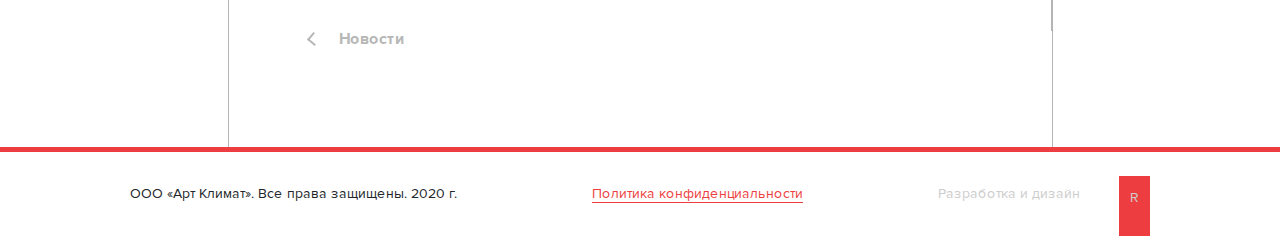
<file: html/news.html>
<!DOCTYPE html>
<html lang="ru">
  <head>
    <meta charset="UTF-8" />
    <meta name="viewport" content="width=device-width, initial-scale=1.0" />
    <meta http-equiv="X-UA-Compatible" content="ie=edge" />
    <title>Document</title>

    <link rel="stylesheet" type="text/css" href="../css/news.css" />
  </head>
  <body>
    <div class="main">
      <header class="header" id="menu">
        <div class="logo">
          <a href="">
            <img src="../img/logo.png" />
          </a>
        </div>

        <nav class="nav">
          <ul>
            <li class="active"><a href="">Главная</a></li>
            <li><a href="">Для бизнеса</a></li>
            <li><a href="">Для частных клиентов</a></li>
            <li><a href="">О компании</a></li>
            <li><a href="">Портфолио</a></li>
            <li><a href="">Контакты</a></li>
          </ul>
        </nav>

        <div class="header_info">
          <div class="data">10:00 - 19:00 пн-пт</div>
          <div class="phone">
            <a href="tel:+74956644235">+7 495 664 42 35</a>
          </div>
        </div>
        <div class="nav-mobile">
          <nav class="nav">
            <ul>
              <li class="active"><a>Главная</a></li>
              <li><a>Для бизнеса</a></li>
              <li><a>Для частных клиентов</a></li>
              <li><a>О компании</a></li>
              <li><a>Портфолио</a></li>
              <li><a>Контакты</a></li>
            </ul>
          </nav>

          <div class="header_info">
            <div class="data">10:00 - 19:00 пн-пт</div>
            <div class="phone">
              <a href="tel:+74956644235">+7 495 664 42 35</a>
            </div>
          </div>
        </div>
        <div class="burger-menu">
          <div class="burger-wrap">
            <span class="burger-item1"></span>
            <span class="burger-item2"></span>
            <span class="burger-item3"></span>
          </div>
        </div>
      </header>
      <div class="news-list">
        <div class="wrap-fluid news-list-top">
          <div class="news-wrap">
            <a href="about-company.html" class="news-back">
              <div></div>
              <span>Новости</span>
            </a>
          </div>
        </div>
        <div class="wrap-fluid news-list-mid">
          <div class="news-wrap">
            <div class="news-top-title">
              <div class="breadcrum">
                <ul>
                  <li><a href="">Главная</a></li>
                  <li><a href="">О компании</a></li>
                  <li class="last-child">Новости</li>
                </ul>
              </div>
            </div>
          </div>
          <!--новость-->
          <div class="news-wrap">
            <div class="news">
              <div class="news_item">
                <div class="news_title">
                  <h1 class="news-title_name">
                    ЧерМК в 2019 году снизил выбросы на 7,7 % в ходе реализации
                    нацпроекта «Экология»
                  </h1>
                  <div class="news_title_data">16 Марта 2020</div>
                </div>
                <div class="news-text">
                  В комплексный план от ПАО «Северсталь» вошли 15 мероприятий с
                  ожидаемым эффектом снижения более 30 000 тонн. В 2019 году в
                  рамках плана компания в полном объеме завершила 6 мероприятий.
                </div>
                <div class="news_img">
                  <img src="../img/news1.png" />
                </div>
                <div class="news-text">
                  <p>
                    В комплексный план от ПАО «Северсталь» вошли 15 мероприятий
                    с ожидаемым эффектом снижения более 30 000 тонн. В 2019 году
                    в рамках плана компания в полном объеме завершила 6
                    мероприятий.
                  </p>
                  <p>
                    Для тех, кто ценит уют и комфорт в своем доме в любое время
                    года, очень важным вопросом становится правильный выбор
                    кондиционера. Кондиционер, установленный в квартире, снимает
                    множество проблем, связанных с обработкой и улучшением
                    качества среды вашего обитания. Современные комнатные
                    кондиционеры способны выполнять сразу несколько видов
                    операций по обработке воздуха, проходящего через
                    кондиционер. Это, прежде всего, понижение температуры
                    окружающей вас воздушной среды, а также очищение воздуха при
                    помощи самых разнообразных фильтров. Современные модели
                    способны дезинфицировать воздушный поток, обогащать его
                    кислородом и озоном и наполнять воздух благотворно
                    воздействующими на организм человека отрицательно
                    заряженными частицами.
                  </p>
                  <p>
                    В целом экологические проекты, давшие результат, были
                    реализованы в коксоаглодоменном и сталеплавильном
                    производствах комбината. В частности, вышла на проектную
                    мощность объединенная газоочистка установки «печь – ковш №
                    2» и трех установок доводки металла. В аглоцехе № 2
                    завершена реконструкция узла твердого топлива. Экологический
                    эффект – снижение выбросов на 7 764 тонны – достигнут за
                    счет сокращения расхода кокса на процесс спекания и,
                    соответственно, снижения выброса оксида углерода.
                  </p>
                </div>
              </div>
            </div>
          </div>
          <div class="news-wrap">
            <div class="back-bottom">
              <a href="news-list.html" class="news-back">
                <div></div>
                <span>Новости</span>
              </a>
            </div>
          </div>
          <!---->
        </div>
      </div>
      <footer class="footer">
        <div class="wrap">
          <div class="footer_copi">
            ООО «Арт Климат». Все права защищены. 2020 г.
          </div>
          <div class="footer_polici">
            <a href="">Политика конфиденциальности</a>
          </div>
          <div class="footer_autor">
            <span>Разработка и дизайн</span>
            <div class="footer_logo">R</div>
          </div>
        </div>
      </footer>
    </div>
    <script src="../js/main.js"></script>
  </body>
</html>
</file>
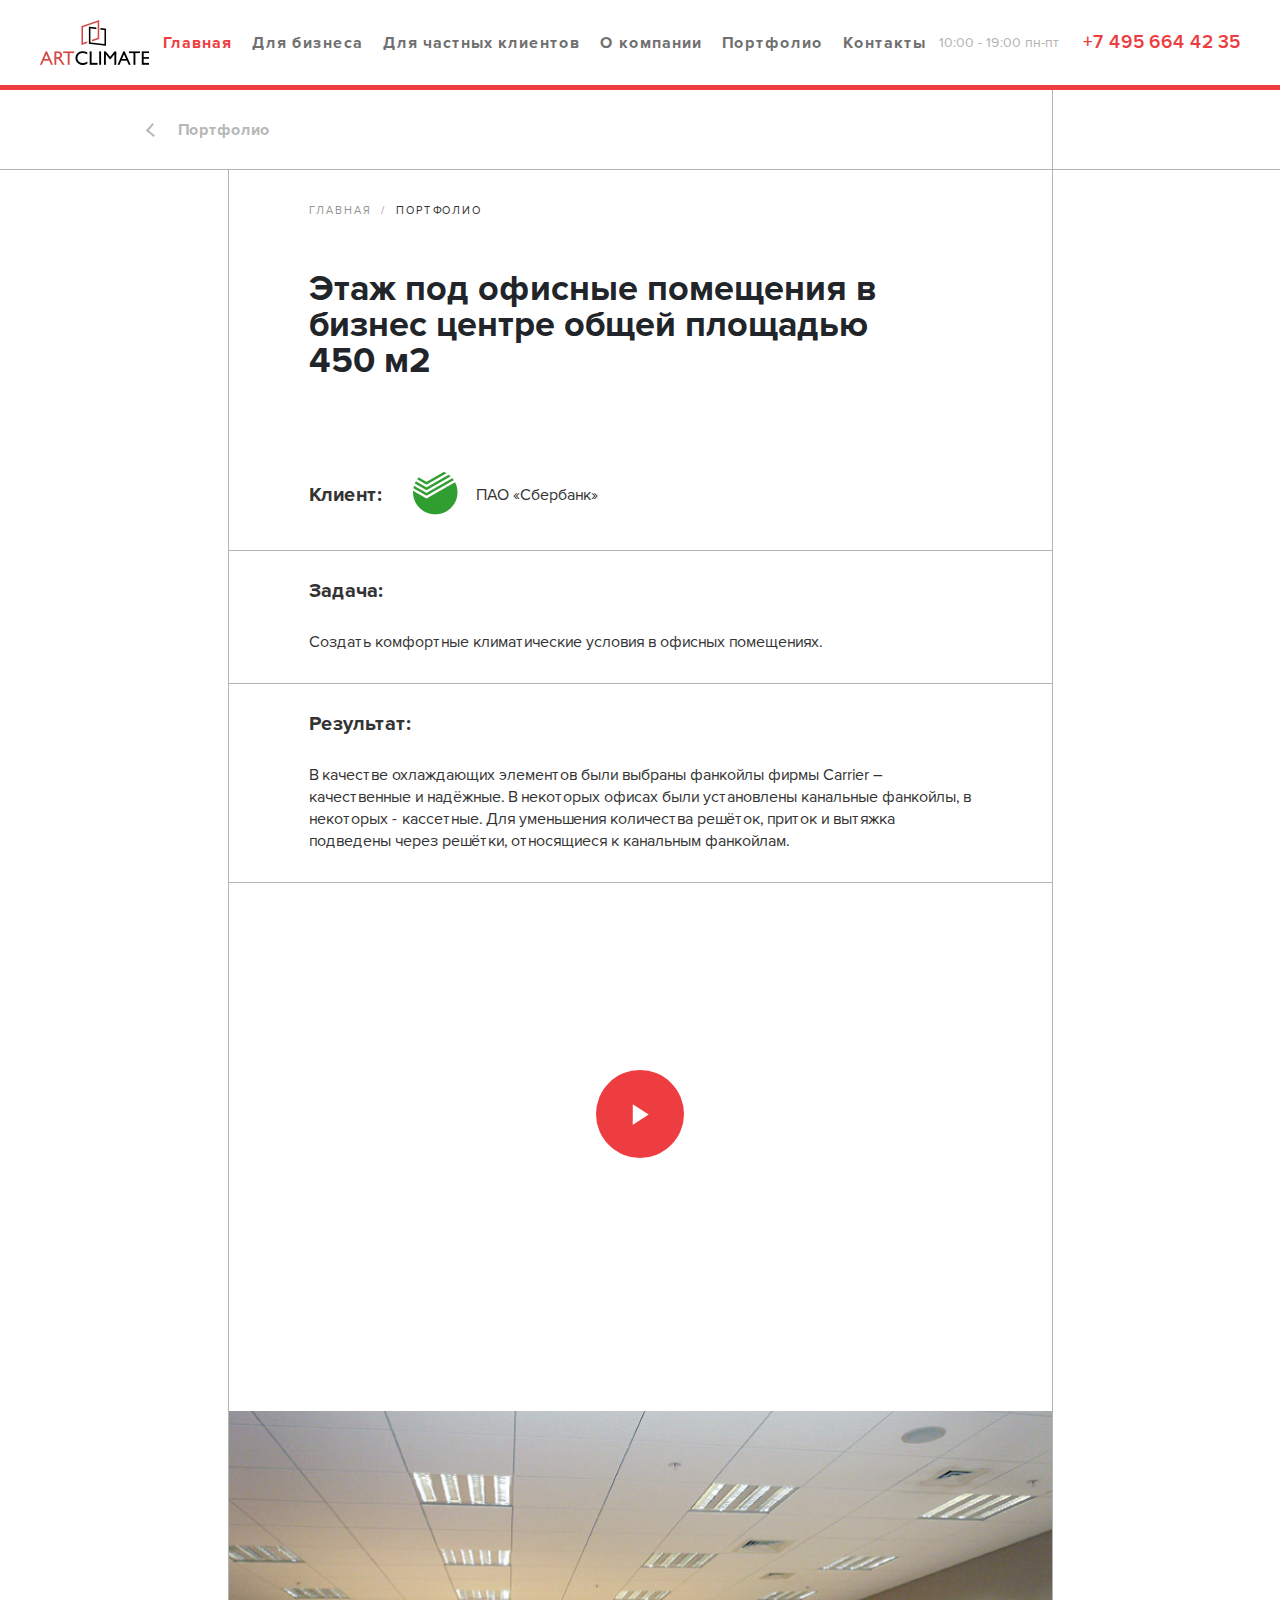
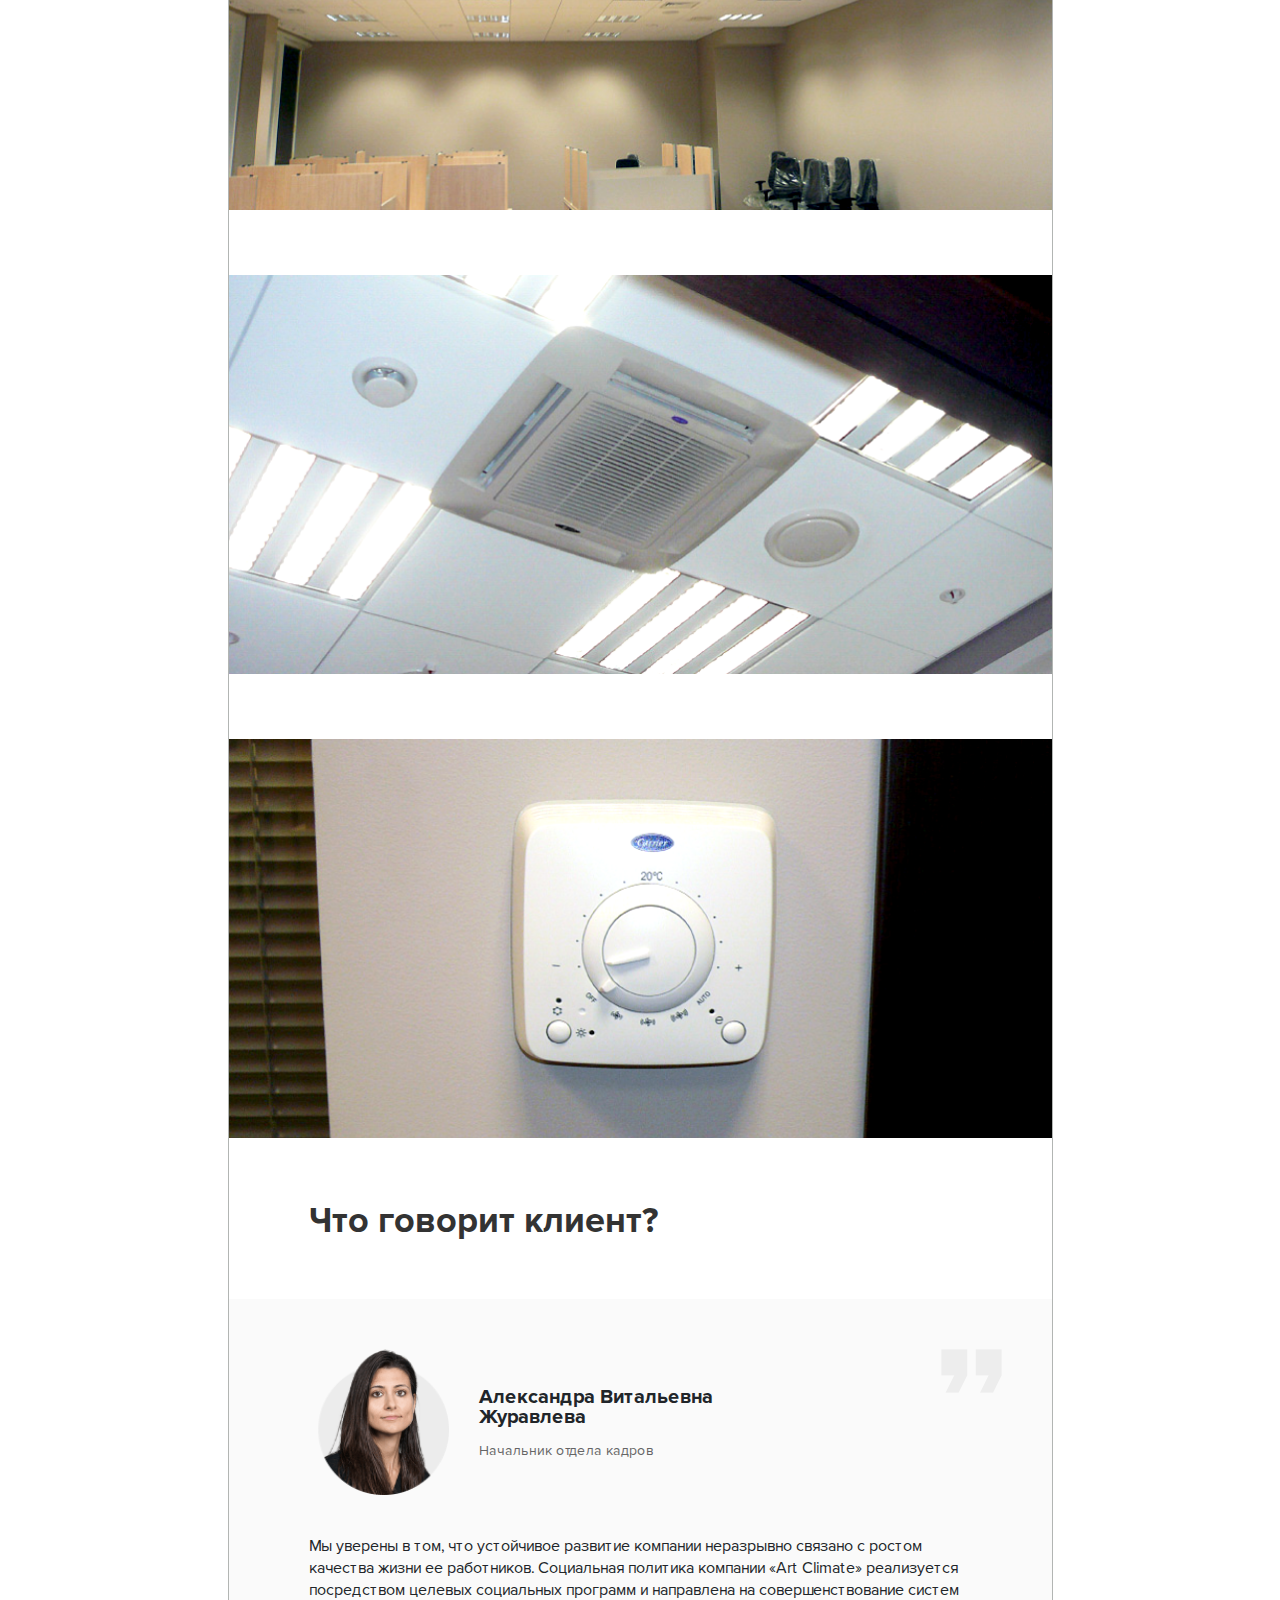
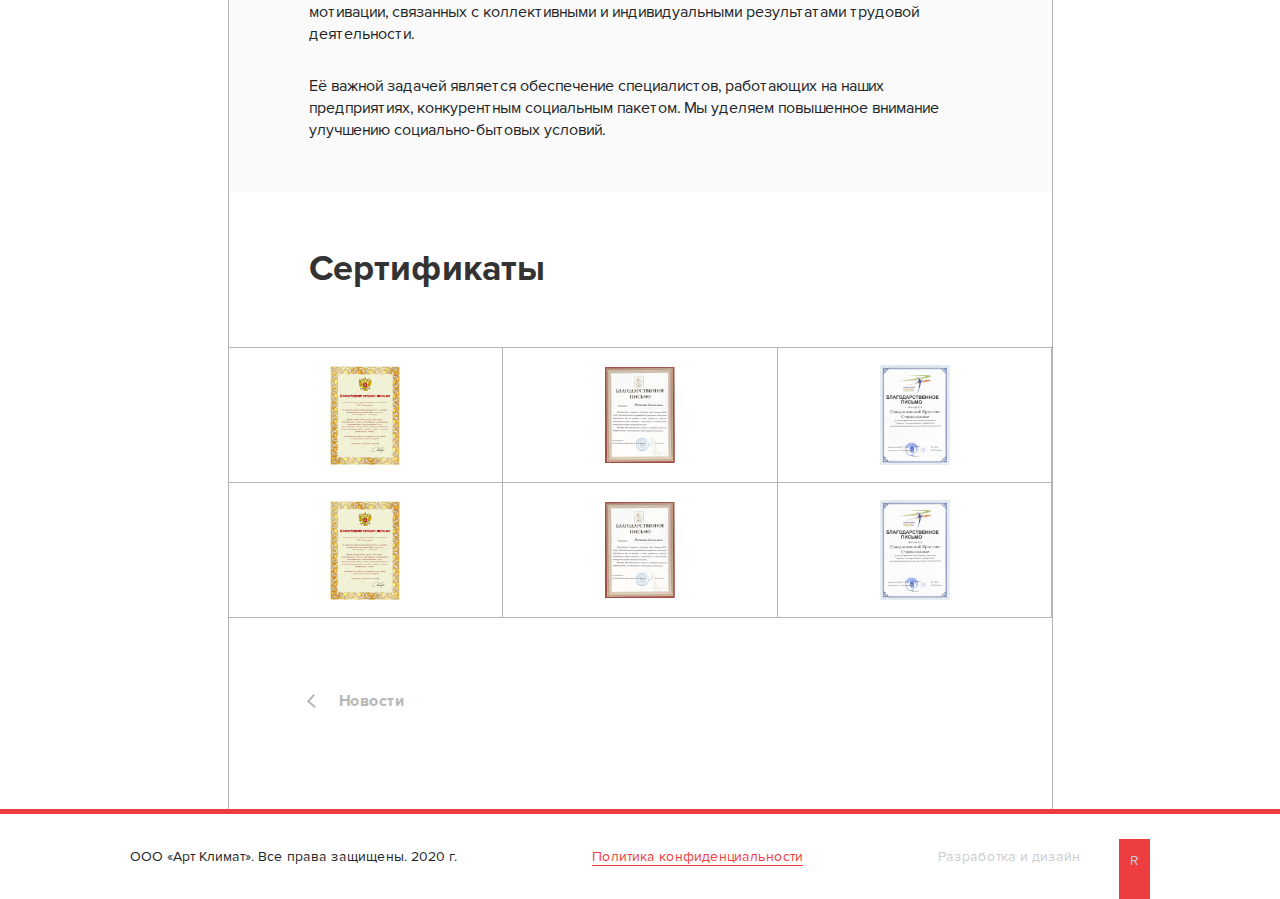
<file: html/portfolio-detail.html>
<!DOCTYPE html>
<html lang="ru">
  <head>
    <meta charset="UTF-8" />
    <meta name="viewport" content="width=device-width, initial-scale=1.0" />
    <meta http-equiv="X-UA-Compatible" content="ie=edge" />
    <title>Document</title>

    <link rel="stylesheet" type="text/css" href="../css/news.css" />
    <link rel="stylesheet" type="text/css" href="../css/fancybox.css" />
  </head>
  <body>
    <div class="main">
      <header class="header" id="menu">
        <div class="logo">
          <a href="">
            <img src="../img/logo.png" />
          </a>
        </div>

        <nav class="nav">
          <ul>
            <li class="active"><a href="">Главная</a></li>
            <li><a href="">Для бизнеса</a></li>
            <li><a href="">Для частных клиентов</a></li>
            <li><a href="">О компании</a></li>
            <li><a href="">Портфолио</a></li>
            <li><a href="">Контакты</a></li>
          </ul>
        </nav>

        <div class="header_info">
          <div class="data">10:00 - 19:00 пн-пт</div>
          <div class="phone">
            <a href="tel:+74956644235">+7 495 664 42 35</a>
          </div>
        </div>
        <div class="nav-mobile">
          <nav class="nav">
            <ul>
              <li class="active"><a>Главная</a></li>
              <li><a>Для бизнеса</a></li>
              <li><a>Для частных клиентов</a></li>
              <li><a>О компании</a></li>
              <li><a>Портфолио</a></li>
              <li><a>Контакты</a></li>
            </ul>
          </nav>

          <div class="header_info">
            <div class="data">10:00 - 19:00 пн-пт</div>
            <div class="phone">
              <a href="tel:+74956644235">+7 495 664 42 35</a>
            </div>
          </div>
        </div>
        <div class="burger-menu">
          <div class="burger-wrap">
            <span class="burger-item1"></span>
            <span class="burger-item2"></span>
            <span class="burger-item3"></span>
          </div>
        </div>
      </header>
      <div class="news-list">
        <div class="wrap-fluid news-list-top">
          <div class="news-wrap">
            <a href="about-company.html" class="news-back">
              <div></div>
              <span>Портфолио</span>
            </a>
          </div>
        </div>
        <div class="wrap-fluid news-list-mid">
          <div class="news-wrap">
            <div class="news-top-title">
              <div class="breadcrum">
                <ul>
                  <li><a href="">Главная</a></li>
                  <li class="last-child">Портфолио</li>
                </ul>
              </div>
              <h1 class="news-page-title">
                Этаж под офисные помещения в бизнес центре общей площадью 450 м2
              </h1>
            </div>
          </div>
          <div class="news-wrap">
            <div class="portfolio_client">
              <div class="portfolio_client_title">Клиент:</div>
              <div class="portfolio_client_name">
                <img src="../img/icon7.png" />
                <div>ПАО «Сбербанк»</div>
              </div>
            </div>
            <div class="portfolio_client">
              <div class="portfolio_client_title">Задача:</div>
              <div class="portfolio_client_name">
                <p>
                  Создать комфортные климатические условия в офисных помещениях.
                </p>
              </div>
            </div>
            <div class="portfolio_client">
              <div class="portfolio_client_title">Результат:</div>
              <div class="portfolio_client_name">
                <p>
                  В качестве охлаждающих элементов были выбраны фанкойлы фирмы
                  Carrier – качественные и надёжные. В некоторых офисах были
                  установлены канальные фанкойлы, в некоторых - кассетные. Для
                  уменьшения количества решёток, приток и вытяжка подведены
                  через решётки, относящиеся к канальным фанкойлам.
                </p>
              </div>
            </div>
            <div class="portfolio_media">
                <div class="thumb-wrap" id="player">
                    <div  id="video-cover"></div>
                    <iframe 
                    width="100%"
                    height="466"
                    src="https://www.youtube.com/embed/xFa2_PVMeDQ?enablejsapi=1"
                    frameborder="0"
                    allow="autoplay; encrypted-media"
                    allowfullscreen
                    ></iframe>
                    <button id="play" class="play-btn">
                            <img src="../img/play.png">
                        </button>
                </div>
              <div class="portfolio_media-item">
               
                    <img src="../img/p1.png" />
               
              </div>
              <div class="portfolio_media-item">
               
                    <img src="../img/p2.png" />
                
              </div>
              <div class="portfolio_media-item">
                
                    <img src="../img/p3.png" />
               
              </div>
            </div>
            <div class="client-talk">
              Что говорит клиент?
            </div>
            <div class="char">
              <div class="char_top">
                <img src="../img/h-char.png" />
                <div>
                  <span>Александра Витальевна Журавлева</span>
                  <span>Начальник отдела кадров</span>
                </div>
              </div>
              <div class="char_bot">
                <p>
                  Мы уверены в том, что устойчивое развитие компании неразрывно
                  связано с ростом качества жизни ее работников. Социальная
                  политика компании «Art Climate» реализуется посредством
                  целевых социальных программ и направлена на совершенствование
                  систем мотивации, связанных с коллективными и индивидуальными
                  результатами трудовой деятельности.
                </p>
                <p>
                  Её важной задачей является обеспечение специалистов,
                  работающих на наших предприятиях, конкурентным социальным
                  пакетом. Мы уделяем повышенное внимание улучшению
                  социально-бытовых условий.
                </p>
              </div>
              <img class="char_img" src="../img/quote.png" />
            </div>
            <div class="client-talk">
              Сертификаты
            </div>
            <div class="sertificate">
                <div class="sertificate__item">
                        <a class="fancybox" rel="gallery1" href="../img/sert1.png">
                            <img src="../img/sert1.png" alt="">
                        </a>
                </div>

                <div class="sertificate__item">
                        <a class="fancybox" rel="gallery1" href="../img/sert2.png">
                            <img src="../img/sert2.png" alt="">
                        </a>
                </div>
                <div class="sertificate__item">
                        <a class="fancybox" rel="gallery1" href="../img/sert3.png">
                            <img src="../img/sert3.png" alt="">
                        </a>
                </div>
                <div class="sertificate__item">
                        <a class="fancybox" rel="gallery1" href="../img/sert1.png">
                            <img src="../img/sert1.png" alt="">
                        </a>
                </div>
                <div class="sertificate__item">
                        <a class="fancybox" rel="gallery1" href="../img/sert2.png">
                            <img src="../img/sert2.png" alt="">
                        </a>
                </div>
                <div class="sertificate__item">
                        <a class="fancybox" rel="gallery1" href="../img/sert3.png">
                            <img src="../img/sert3.png" alt="">
                        </a>
                </div>
            </div>
          </div>

          <div class="news-wrap">
            <div class="back-bottom">
              <a href="news-list.html" class="news-back">
                <div></div>
                <span>Новости</span>
              </a>
            </div>
          </div>
        </div>
      </div>
      <footer class="footer">
        <div class="wrap">
          <div class="footer_copi">
            ООО «Арт Климат». Все права защищены. 2020 г.
          </div>
          <div class="footer_polici">
            <a href="">Политика конфиденциальности</a>
          </div>
          <div class="footer_autor">
            <span>Разработка и дизайн</span>
            <div class="footer_logo">R</div>
          </div>
        </div>
      </footer>
    </div>
    <script src="../js/main.js"></script>
  </body>
</html>
</file>
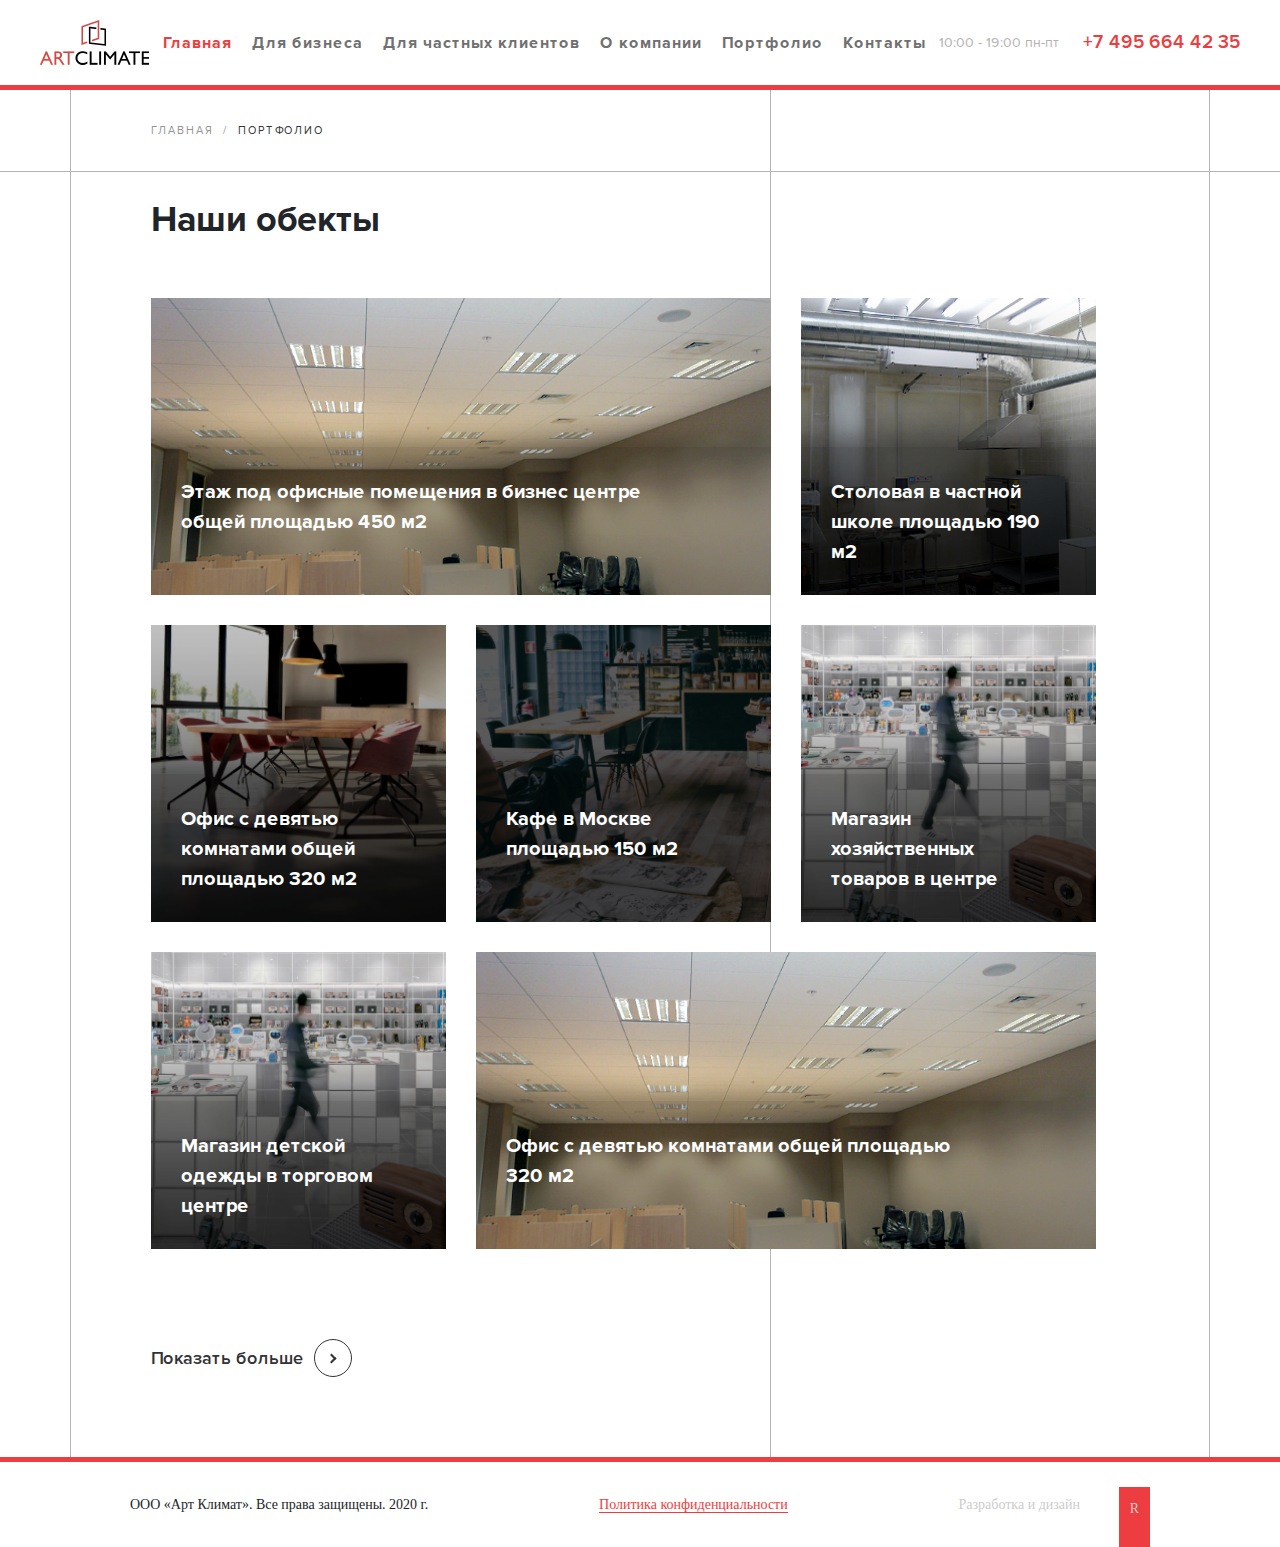
<file: html/portfolio.html>
<!DOCTYPE html>
<html lang="ru">
  <head>
    <meta charset="UTF-8" />
    <meta name="viewport" content="width=device-width, initial-scale=1.0" />
    <meta http-equiv="X-UA-Compatible" content="ie=edge" />
    <title>Document</title>

    <link rel="stylesheet" type="text/css" href="../css/news.css" />
  </head>
  <body>
    <div class="main">
      <header class="header" id="menu">
        <div class="logo">
          <a href="">
            <img src="../img/logo.png" />
          </a>
        </div>

        <nav class="nav">
          <ul>
            <li class="active"><a href="">Главная</a></li>
            <li><a href="">Для бизнеса</a></li>
            <li><a href="">Для частных клиентов</a></li>
            <li><a href="">О компании</a></li>
            <li><a href="">Портфолио</a></li>
            <li><a href="">Контакты</a></li>
          </ul>
        </nav>

        <div class="header_info">
          <div class="data">10:00 - 19:00 пн-пт</div>
          <div class="phone">
            <a href="tel:+74956644235">+7 495 664 42 35</a>
          </div>
        </div>
        <div class="nav-mobile">
          <nav class="nav">
            <ul>
              <li class="active"><a>Главная</a></li>
              <li><a>Для бизнеса</a></li>
              <li><a>Для частных клиентов</a></li>
              <li><a>О компании</a></li>
              <li><a>Портфолио</a></li>
              <li><a>Контакты</a></li>
            </ul>
          </nav>

          <div class="header_info">
            <div class="data">10:00 - 19:00 пн-пт</div>
            <div class="phone">
              <a href="tel:+74956644235">+7 495 664 42 35</a>
            </div>
          </div>
        </div>
        <div class="burger-menu">
          <div class="burger-wrap">
            <span class="burger-item1"></span>
            <span class="burger-item2"></span>
            <span class="burger-item3"></span>
          </div>
        </div>
      </header>
      <div class="portfolio">
        
        <div class="wrap-fluid portfolio-top">
          <div class="wrap">
            <div class="item60">
                <div class="breadcrum">
                    <ul>
                      <li><a href="">Главная</a></li>
                      <li class="last-child">Портфолио</li>
                    </ul>
                  </div>
            </div>
            <div class="item40"></div>
          </div>
        </div>
        <div class="wrap-fluid portfolio-mid">
          <div class="wrap">
            <div class="portfolio-fon"></div>
            <div class="portfolio_title">Наши обекты</div>
            <div class="portfolio_wrap">
              <a href="#" class="portfolio_item big-img">
                <img src="../img/p1.png">
                <div class="portfolio_item_text">
                    <div class="portfolio_item_text_text">Этаж под офисные помещения в бизнес 
                        центре общей площадью 450 м2
                        </div>
                    <div href="" class="button-arrow">
                      <span>Смотреть</span>
                      <div class="arrow-img">
                        <div></div>
                      </div>
                    </div>
                </div>
              </a>
              <a href="#" class="portfolio_item small-img">
                  <img src="../img/po1.png">
                  <div class="portfolio_item_text">
                      <div class="portfolio_item_text_text">Столовая в частной 
                          школе площадью 
                          190 м2
                          </div>
                      <div href="" class="button-arrow">
                        <span>Смотреть</span>
                        <div class="arrow-img">
                          <div></div>
                        </div>
                      </div>
                  </div>
              </a>
              <a href="#" class="portfolio_item small-img">
                  <img src="../img/work1.png">
                  <div class="portfolio_item_text">
                      <div class="portfolio_item_text_text">Офис с девятью 
                          комнатами общей 
                          площадью 320 м2
                          </div>
                      <div href="" class="button-arrow">
                        <span>Смотреть</span>
                        <div class="arrow-img">
                          <div></div>
                        </div>
                      </div>
                  </div>
              </a>
              <a href="#" class="portfolio_item small-img">
                  <img src="../img/work2.png">
                  <div class="portfolio_item_text">
                      <div class="portfolio_item_text_text">Кафе в Москве 
                          площадью 150 м2
                          </div>
                      <div href="" class="button-arrow">
                        <span>Смотреть</span>
                        <div class="arrow-img">
                          <div></div>
                        </div>
                      </div>
                  </div>
              </a>
              <a href="#" class="portfolio_item small-img">
                  <img src="../img/work3.png">
                  <div class="portfolio_item_text">
                      <div class="portfolio_item_text_text">Магазин 
                          хозяйственных 
                          товаров в центре 
                          Москвы
                          
                          </div>
                      <div href="" class="button-arrow">
                        <span>Смотреть</span>
                        <div class="arrow-img">
                          <div></div>
                        </div>
                      </div>
                  </div>
              </a>
              <a href="#" class="portfolio_item small-img">
                  <img src="../img/work3.png">
                  <div class="portfolio_item_text">
                      <div class="portfolio_item_text_text">Магазин детской 
                          одежды в торговом 
                          центре
                          
                          </div>
                      <div href="" class="button-arrow">
                        <span>Смотреть</span>
                        <div class="arrow-img">
                          <div></div>
                        </div>
                      </div>
                  </div>
              </a>
              <a href="#" class="portfolio_item big-img">
                <img src="../img/p1.png">
                <div class="portfolio_item_text">
                    <div class="portfolio_item_text_text">Офис с девятью комнатами общей 
                        площадью 320 м2
                        </div>
                    <div href="" class="button-arrow">
                      <span>Смотреть</span>
                      <div class="arrow-img">
                        <div></div>
                      </div>
                    </div>
                </div>
              </a>
            </div>
            <div class="btn-more-news">
              <a href="">
                  <span>Показать больше</span>
                <div class="arrow-img">
                  <div></div>
                </div>
            </a>
            </div>
          </div>
          </div>
        </div>
      </div>
      <footer class="footer">
        <div class="wrap">
          <div class="footer_copi">
            ООО «Арт Климат». Все права защищены. 2020 г.
          </div>
          <div class="footer_polici">
            <a href="">Политика конфиденциальности</a>
          </div>
          <div class="footer_autor">
            <span>Разработка и дизайн</span>
            <div class="footer_logo">R</div>
          </div>
        </div>
      </footer>
    </div>
    <script src="../js/main.js"></script>
  </body>
</html>
</file>
<file: css/for-bissnes.css>
@charset "UTF-8";
/*!
 * Bootstrap Reboot v4.0.0 (https://getbootstrap.com)
 * Copyright 2011-2018 The Bootstrap Authors
 * Copyright 2011-2018 Twitter, Inc.
 * Licensed under MIT (https://github.com/twbs/bootstrap/blob/master/LICENSE)
 * Forked from Normalize.css, licensed MIT (https://github.com/necolas/normalize.css/blob/master/LICENSE.md)
 */
*,
*::before,
*::after {
    -webkit-box-sizing: border-box;
    box-sizing: border-box;
}

html {
    font-family: sans-serif;
    line-height: 1.15;
    -webkit-text-size-adjust: 100%;
    -ms-text-size-adjust: 100%;
    -ms-overflow-style: scrollbar;
    -webkit-tap-highlight-color: rgba(0, 0, 0, 0);
}

@-ms-viewport {
    width: device-width;
}

article, aside, dialog, figcaption, figure, footer, header, hgroup, main, nav, section {
    display: block;
}

body {
    margin: 0;
    font-family: -apple-system, BlinkMacSystemFont, "Segoe UI", Roboto, "Helvetica Neue", Arial, sans-serif, "Apple Color Emoji", "Segoe UI Emoji", "Segoe UI Symbol";
    font-size: 1rem;
    font-weight: 400;
    line-height: 1.5;
    color: #212529;
    text-align: left;
    background-color: #fff;
}

[tabindex="-1"]:focus {
    outline: 0 !important;
}

hr {
    -webkit-box-sizing: content-box;
    box-sizing: content-box;
    height: 0;
    overflow: visible;
}

h1, h2, h3, h4, h5, h6 {
    margin-top: 0;
    margin-bottom: 0.5rem;
}

p {
    margin-top: 0;
    margin-bottom: 1rem;
}

abbr[title],
abbr[data-original-title] {
    text-decoration: underline;
    -webkit-text-decoration: underline dotted;
    text-decoration: underline dotted;
    cursor: help;
    border-bottom: 0;
}

address {
    margin-bottom: 1rem;
    font-style: normal;
    line-height: inherit;
}

ol,
ul,
dl {
    margin-top: 0;
    margin-bottom: 1rem;
}

ol ol,
ul ul,
ol ul,
ul ol {
    margin-bottom: 0;
}

dt {
    font-weight: 700;
}

dd {
    margin-bottom: .5rem;
    margin-left: 0;
}

blockquote {
    margin: 0 0 1rem;
}

dfn {
    font-style: italic;
}

b,
strong {
    font-weight: bolder;
}

small {
    font-size: 80%;
}

sub,
sup {
    position: relative;
    font-size: 75%;
    line-height: 0;
    vertical-align: baseline;
}

sub {
    bottom: -.25em;
}

sup {
    top: -.5em;
}

a {
    color: #007bff;
    text-decoration: none;
    background-color: transparent;
    -webkit-text-decoration-skip: objects;
}

a:hover {
    color: #0056b3;
    text-decoration: underline;
}

a:not([href]):not([tabindex]) {
    color: inherit;
    text-decoration: none;
}

a:not([href]):not([tabindex]):hover, a:not([href]):not([tabindex]):focus {
    color: inherit;
    text-decoration: none;
}

a:not([href]):not([tabindex]):focus {
    outline: 0;
}

pre,
code,
kbd,
samp {
    font-family: monospace, monospace;
    font-size: 1em;
}

pre {
    margin-top: 0;
    margin-bottom: 1rem;
    overflow: auto;
    -ms-overflow-style: scrollbar;
}

figure {
    margin: 0 0 1rem;
}

img {
    vertical-align: middle;
    border-style: none;
}

svg:not(:root) {
    overflow: hidden;
}

table {
    border-collapse: collapse;
}

caption {
    padding-top: 0.75rem;
    padding-bottom: 0.75rem;
    color: #6c757d;
    text-align: left;
    caption-side: bottom;
}

th {
    text-align: inherit;
}

label {
    display: inline-block;
    margin-bottom: .5rem;
}

button {
    -webkit-border-radius: 0;
    border-radius: 0;
}

button:focus {
    outline: 1px dotted;
    outline: 5px auto -webkit-focus-ring-color;
}

input,
button,
select,
optgroup,
textarea {
    margin: 0;
    font-family: inherit;
    font-size: inherit;
    line-height: inherit;
}

button,
input {
    overflow: visible;
}

button,
select {
    text-transform: none;
}

button,
html [type="button"],
[type="reset"],
[type="submit"] {
    -webkit-appearance: button;
}

button::-moz-focus-inner,
[type="button"]::-moz-focus-inner,
[type="reset"]::-moz-focus-inner,
[type="submit"]::-moz-focus-inner {
    padding: 0;
    border-style: none;
}

input[type="radio"],
input[type="checkbox"] {
    -webkit-box-sizing: border-box;
    box-sizing: border-box;
    padding: 0;
}

input[type="date"],
input[type="time"],
input[type="datetime-local"],
input[type="month"] {
    -webkit-appearance: listbox;
}

textarea {
    overflow: auto;
    resize: vertical;
}

fieldset {
    min-width: 0;
    padding: 0;
    margin: 0;
    border: 0;
}

legend {
    display: block;
    width: 100%;
    max-width: 100%;
    padding: 0;
    margin-bottom: .5rem;
    font-size: 1.5rem;
    line-height: inherit;
    color: inherit;
    white-space: normal;
}

progress {
    vertical-align: baseline;
}

[type="number"]::-webkit-inner-spin-button,
[type="number"]::-webkit-outer-spin-button {
    height: auto;
}

[type="search"] {
    outline-offset: -2px;
    -webkit-appearance: none;
}

[type="search"]::-webkit-search-cancel-button,
[type="search"]::-webkit-search-decoration {
    -webkit-appearance: none;
}

::-webkit-file-upload-button {
    font: inherit;
    -webkit-appearance: button;
}

output {
    display: inline-block;
}

summary {
    display: list-item;
    cursor: pointer;
}

template {
    display: none;
}

[hidden] {
    display: none !important;
}

.w-25 {
    width: 25% !important;
}

.w-50 {
    width: 50% !important;
}

.w-75 {
    width: 75% !important;
}

.w-100 {
    width: 100% !important;
}

.h-25 {
    height: 25% !important;
}

.h-50 {
    height: 50% !important;
}

.h-75 {
    height: 75% !important;
}

.h-100 {
    height: 100% !important;
}

.mw-100 {
    max-width: 100% !important;
}

.mh-100 {
    max-height: 100% !important;
}

/* Slider */
.slick-slider {
    position: relative;
    display: block;
    -webkit-box-sizing: border-box;
    box-sizing: border-box;
    -webkit-touch-callout: none;
    -webkit-user-select: none;
    -moz-user-select: none;
    -ms-user-select: none;
    user-select: none;
    -ms-touch-action: pan-y;
    touch-action: pan-y;
    -webkit-tap-highlight-color: transparent;
}

.slick-list {
    position: relative;
    overflow: hidden;
    display: block;
    margin: 0;
    padding: 0;
}

.slick-list:focus {
    outline: none;
}

.slick-list.dragging {
    cursor: pointer;
    cursor: hand;
}

.slick-slider .slick-track,
.slick-slider .slick-list {
    -webkit-transform: translate3d(0, 0, 0);
    -ms-transform: translate3d(0, 0, 0);
    transform: translate3d(0, 0, 0);
}

.slick-track {
    position: relative;
    left: 0;
    top: 0;
    display: block;
    margin-left: auto;
    margin-right: auto;
}

.slick-track:before, .slick-track:after {
    content: "";
    display: table;
}

.slick-track:after {
    clear: both;
}

.slick-loading .slick-track {
    visibility: hidden;
}

.slick-slide {
    float: left;
    height: 100%;
    min-height: 1px;
    display: none;
}

[dir="rtl"] .slick-slide {
    float: right;
}

.slick-slide img {
    display: block;
}

.slick-slide.slick-loading img {
    display: none;
}

.slick-slide.dragging img {
    pointer-events: none;
}

.slick-initialized .slick-slide {
    display: block;
}

.slick-loading .slick-slide {
    visibility: hidden;
}

.slick-vertical .slick-slide {
    display: block;
    height: auto;
    border: 1px solid transparent;
}

.slick-arrow.slick-hidden {
    display: none;
}

/* Slider */
.slick-loading .slick-list {
    background: #fff slick-image-url("ajax-loader.gif") center center no-repeat;
}

/* Arrows */
.slick-prev,
.slick-next {
    position: absolute;
    display: block;
    height: 20px;
    width: 20px;
    line-height: 0px;
    font-size: 0px;
    cursor: pointer;
    background: transparent;
    color: transparent;
    top: 50%;
    -webkit-transform: translate(0, -50%);
    -ms-transform: translate(0, -50%);
    transform: translate(0, -50%);
    padding: 0;
    border: none;
    outline: none;
}

.slick-prev:hover, .slick-prev:focus,
  .slick-next:hover,
  .slick-next:focus {
    outline: none;
    background: transparent;
    color: transparent;
}

.slick-prev:hover:before, .slick-prev:focus:before,
    .slick-next:hover:before,
    .slick-next:focus:before {
    opacity: 1;
}

.slick-prev.slick-disabled:before,
  .slick-next.slick-disabled:before {
    opacity: 0.25;
}

.slick-prev:before,
  .slick-next:before {
    font-size: 20px;
    line-height: 1;
    color: white;
    opacity: 0.75;
    -webkit-font-smoothing: antialiased;
    -moz-osx-font-smoothing: grayscale;
}

.slick-prev {
    left: -25px;
}

[dir="rtl"] .slick-prev {
    left: auto;
    right: -25px;
}

.slick-prev:before {
    content: "←";
}

[dir="rtl"] .slick-prev:before {
    content: "→";
}

.slick-next {
    right: -25px;
}

[dir="rtl"] .slick-next {
    left: -25px;
    right: auto;
}

.slick-next:before {
    content: "→";
}

[dir="rtl"] .slick-next:before {
    content: "←";
}

/* Dots */
.slick-dotted.slick-slider {
    margin-bottom: 30px;
}

.slick-dots {
    position: absolute;
    bottom: -25px;
    list-style: none;
    display: block;
    text-align: center;
    padding: 0;
    margin: 0;
    width: 100%;
}

.slick-dots li {
    position: relative;
    display: inline-block;
    height: 20px;
    width: 20px;
    margin: 0 5px;
    padding: 0;
    cursor: pointer;
}

.slick-dots li button {
    border: 0;
    background: transparent;
    display: block;
    height: 20px;
    width: 20px;
    outline: none;
    line-height: 0px;
    font-size: 0px;
    color: transparent;
    padding: 5px;
    cursor: pointer;
}

.slick-dots li button:hover, .slick-dots li button:focus {
    outline: none;
}

.slick-dots li button:hover:before, .slick-dots li button:focus:before {
    opacity: 1;
}

.slick-dots li button:before {
    position: absolute;
    top: 0;
    left: 0;
    content: "•";
    width: 20px;
    height: 20px;
    font-size: 6px;
    line-height: 20px;
    text-align: center;
    color: black;
    opacity: 0.25;
    -webkit-font-smoothing: antialiased;
    -moz-osx-font-smoothing: grayscale;
}

.slick-dots li.slick-active button:before {
    color: black;
    opacity: 0.75;
}

@font-face {
    font-family: "Proxima Nova";
  src: url("../fonts/ProximaNova-Regular.eot");
  src: local("../fonts/ProximaNova-Regular"), local("../fonts/ProximaNova-Regular"), url("../fonts/ProximaNova-Regular.eot?#iefix") format("embedded-opentype"), url("../fonts/ProximaNova-Regular.woff") format("woff"), url("../fonts/ProximaNova-Regular.ttf") format("truetype");
  font-weight: 400;
}

@font-face {
    font-family: "Proxima Nova";
  src: url("../fonts/ProximaNova-Bold.eot");
  src: local("../fonts/ProximaNova-Bold"), local("../fonts/ProximaNova-Bold"), url("../fonts/ProximaNova-Bold.eot?#iefix") format("embedded-opentype"), url("../fonts/ProximaNova-Bold.woff") format("woff"), url("../fonts/ProximaNova-Bold.ttf") format("truetype");
  font-weight: 600;
}

@font-face {
    font-family: "Proxima Nova";
  src: url("../fonts/ProximaNova-Semibold.eot");
  src: local("../fonts/ProximaNova-Semibold"), local("../fonts/ProximaNova-Semibold"), url("../fonts/ProximaNova-Semibold.eot?#iefix") format("embedded-opentype"), url("../fonts/ProximaNova-Semibold.woff") format("woff"), url("../fonts/ProximaNova-Semibold.ttf") format("truetype");
  font-weight: 700;
}

@font-face {
    font-family: "Circe Light";
  src: url("../fontsCirce-Light.eot");
  src: local("../fontsCirce-Light"), local("../fontsCirce-Light"), url("../fontsCirce-Light.eot?#iefix") format("embedded-opentype"), url("../fontsCirce-Light.woff") format("woff");
  font-weight: normal;
}

@font-face {
    font-family: "Manropemedium";
  src: local("../fonts/Manropemedium"), local("../fonts/Manropemedium"), url("../fonts/Manropemedium?#iefix") format("embedded-opentype"), url("../fonts/Manropemedium.ttf") format("truetype"), url("../fonts/Manropemedium.woff") format("woff");
  font-weight: normal;
}

html,
body,
div,
span,
applet,
object,
iframe,
h1,
h2,
h3,
h4,
h5,
h6,
p,
blockquote,
pre,
a,
abbr,
acronym,
address,
big,
cite,
code,
del,
dfn,
em,
img,
ins,
kbd,
q,
s,
samp,
small,
strike,
strong,
sub,
sup,
tt,
var,
b,
u,
i,
center,
dl,
dt,
dd,
ol,
ul,
li,
fieldset,
form,
label,
legend,
table,
caption,
tbody,
tfoot,
thead,
tr,
th,
td,
article,
aside,
canvas,
details,
embed,
figure,
figcaption,
footer,
header,
hgroup,
menu,
nav,
output,
ruby,
section,
summary,
time,
mark,
audio,
video {
    margin: 0;
    padding: 0;
    border: 0;
    font-size: 100%;
    font: inherit;
    vertical-align: baseline;
}

/* make sure to set some focus styles for accessibility */
:focus {
    outline: 0;
}

/* HTML5 display-role reset for older browsers */
article,
aside,
details,
figcaption,
figure,
footer,
header,
hgroup,
menu,
nav,
section {
    display: block;
}

body {
    line-height: 1;
}

ol,
ul {
    list-style: none;
}

blockquote,
q {
    quotes: none;
}

blockquote:before,
blockquote:after,
q:before,
q:after {
    content: "";
    content: none;
}

table {
    border-collapse: collapse;
    border-spacing: 0;
}

input[type="search"]::-webkit-search-cancel-button,
input[type="search"]::-webkit-search-decoration,
input[type="search"]::-webkit-search-results-button,
input[type="search"]::-webkit-search-results-decoration {
    -webkit-appearance: none;
    -moz-appearance: none;
}

input[type="search"] {
    -webkit-appearance: none;
    -moz-appearance: none;
    -webkit-box-sizing: content-box;
    box-sizing: content-box;
}

textarea {
    overflow: auto;
    vertical-align: top;
    resize: vertical;
}

/**
 * Correct `inline-block` display not defined in IE 6/7/8/9 and Firefox 3.
 */
audio,
canvas,
video {
    display: inline-block;
    *display: inline;
    *zoom: 1;
    max-width: 100%;
}

/**
 * Prevent modern browsers from displaying `audio` without controls.
 * Remove excess height in iOS 5 devices.
 */
audio:not([controls]) {
    display: none;
    height: 0;
}

/**
 * Address styling not present in IE 7/8/9, Firefox 3, and Safari 4.
 * Known issue: no IE 6 support.
 */
[hidden] {
    display: none;
}

/**
 * 1. Correct text resizing oddly in IE 6/7 when body `font-size` is set using
 *    `em` units.
 * 2. Prevent iOS text size adjust after orientation change, without disabling
 *    user zoom.
 */
html {
    font-size: 100%;
  /* 1 */
    -webkit-text-size-adjust: 100%;
  /* 2 */
    -ms-text-size-adjust: 100%;
  /* 2 */
}

/**
 * Address `outline` inconsistency between Chrome and other browsers.
 */
a:focus {
    outline: thin dotted;
}

/**
 * Improve readability when focused and also mouse hovered in all browsers.
 */
a:active,
a:hover {
    outline: 0;
}

/**
 * 1. Remove border when inside `a` element in IE 6/7/8/9 and Firefox 3.
 * 2. Improve image quality when scaled in IE 7.
 */
img {
    border: 0;
  /* 1 */
    -ms-interpolation-mode: bicubic;
  /* 2 */
}

/**
 * Address margin not present in IE 6/7/8/9, Safari 5, and Opera 11.
 */
figure {
    margin: 0;
}

/**
 * Correct margin displayed oddly in IE 6/7.
 */
form {
    margin: 0;
}

/**
 * Define consistent border, margin, and padding.
 */
fieldset {
    border: 1px solid #c0c0c0;
    margin: 0 2px;
    padding: 0.35em 0.625em 0.75em;
}

/**
 * 1. Correct color not being inherited in IE 6/7/8/9.
 * 2. Correct text not wrapping in Firefox 3.
 * 3. Correct alignment displayed oddly in IE 6/7.
 */
legend {
    border: 0;
  /* 1 */
    padding: 0;
    white-space: normal;
  /* 2 */
    *margin-left: -7px;
  /* 3 */
}

/**
 * 1. Correct font size not being inherited in all browsers.
 * 2. Address margins set differently in IE 6/7, Firefox 3+, Safari 5,
 *    and Chrome.
 * 3. Improve appearance and consistency in all browsers.
 */
button,
input,
select,
textarea {
    font-size: 100%;
  /* 1 */
    margin: 0;
  /* 2 */
    vertical-align: baseline;
  /* 3 */
    *vertical-align: middle;
  /* 3 */
}

/**
 * Address Firefox 3+ setting `line-height` on `input` using `!important` in
 * the UA stylesheet.
 */
button,
input {
    line-height: normal;
}

/**
 * Address inconsistent `text-transform` inheritance for `button` and `select`.
 * All other form control elements do not inherit `text-transform` values.
 * Correct `button` style inheritance in Chrome, Safari 5+, and IE 6+.
 * Correct `select` style inheritance in Firefox 4+ and Opera.
 */
button,
select {
    text-transform: none;
}

/**
 * 1. Avoid the WebKit bug in Android 4.0.* where (2) destroys native `audio`
 *    and `video` controls.
 * 2. Correct inability to style clickable `input` types in iOS.
 * 3. Improve usability and consistency of cursor style between image-type
 *    `input` and others.
 * 4. Remove inner spacing in IE 7 without affecting normal text inputs.
 *    Known issue: inner spacing remains in IE 6.
 */
button,
html input[type="button"],
input[type="reset"],
input[type="submit"] {
    -webkit-appearance: button;
  /* 2 */
    cursor: pointer;
  /* 3 */
    *overflow: visible;
  /* 4 */
}

/**
 * Re-set default cursor for disabled elements.
 */
button[disabled],
html input[disabled] {
    cursor: default;
}

/**
 * 1. Address box sizing set to content-box in IE 8/9.
 * 2. Remove excess padding in IE 8/9.
 * 3. Remove excess padding in IE 7.
 *    Known issue: excess padding remains in IE 6.
 */
input[type="checkbox"],
input[type="radio"] {
    -webkit-box-sizing: border-box;
    box-sizing: border-box;
  /* 1 */
    padding: 0;
  /* 2 */
    *height: 13px;
  /* 3 */
    *width: 13px;
  /* 3 */
}

/**
 * 1. Address `appearance` set to `searchfield` in Safari 5 and Chrome.
 * 2. Address `box-sizing` set to `border-box` in Safari 5 and Chrome
 *    (include `-moz` to future-proof).
 */
input[type="search"] {
    -webkit-appearance: textfield;
  /* 1 */
    -webkit-box-sizing: content-box;
  /* 2 */
    box-sizing: content-box;
}

/**
 * Remove inner padding and search cancel button in Safari 5 and Chrome
 * on OS X.
 */
input[type="search"]::-webkit-search-cancel-button,
input[type="search"]::-webkit-search-decoration {
    -webkit-appearance: none;
}

/**
 * Remove inner padding and border in Firefox 3+.
 */
button::-moz-focus-inner,
input::-moz-focus-inner {
    border: 0;
    padding: 0;
}

/**
 * 1. Remove default vertical scrollbar in IE 6/7/8/9.
 * 2. Improve readability and alignment in all browsers.
 */
textarea {
    overflow: auto;
  /* 1 */
    vertical-align: top;
  /* 2 */
}

/**
 * Remove most spacing between table cells.
 */
table {
    border-collapse: collapse;
    border-spacing: 0;
}

html,
button,
input,
select,
textarea {
    color: #222;
}

::-moz-selection {
    background: #b3d4fc;
    text-shadow: none;
}

::selection {
    background: #b3d4fc;
    text-shadow: none;
}

img {
    vertical-align: middle;
}

fieldset {
    border: 0;
    margin: 0;
    padding: 0;
}

textarea {
    resize: vertical;
}

.chromeframe {
    margin: 0.2em 0;
    background: #ccc;
    color: #000;
    padding: 0.2em 0;
}

body {
    overflow-x: hidden;
    position: relative;
    min-width: 320px;
}

.main {
    font-family: "Proxima Nova";
    overflow: hidden;
}

.header {
    position: fixed;
    width: 100%;
    padding: 0 40px;
    height: 90px;
    border-bottom: 5px solid #ee3d40;
    display: -webkit-box;
    display: -webkit-flex;
    display: -ms-flexbox;
    display: flex;
    -webkit-box-pack: justify;
    -webkit-justify-content: space-between;
    -ms-flex-pack: justify;
    justify-content: space-between;
    -webkit-box-align: center;
    -webkit-align-items: center;
    -ms-flex-align: center;
    align-items: center;
    background-color: #ffffff;
    z-index: 5;
}

.menu {
    display: -webkit-box;
    display: -webkit-flex;
    display: -ms-flexbox;
    display: flex;
    -webkit-box-align: center;
    -webkit-align-items: center;
    -ms-flex-align: center;
    align-items: center;
}

.nav ul a {
    font-family: "Proxima Nova";
    font-weight: 600;
    color: #707070;
    letter-spacing: 1px;
    font-size: 16px;
}

.nav ul {
    display: -webkit-box;
    display: -webkit-flex;
    display: -ms-flexbox;
    display: flex;
    -webkit-box-pack: justify;
    -webkit-justify-content: space-between;
    -ms-flex-pack: justify;
    justify-content: space-between;
}

.nav ul li {
    padding: 10px 22px;
    -webkit-transition: 0.2s;
    -o-transition: 0.2s;
    transition: 0.2s;
}

.nav ul li a:hover {
    -webkit-transition: 0.2s;
    -o-transition: 0.2s;
    transition: 0.2s;
    cursor: pointer;
    text-decoration: none;
    color: #ee3d40;
}

.nav ul .active a {
    color: #ee3d40;
}

.header_info {
    display: -webkit-box;
    display: -webkit-flex;
    display: -ms-flexbox;
    display: flex;
    -webkit-box-align: center;
    -webkit-align-items: center;
    -ms-flex-align: center;
    align-items: center;
}

.header_info .data {
    font-family: "Proxima Nova";
    font-weight: 400;
    font-size: 14px;
    color: #b2b2b2;
    margin-right: 25px;
}

.header_info .phone a {
    font-family: "Proxima Nova";
    font-size: 19px;
    font-weight: 700;
    color: #ee3d40;
}

.header_info .phone a:hover {
    color: #eb0408;
    -webkit-transition: 0.3s;
    -o-transition: 0.3s;
    transition: 0.3s;
}

.footer {
    min-height: 90px;
    display: -webkit-box;
    display: -webkit-flex;
    display: -ms-flexbox;
    display: flex;
    -webkit-box-align: center;
    -webkit-align-items: center;
    -ms-flex-align: center;
    align-items: center;
    border-top: 5px solid #ee3d40;
    background-color: #ffffff;
}

.footer .wrap {
    font-size: 14px;
    padding: 30px 60px;
    display: -webkit-box;
    display: -webkit-flex;
    display: -ms-flexbox;
    display: flex;
    -webkit-box-align: center;
    -webkit-align-items: center;
    -ms-flex-align: center;
    align-items: center;
    -webkit-box-pack: justify;
    -webkit-justify-content: space-between;
    -ms-flex-pack: justify;
    justify-content: space-between;
}

.footer_polici a {
    border-bottom: 1px solid #ee3d40;
    color: #ee3d40;
    text-decoration: none;
}

.footer_polici a:hover {
    text-decoration: none;
    color: #eb0408;
    -webkit-transition: 0.3s;
    -o-transition: 0.3s;
    transition: 0.3s;
}

.footer_autor {
    color: #cccccc;
    display: -webkit-box;
    display: -webkit-flex;
    display: -ms-flexbox;
    display: flex;
    position: relative;
}

.footer_autor span {
    margin-right: 70px;
}

.footer_logo {
    right: 0;
    top: -11px;
    width: 31px;
    height: 60px;
    background-color: #ee3d40;
    text-align: center;
    position: absolute;
    padding-top: 15px;
}

.breadcrum ul {
    display: -webkit-box;
    display: -webkit-flex;
    display: -ms-flexbox;
    display: flex;
    -webkit-box-align: center;
    -webkit-align-items: center;
    -ms-flex-align: center;
    align-items: center;
    text-transform: uppercase;
    font-size: 14px;
    letter-spacing: 2px;
    -webkit-flex-wrap: wrap;
    -ms-flex-wrap: wrap;
    flex-wrap: wrap;
}

.breadcrum ul li {
    margin-bottom: 5px;
    margin-top: 5px;
    font-size: 11px;
}

.breadcrum ul li a {
    color: #939393;
    text-decoration: none;
    -webkit-transition: 0.3s;
    -o-transition: 0.3s;
    transition: 0.3s;
}

.breadcrum ul li a:hover {
    color: #ee3d40;
    -webkit-transition: 0.3s;
    -o-transition: 0.3s;
    transition: 0.3s;
}

.breadcrum ul li.last-child {
    color: #333333;
}

.breadcrum ul li a:after {
    content: "/";
    color: #939393;
    margin-left: 10px;
    margin-right: 10px;
}

.wrap-fluid {
    display: -webkit-box;
    display: -webkit-flex;
    display: -ms-flexbox;
    display: flex;
}

.item75 {
    z-index: 2;
    width: 75%;
}

.item50 {
    z-index: 2;
    width: 50%;
}

.item25 {
    z-index: 2;
    width: 25%;
}

.wrap {
    z-index: 2;
    position: relative;
    display: -webkit-box;
    display: -webkit-flex;
    display: -ms-flexbox;
    display: flex;
    width: 100%;
    max-width: 1170px;
    margin-right: auto;
    margin-left: auto;
}

.nav-mobile {
    display: none;
}

.burger-menu {
    display: none;
}

@media (max-width: 1400px) {
    .wrap {
        max-width: 1140px;
    }

    .nav ul li {
        padding: 10px 10px;
    }

    .nav ul {
        font-size: 14px;
    }

    .header_info .phone {
        font-size: 14px;
    }
}

@media (min-width: 1200px) and (max-width: 1245px) {
    .nav ul a {
        font-size: 14px;
    }
}

@media (max-width: 1199px) {
    .wrap {
        max-width: 930px;
    }

    .header {
        padding: 23px 15px;
    }

    .header_info {
        -webkit-box-orient: vertical;
        -webkit-box-direction: normal;
        -webkit-flex-direction: column;
        -ms-flex-direction: column;
        flex-direction: column;
        -webkit-box-align: end;
        -webkit-align-items: flex-end;
        -ms-flex-align: end;
        align-items: flex-end;
    }

    .header_info .data {
        margin-right: 0;
        margin-bottom: 15px;
    }
}

@media (max-width: 1054px) {
    .nav ul a {
        font-size: 14px;
    }
}

@media (max-width: 991px) {
    .wrap {
        width: 100%;
    }

    .nav ul {
        font-size: 16px;
    }

    .header_info .data {
        font-size: 16px;
    }

    .header_info .phone {
        font-size: 16px;
    }

    .section-1-bottom.border:before {
        left: 0;
    }

    .section-1 .item75 {
        width: 100%;
    }

    .section-1 .text-block {
        padding-left: 36px;
        margin-left: 20px;
        padding-right: 20px;
    }

    .header {
        padding: 12px 15px;
    }

    .nav {
        display: none;
    }

    .header_info {
        display: none;
    }

    .section-1-bottom {
        padding: 0 20px;
    }

    .section-1-bottom .num {
        font-size: 60px;
    }

    .nav-mobile {
        padding: 20px;
        display: -webkit-box;
        display: -webkit-flex;
        display: -ms-flexbox;
        display: flex;
        position: absolute;
        right: -1000px;
        -webkit-transition: 2s;
        -o-transition: 2s;
        transition: 2s;
        top: -webkit-calc(100% + 4px);
        top: calc(100% + 4px);
        display: flex;
        -webkit-box-orient: vertical;
        -webkit-box-direction: normal;
        -webkit-flex-direction: column;
        -ms-flex-direction: column;
        flex-direction: column;
        background-color: #ffffff;
    }

    .nav-mobile .header_info {
        -webkit-box-pack: start;
        -webkit-justify-content: flex-start;
        -ms-flex-pack: start;
        justify-content: flex-start;
    }

    .nav-mobile ul {
        -webkit-box-orient: vertical;
        -webkit-box-direction: normal;
        -webkit-flex-direction: column;
        -ms-flex-direction: column;
        flex-direction: column;
    }

    .nav-mobile .nav {
        display: -webkit-box;
        display: -webkit-flex;
        display: -ms-flexbox;
        display: flex;
    }

    .nav-mobile .header_info {
        display: -webkit-box;
        display: -webkit-flex;
        display: -ms-flexbox;
        display: flex;
        -webkit-box-align: start;
        -webkit-align-items: flex-start;
        -ms-flex-align: start;
        align-items: flex-start;
        padding-left: 10px;
        margin-top: 20px;
    }

    .nav-mobile.active {
        right: 0;
        -webkit-transition: 1s;
        -o-transition: 1s;
        transition: 1s;
        -webkit-box-shadow: 1px 4px 10px #ccc;
        box-shadow: 1px 4px 10px #ccc;
    }

    .burger-menu {
        display: block;
    }

    .burger-wrap {
        width: 30px;
        height: 15px;
        position: relative;
    }

    .burger-wrap span {
        display: block;
        position: absolute;
        width: 30px;
        height: 2px;
        background-color: black;
        -webkit-transition: 0.5s;
        -o-transition: 0.5s;
        transition: 0.5s;
    }

    .burger-wrap .burger-item1 {
        top: 0;
    }

    .burger-wrap .burger-item2 {
        top: 7px;
    }

    .burger-wrap .burger-item3 {
        top: 15px;
    }

    .burger-menu.active .burger-wrap .burger-item1 {
        -webkit-transform: rotate(45deg);
        -ms-transform: rotate(45deg);
        transform: rotate(45deg);
        -webkit-transition: 0.5s;
        -o-transition: 0.5s;
        transition: 0.5s;
        top: 6px;
    }

    .burger-menu.active .burger-wrap .burger-item2 {
        opacity: 0;
        -webkit-transition: 0.5s;
        -o-transition: 0.5s;
        transition: 0.5s;
    }

    .burger-menu.active .burger-wrap .burger-item3 {
        -webkit-transform: rotate(-45deg);
        -ms-transform: rotate(-45deg);
        transform: rotate(-45deg);
        top: 6px;
        -webkit-transition: 0.5s;
        -o-transition: 0.5s;
        transition: 0.5s;
    }
}

@media (max-width: 767px) {
    .header {
        height: 70px;
    }

    .footer .wrap {
        -webkit-box-orient: vertical;
        -webkit-box-direction: normal;
        -webkit-flex-direction: column;
        -ms-flex-direction: column;
        flex-direction: column;
        padding: 30px;
    }

    .footer .wrap div {
        margin-bottom: 40px;
        text-align: center;
    }

    .footer .wrap div.footer_autor {
        margin-bottom: 0;
    }
}

.slider-section {
    display: -webkit-box;
    display: -webkit-flex;
    display: -ms-flexbox;
    display: flex;
    -webkit-box-orient: vertical;
    -webkit-box-direction: normal;
    -webkit-flex-direction: column;
    -ms-flex-direction: column;
    flex-direction: column;
    margin-top: 90px;
}

.slider-section {
    min-height: 600px;
    height: -webkit-calc(100vh - 180px);
    height: calc(100vh - 180px);
    position: relative;
}

.slider-black-fon {
    -webkit-transition: 0.3s;
    -o-transition: 0.3s;
    transition: 0.3s;
    position: absolute;
    z-index: 2;
    width: 45%;
    height: 100%;
    background-color: rgba(0, 0, 0, 0.8);
}

.slider-fon-wrap {
    z-index: 1;
    overflow: hidden;
    position: absolute;
    top: 0;
    right: 0;
    width: 100%;
    bottom: 0;
}

.slider-black-fon.active {
    background-color: black;
    -webkit-transition: 0.3s;
    -o-transition: 0.3s;
    transition: 0.3s;
}

.slider-fon-item {
    width: 100%;
    height: 100%;
    display: -webkit-box !important;
    display: -webkit-flex !important;
    display: -ms-flexbox !important;
    display: flex !important;
    -webkit-box-pack: end;
    -webkit-justify-content: flex-end;
    -ms-flex-pack: end;
    justify-content: flex-end;
}

.slider-fon-item img {
    height: 100%;
    width: 100%;
}

.slider-top {
    -webkit-box-flex: 1;
    -webkit-flex: 1;
    -ms-flex: 1;
    flex: 1;
}

.slider-bot {
    -webkit-box-flex: 1;
    -webkit-flex: 1;
    -ms-flex: 1;
    flex: 1;
}

.top-row {
    position: relative;
    z-index: 3;
    min-height: 80px;
    border-bottom: 0.5px solid rgba(126, 131, 128, 0.6);
    border-top: 0.5px solid rgba(126, 131, 128, 0.6);
}

.mid-row {
    min-height: 80px;
}

.mid-row .wrap {
    border-right: 0.5px solid rgba(126, 131, 128, 0.6);
    border-left: 0.5px solid rgba(126, 131, 128, 0.6);
}

.top-row .wrap {
    border-right: 0.5px solid rgba(126, 131, 128, 0.6);
    border-left: 0.5px solid rgba(126, 131, 128, 0.6);
}

.top-row .wrap .item:first-child {
    border-right: 0.5px solid rgba(126, 131, 128, 0.6);
}

.mid-row .wrap .item:first-child {
    border-right: 0.5px solid rgba(126, 131, 128, 0.6);
}

.dec-fon {
    position: relative;
    -webkit-box-flex: 1;
    -webkit-flex: 1;
    -ms-flex: 1;
    flex: 1;
    width: 100%;
    height: 100%;
}

.dec-fon::before {
    content: "";
    display: block;
    top: -1px;
    position: absolute;
    bottom: -1px;
    right: -1px;
    left: -1px;
    border: 0.5px solid rgba(126, 131, 128, 0.6);
}

.slider-section .breadcrum ul li.last-child {
    color: #ffffff;
}

.slider-section .item {
    padding: 40px 80px;
}

.slider_item_tittle {
    display: -webkit-box;
    display: -webkit-flex;
    display: -ms-flexbox;
    display: flex;
    margin-top: 40px;
    font-weight: 600;
    color: #ffffff;
}

.slider_item_tittle h1 {
    font-size: 56px;
    line-height: 42px;
    -webkit-text-fill-color: transparent;
    -webkit-text-stroke-color: #ffffff;
    -webkit-text-stroke-width: 1px;
    opacity: 0.8;
}

.slider_item_tittle span {
    font-size: 12px;
    margin-right: 15px;
}

.slider_item_content {
    margin-top: 66px;
    opacity: 0;
    -webkit-transition: 0.5s;
    -o-transition: 0.5s;
    transition: 0.5s;
}

.slider {
    width: 100%;
}

.slider .draggable {
    overflow: visible;
}

.slider .slick-active .slider_item_content {
    opacity: 1;
}

.slider .slick-active .slider_item_tittle h1 {
    -webkit-text-fill-color: #ffffff;
    -webkit-text-stroke-width: 0px;
    -webkit-transition: 1s;
    -o-transition: 1s;
    transition: 1s;
}

.slider_item_content p {
    font-size: 16px;
    line-height: 22px;
    color: #ffffff;
}

.slider_item_content a {
    margin-top: 60px;
    display: block;
    margin-bottom: 20px;
    -webkit-transition: 0.3s;
    -o-transition: 0.3s;
    transition: 0.3s;
    display: -webkit-box;
    display: -webkit-flex;
    display: -ms-flexbox;
    display: flex;
    -webkit-box-align: center;
    -webkit-align-items: center;
    -ms-flex-align: center;
    align-items: center;
    transition: 0.3s;
    width: -webkit-max-content;
    width: -moz-max-content;
    width: max-content;
}

.slider_item_content a:hover {
    margin-left: 10px;
    -webkit-transition: 0.3s;
    -o-transition: 0.3s;
    transition: 0.3s;
}

.slider_item_content a span {
    font-weight: 700;
    font-size: 18px;
    color: #ffffff;
    text-decoration: none;
    margin-right: 20px;
}

.slider_item_content a:hover {
    opacity: 0.7;
    text-decoration: none;
    -webkit-transition: 0.3s;
    -o-transition: 0.3s;
    transition: 0.3s;
}

.slider_item {
    padding-left: 80px;
}

.slider_item_content {
    width: 400px;
}

.slick-dots {
    width: 200px;
}

.slick-dots li {
    background-color: red;
}

.slider-fon {
    height: 100%;
}

.slider-mid .slider-fon {
    position: absolute;
    height: 100%;
    width: 50%;
    border-right: 0.5px solid rgba(126, 131, 128, 0.6);
}

.slider-dots {
    bottom: 0;
    width: 279px;
    position: absolute;
    right: 0;
    margin-right: 80px;
    display: -webkit-box;
    display: -webkit-flex;
    display: -ms-flexbox;
    display: flex;
    -webkit-box-align: center;
    -webkit-align-items: center;
    -ms-flex-align: center;
    align-items: center;
}

.slider-dots li {
    color: #889299;
    cursor: pointer;
    letter-spacing: 2px;
    margin: 0 12px;
    -webkit-transition: 0.3s;
    -o-transition: 0.3s;
    transition: 0.3s;
}

.slider-dots .slick-active {
    color: #ffffff;
}

.slider-dots li:nth-child(2n) {
    margin-right: 60px;
}

.slider-dots li:hover {
    color: #ffffff;
    -webkit-transition: 0.3s;
    -o-transition: 0.3s;
    transition: 0.3s;
}

.slide-load {
    position: absolute;
    right: 222px;
    bottom: 6px;
    background-color: #889299;
    width: 41px;
    height: 2px;
}

.slide-load.active span {
    display: block;
    height: 100%;
    width: 0%;
    background-color: #ffffff;
    -webkit-animation-name: example;
    animation-name: example;
    -webkit-animation-duration: 4s;
    animation-duration: 4s;
}

@-webkit-keyframes example {
    from {
        width: 0%;
    }

    to {
        width: 100%;
    }
}

@keyframes example {
    from {
        width: 0%;
    }

    to {
        width: 100%;
    }
}

@media (max-width: 1199px) {
    .slider-section {
        height: auto;
    }
}

@media (max-width: 992px) {
    .slider-black-fon {
        width: 50%;
    }

    .mid-row .wrap .item:first-child {
        width: 100%;
    }

    .mid-row .wrap .item:last-child {
        width: 0;
        padding: 0;
    }

    .top-row .wrap .item:first-child {
        border: 0;
    }

    .slider_item {
        width: 100% !important;
        padding: 0 40px;
    }

    .slider_item_content {
        opacity: 1;
    }

    .slider_item_tittle h1 {
        -webkit-text-fill-color: #ffffff;
        -webkit-text-stroke-width: 0px;
        -webkit-transition: 0s;
        -o-transition: 0s;
        transition: 0s;
    }

    .slider-fon-item img {
        width: auto;
    }

    .slider .slick-active .slider_item_tittle h1 {
        -webkit-text-stroke-width: 0px;
        -webkit-transition: 0s;
        -o-transition: 0s;
        transition: 0s;
    }

    .slider-section .item {
        padding: 40px 40px;
    }

    .slider_item_tittle h1 {
        font-size: 50px;
    }

    .slider-mid .slider-fon {
        display: none;
    }

    .slider {
        padding-bottom: 80px;
    }

    .slide-load {
        bottom: 6px;
        -webkit-transform: translateX(79px);
        -ms-transform: translateX(79px);
        transform: translateX(79px);
    }

    .slider-dots {
        bottom: 0;
        margin-right: 0;
    }

    .slider-section {
        -webkit-background-size: 100% 100%;
        background-size: 100% 100%;
    }
}

@media (max-width: 767px) {
    .slider-black-fon {
        width: 100%;
        background-color: rgba(0, 0, 0, 0.6);
    }

    .slider-section {
        margin-top: 70px;
    }

    .slider-fon-item {
        height: 602px;
    }

    .slider-fon-wrap {
        left: 0;
    }

    .slider-mid .slider-fon {
        display: none;
    }

    .slider_item_tittle h1 {
        font-size: 35px;
    }

    .slider_item_content {
        width: 350px;
    }

    .slide-load {
        -webkit-transform: translateX(-145px);
        -ms-transform: translateX(-145px);
        transform: translateX(-145px);
        left: auto;
        right: 0;
    }

    .slider-dots {
        -webkit-transform: translateX(0);
        -ms-transform: translateX(0);
        transform: translateX(0);
        left: auto;
        right: 0;
    }

    .wrap-fluid.top-row.slider-top {
        display: none;
    }

    .wrap-fluid.top-row.slider-bot {
        display: none;
    }
}

@media (max-width: 424px) {
    .slider-fon-item {
        height: 525px;
    }

    .slider-section {
        min-height: 520px;
    }

    .slider_item_tittle h1 {
        font-size: 27px;
        line-height: 30px;
        margin-bottom: 25px;
    }

    .slider_item_content {
        width: 290px;
    }

    .slider_item {
        padding: 0 20px;
    }

    .slider-section .item {
        padding: 30px 20px;
    }

    .slider_item_content {
        margin-top: 25px;
    }

    .slider {
        padding-bottom: 60px;
    }
}
</file>
<file: css/news.css>
@charset "UTF-8";
/*!
 * Bootstrap Reboot v4.0.0 (https://getbootstrap.com)
 * Copyright 2011-2018 The Bootstrap Authors
 * Copyright 2011-2018 Twitter, Inc.
 * Licensed under MIT (https://github.com/twbs/bootstrap/blob/master/LICENSE)
 * Forked from Normalize.css, licensed MIT (https://github.com/necolas/normalize.css/blob/master/LICENSE.md)
 */
*,
*::before,
*::after {
    -webkit-box-sizing: border-box;
    box-sizing: border-box;
}

html {
    font-family: sans-serif;
    line-height: 1.15;
    -webkit-text-size-adjust: 100%;
    -ms-text-size-adjust: 100%;
    -ms-overflow-style: scrollbar;
    -webkit-tap-highlight-color: rgba(0, 0, 0, 0);
}

@-ms-viewport {
    width: device-width;
}

article, aside, dialog, figcaption, figure, footer, header, hgroup, main, nav, section {
    display: block;
}

body {
    margin: 0;
    font-family: -apple-system, BlinkMacSystemFont, "Segoe UI", Roboto, "Helvetica Neue", Arial, sans-serif, "Apple Color Emoji", "Segoe UI Emoji", "Segoe UI Symbol";
    font-size: 1rem;
    font-weight: 400;
    line-height: 1.5;
    color: #212529;
    text-align: left;
    background-color: #fff;
}

[tabindex="-1"]:focus {
    outline: 0 !important;
}

hr {
    -webkit-box-sizing: content-box;
    box-sizing: content-box;
    height: 0;
    overflow: visible;
}

h1, h2, h3, h4, h5, h6 {
    margin-top: 0;
    margin-bottom: 0.5rem;
}

p {
    margin-top: 0;
    margin-bottom: 1rem;
}

abbr[title],
abbr[data-original-title] {
    text-decoration: underline;
    -webkit-text-decoration: underline dotted;
    text-decoration: underline dotted;
    cursor: help;
    border-bottom: 0;
}

address {
    margin-bottom: 1rem;
    font-style: normal;
    line-height: inherit;
}

ol,
ul,
dl {
    margin-top: 0;
    margin-bottom: 1rem;
}

ol ol,
ul ul,
ol ul,
ul ol {
    margin-bottom: 0;
}

dt {
    font-weight: 700;
}

dd {
    margin-bottom: .5rem;
    margin-left: 0;
}

blockquote {
    margin: 0 0 1rem;
}

dfn {
    font-style: italic;
}

b,
strong {
    font-weight: bolder;
}

small {
    font-size: 80%;
}

sub,
sup {
    position: relative;
    font-size: 75%;
    line-height: 0;
    vertical-align: baseline;
}

sub {
    bottom: -.25em;
}

sup {
    top: -.5em;
}

a {
    color: #007bff;
    text-decoration: none;
    background-color: transparent;
    -webkit-text-decoration-skip: objects;
}

a:hover {
    color: #0056b3;
    text-decoration: underline;
}

a:not([href]):not([tabindex]) {
    color: inherit;
    text-decoration: none;
}

a:not([href]):not([tabindex]):hover, a:not([href]):not([tabindex]):focus {
    color: inherit;
    text-decoration: none;
}

a:not([href]):not([tabindex]):focus {
    outline: 0;
}

pre,
code,
kbd,
samp {
    font-family: monospace, monospace;
    font-size: 1em;
}

pre {
    margin-top: 0;
    margin-bottom: 1rem;
    overflow: auto;
    -ms-overflow-style: scrollbar;
}

figure {
    margin: 0 0 1rem;
}

img {
    vertical-align: middle;
    border-style: none;
}

svg:not(:root) {
    overflow: hidden;
}

table {
    border-collapse: collapse;
}

caption {
    padding-top: 0.75rem;
    padding-bottom: 0.75rem;
    color: #6c757d;
    text-align: left;
    caption-side: bottom;
}

th {
    text-align: inherit;
}

label {
    display: inline-block;
    margin-bottom: .5rem;
}

button {
    -webkit-border-radius: 0;
    border-radius: 0;
}

button:focus {
    outline: 1px dotted;
    outline: 5px auto -webkit-focus-ring-color;
}

input,
button,
select,
optgroup,
textarea {
    margin: 0;
    font-family: inherit;
    font-size: inherit;
    line-height: inherit;
}

button,
input {
    overflow: visible;
}

button,
select {
    text-transform: none;
}

button,
html [type="button"],
[type="reset"],
[type="submit"] {
    -webkit-appearance: button;
}

button::-moz-focus-inner,
[type="button"]::-moz-focus-inner,
[type="reset"]::-moz-focus-inner,
[type="submit"]::-moz-focus-inner {
    padding: 0;
    border-style: none;
}

input[type="radio"],
input[type="checkbox"] {
    -webkit-box-sizing: border-box;
    box-sizing: border-box;
    padding: 0;
}

input[type="date"],
input[type="time"],
input[type="datetime-local"],
input[type="month"] {
    -webkit-appearance: listbox;
}

textarea {
    overflow: auto;
    resize: vertical;
}

fieldset {
    min-width: 0;
    padding: 0;
    margin: 0;
    border: 0;
}

legend {
    display: block;
    width: 100%;
    max-width: 100%;
    padding: 0;
    margin-bottom: .5rem;
    font-size: 1.5rem;
    line-height: inherit;
    color: inherit;
    white-space: normal;
}

progress {
    vertical-align: baseline;
}

[type="number"]::-webkit-inner-spin-button,
[type="number"]::-webkit-outer-spin-button {
    height: auto;
}

[type="search"] {
    outline-offset: -2px;
    -webkit-appearance: none;
}

[type="search"]::-webkit-search-cancel-button,
[type="search"]::-webkit-search-decoration {
    -webkit-appearance: none;
}

::-webkit-file-upload-button {
    font: inherit;
    -webkit-appearance: button;
}

output {
    display: inline-block;
}

summary {
    display: list-item;
    cursor: pointer;
}

template {
    display: none;
}

[hidden] {
    display: none !important;
}

.w-25 {
    width: 25% !important;
}

.w-50 {
    width: 50% !important;
}

.w-75 {
    width: 75% !important;
}

.w-100 {
    width: 100% !important;
}

.h-25 {
    height: 25% !important;
}

.h-50 {
    height: 50% !important;
}

.h-75 {
    height: 75% !important;
}

.h-100 {
    height: 100% !important;
}

.mw-100 {
    max-width: 100% !important;
}

.mh-100 {
    max-height: 100% !important;
}

/* Slider */
.slick-slider {
    position: relative;
    display: block;
    -webkit-box-sizing: border-box;
    box-sizing: border-box;
    -webkit-touch-callout: none;
    -webkit-user-select: none;
    -moz-user-select: none;
    -ms-user-select: none;
    user-select: none;
    -ms-touch-action: pan-y;
    touch-action: pan-y;
    -webkit-tap-highlight-color: transparent;
}

.slick-list {
    position: relative;
    overflow: hidden;
    display: block;
    margin: 0;
    padding: 0;
}

.slick-list:focus {
    outline: none;
}

.slick-list.dragging {
    cursor: pointer;
    cursor: hand;
}

.slick-slider .slick-track,
.slick-slider .slick-list {
    -webkit-transform: translate3d(0, 0, 0);
    -ms-transform: translate3d(0, 0, 0);
    transform: translate3d(0, 0, 0);
}

.slick-track {
    position: relative;
    left: 0;
    top: 0;
    display: block;
    margin-left: auto;
    margin-right: auto;
}

.slick-track:before, .slick-track:after {
    content: "";
    display: table;
}

.slick-track:after {
    clear: both;
}

.slick-loading .slick-track {
    visibility: hidden;
}

.slick-slide {
    float: left;
    height: 100%;
    min-height: 1px;
    display: none;
}

[dir="rtl"] .slick-slide {
    float: right;
}

.slick-slide img {
    display: block;
}

.slick-slide.slick-loading img {
    display: none;
}

.slick-slide.dragging img {
    pointer-events: none;
}

.slick-initialized .slick-slide {
    display: block;
}

.slick-loading .slick-slide {
    visibility: hidden;
}

.slick-vertical .slick-slide {
    display: block;
    height: auto;
    border: 1px solid transparent;
}

.slick-arrow.slick-hidden {
    display: none;
}

/* Slider */
.slick-loading .slick-list {
    background: #fff slick-image-url("ajax-loader.gif") center center no-repeat;
}

/* Arrows */
.slick-prev,
.slick-next {
    position: absolute;
    display: block;
    height: 20px;
    width: 20px;
    line-height: 0px;
    font-size: 0px;
    cursor: pointer;
    background: transparent;
    color: transparent;
    top: 50%;
    -webkit-transform: translate(0, -50%);
    -ms-transform: translate(0, -50%);
    transform: translate(0, -50%);
    padding: 0;
    border: none;
    outline: none;
}

.slick-prev:hover, .slick-prev:focus,
  .slick-next:hover,
  .slick-next:focus {
    outline: none;
    background: transparent;
    color: transparent;
}

.slick-prev:hover:before, .slick-prev:focus:before,
    .slick-next:hover:before,
    .slick-next:focus:before {
    opacity: 1;
}

.slick-prev.slick-disabled:before,
  .slick-next.slick-disabled:before {
    opacity: 0.25;
}

.slick-prev:before,
  .slick-next:before {
    font-size: 20px;
    line-height: 1;
    color: white;
    opacity: 0.75;
    -webkit-font-smoothing: antialiased;
    -moz-osx-font-smoothing: grayscale;
}

.slick-prev {
    left: -25px;
}

[dir="rtl"] .slick-prev {
    left: auto;
    right: -25px;
}

.slick-prev:before {
    content: "←";
}

[dir="rtl"] .slick-prev:before {
    content: "→";
}

.slick-next {
    right: -25px;
}

[dir="rtl"] .slick-next {
    left: -25px;
    right: auto;
}

.slick-next:before {
    content: "→";
}

[dir="rtl"] .slick-next:before {
    content: "←";
}

/* Dots */
.slick-dotted.slick-slider {
    margin-bottom: 30px;
}

.slick-dots {
    position: absolute;
    bottom: -25px;
    list-style: none;
    display: block;
    text-align: center;
    padding: 0;
    margin: 0;
    width: 100%;
}

.slick-dots li {
    position: relative;
    display: inline-block;
    height: 20px;
    width: 20px;
    margin: 0 5px;
    padding: 0;
    cursor: pointer;
}

.slick-dots li button {
    border: 0;
    background: transparent;
    display: block;
    height: 20px;
    width: 20px;
    outline: none;
    line-height: 0px;
    font-size: 0px;
    color: transparent;
    padding: 5px;
    cursor: pointer;
}

.slick-dots li button:hover, .slick-dots li button:focus {
    outline: none;
}

.slick-dots li button:hover:before, .slick-dots li button:focus:before {
    opacity: 1;
}

.slick-dots li button:before {
    position: absolute;
    top: 0;
    left: 0;
    content: "•";
    width: 20px;
    height: 20px;
    font-size: 6px;
    line-height: 20px;
    text-align: center;
    color: black;
    opacity: 0.25;
    -webkit-font-smoothing: antialiased;
    -moz-osx-font-smoothing: grayscale;
}

.slick-dots li.slick-active button:before {
    color: black;
    opacity: 0.75;
}

@font-face {
    font-family: "Proxima Nova";
  src: url("../fonts/ProximaNova-Regular.eot");
  src: local("../fonts/ProximaNova-Regular"), local("../fonts/ProximaNova-Regular"), url("../fonts/ProximaNova-Regular.eot?#iefix") format("embedded-opentype"), url("../fonts/ProximaNova-Regular.woff") format("woff"), url("../fonts/ProximaNova-Regular.ttf") format("truetype");
  font-weight: 400;
}

@font-face {
    font-family: "Proxima Nova";
  src: url("../fonts/ProximaNova-Bold.eot");
  src: local("../fonts/ProximaNova-Bold"), local("../fonts/ProximaNova-Bold"), url("../fonts/ProximaNova-Bold.eot?#iefix") format("embedded-opentype"), url("../fonts/ProximaNova-Bold.woff") format("woff"), url("../fonts/ProximaNova-Bold.ttf") format("truetype");
  font-weight: 600;
}

@font-face {
    font-family: "Proxima Nova";
  src: url("../fonts/ProximaNova-Semibold.eot");
  src: local("../fonts/ProximaNova-Semibold"), local("../fonts/ProximaNova-Semibold"), url("../fonts/ProximaNova-Semibold.eot?#iefix") format("embedded-opentype"), url("../fonts/ProximaNova-Semibold.woff") format("woff"), url("../fonts/ProximaNova-Semibold.ttf") format("truetype");
  font-weight: 700;
}

@font-face {
    font-family: "Circe Light";
  src: url("../fontsCirce-Light.eot");
  src: local("../fontsCirce-Light"), local("../fontsCirce-Light"), url("../fontsCirce-Light.eot?#iefix") format("embedded-opentype"), url("../fontsCirce-Light.woff") format("woff");
  font-weight: normal;
}

@font-face {
    font-family: "Manropemedium";
  src: local("../fonts/Manropemedium"), local("../fonts/Manropemedium"), url("../fonts/Manropemedium?#iefix") format("embedded-opentype"), url("../fonts/Manropemedium.ttf") format("truetype"), url("../fonts/Manropemedium.woff") format("woff");
  font-weight: normal;
}

html,
body,
div,
span,
applet,
object,
iframe,
h1,
h2,
h3,
h4,
h5,
h6,
p,
blockquote,
pre,
a,
abbr,
acronym,
address,
big,
cite,
code,
del,
dfn,
em,
img,
ins,
kbd,
q,
s,
samp,
small,
strike,
strong,
sub,
sup,
tt,
var,
b,
u,
i,
center,
dl,
dt,
dd,
ol,
ul,
li,
fieldset,
form,
label,
legend,
table,
caption,
tbody,
tfoot,
thead,
tr,
th,
td,
article,
aside,
canvas,
details,
embed,
figure,
figcaption,
footer,
header,
hgroup,
menu,
nav,
output,
ruby,
section,
summary,
time,
mark,
audio,
video {
    margin: 0;
    padding: 0;
    border: 0;
    font-size: 100%;
    font: inherit;
    vertical-align: baseline;
}

/* make sure to set some focus styles for accessibility */
:focus {
    outline: 0;
}

/* HTML5 display-role reset for older browsers */
article,
aside,
details,
figcaption,
figure,
footer,
header,
hgroup,
menu,
nav,
section {
    display: block;
}

body {
    line-height: 1;
}

ol,
ul {
    list-style: none;
}

blockquote,
q {
    quotes: none;
}

blockquote:before,
blockquote:after,
q:before,
q:after {
    content: "";
    content: none;
}

table {
    border-collapse: collapse;
    border-spacing: 0;
}

input[type="search"]::-webkit-search-cancel-button,
input[type="search"]::-webkit-search-decoration,
input[type="search"]::-webkit-search-results-button,
input[type="search"]::-webkit-search-results-decoration {
    -webkit-appearance: none;
    -moz-appearance: none;
}

input[type="search"] {
    -webkit-appearance: none;
    -moz-appearance: none;
    -webkit-box-sizing: content-box;
    box-sizing: content-box;
}

textarea {
    overflow: auto;
    vertical-align: top;
    resize: vertical;
}

/**
 * Correct `inline-block` display not defined in IE 6/7/8/9 and Firefox 3.
 */
audio,
canvas,
video {
    display: inline-block;
    *display: inline;
    *zoom: 1;
    max-width: 100%;
}

/**
 * Prevent modern browsers from displaying `audio` without controls.
 * Remove excess height in iOS 5 devices.
 */
audio:not([controls]) {
    display: none;
    height: 0;
}

/**
 * Address styling not present in IE 7/8/9, Firefox 3, and Safari 4.
 * Known issue: no IE 6 support.
 */
[hidden] {
    display: none;
}

/**
 * 1. Correct text resizing oddly in IE 6/7 when body `font-size` is set using
 *    `em` units.
 * 2. Prevent iOS text size adjust after orientation change, without disabling
 *    user zoom.
 */
html {
    font-size: 100%;
  /* 1 */
    -webkit-text-size-adjust: 100%;
  /* 2 */
    -ms-text-size-adjust: 100%;
  /* 2 */
}

/**
 * Address `outline` inconsistency between Chrome and other browsers.
 */
a:focus {
    outline: thin dotted;
}

/**
 * Improve readability when focused and also mouse hovered in all browsers.
 */
a:active,
a:hover {
    outline: 0;
}

/**
 * 1. Remove border when inside `a` element in IE 6/7/8/9 and Firefox 3.
 * 2. Improve image quality when scaled in IE 7.
 */
img {
    border: 0;
  /* 1 */
    -ms-interpolation-mode: bicubic;
  /* 2 */
}

/**
 * Address margin not present in IE 6/7/8/9, Safari 5, and Opera 11.
 */
figure {
    margin: 0;
}

/**
 * Correct margin displayed oddly in IE 6/7.
 */
form {
    margin: 0;
}

/**
 * Define consistent border, margin, and padding.
 */
fieldset {
    border: 1px solid #c0c0c0;
    margin: 0 2px;
    padding: 0.35em 0.625em 0.75em;
}

/**
 * 1. Correct color not being inherited in IE 6/7/8/9.
 * 2. Correct text not wrapping in Firefox 3.
 * 3. Correct alignment displayed oddly in IE 6/7.
 */
legend {
    border: 0;
  /* 1 */
    padding: 0;
    white-space: normal;
  /* 2 */
    *margin-left: -7px;
  /* 3 */
}

/**
 * 1. Correct font size not being inherited in all browsers.
 * 2. Address margins set differently in IE 6/7, Firefox 3+, Safari 5,
 *    and Chrome.
 * 3. Improve appearance and consistency in all browsers.
 */
button,
input,
select,
textarea {
    font-size: 100%;
  /* 1 */
    margin: 0;
  /* 2 */
    vertical-align: baseline;
  /* 3 */
    *vertical-align: middle;
  /* 3 */
}

/**
 * Address Firefox 3+ setting `line-height` on `input` using `!important` in
 * the UA stylesheet.
 */
button,
input {
    line-height: normal;
}

/**
 * Address inconsistent `text-transform` inheritance for `button` and `select`.
 * All other form control elements do not inherit `text-transform` values.
 * Correct `button` style inheritance in Chrome, Safari 5+, and IE 6+.
 * Correct `select` style inheritance in Firefox 4+ and Opera.
 */
button,
select {
    text-transform: none;
}

/**
 * 1. Avoid the WebKit bug in Android 4.0.* where (2) destroys native `audio`
 *    and `video` controls.
 * 2. Correct inability to style clickable `input` types in iOS.
 * 3. Improve usability and consistency of cursor style between image-type
 *    `input` and others.
 * 4. Remove inner spacing in IE 7 without affecting normal text inputs.
 *    Known issue: inner spacing remains in IE 6.
 */
button,
html input[type="button"],
input[type="reset"],
input[type="submit"] {
    -webkit-appearance: button;
  /* 2 */
    cursor: pointer;
  /* 3 */
    *overflow: visible;
  /* 4 */
}

/**
 * Re-set default cursor for disabled elements.
 */
button[disabled],
html input[disabled] {
    cursor: default;
}

/**
 * 1. Address box sizing set to content-box in IE 8/9.
 * 2. Remove excess padding in IE 8/9.
 * 3. Remove excess padding in IE 7.
 *    Known issue: excess padding remains in IE 6.
 */
input[type="checkbox"],
input[type="radio"] {
    -webkit-box-sizing: border-box;
    box-sizing: border-box;
  /* 1 */
    padding: 0;
  /* 2 */
    *height: 13px;
  /* 3 */
    *width: 13px;
  /* 3 */
}

/**
 * 1. Address `appearance` set to `searchfield` in Safari 5 and Chrome.
 * 2. Address `box-sizing` set to `border-box` in Safari 5 and Chrome
 *    (include `-moz` to future-proof).
 */
input[type="search"] {
    -webkit-appearance: textfield;
  /* 1 */
    -webkit-box-sizing: content-box;
  /* 2 */
    box-sizing: content-box;
}

/**
 * Remove inner padding and search cancel button in Safari 5 and Chrome
 * on OS X.
 */
input[type="search"]::-webkit-search-cancel-button,
input[type="search"]::-webkit-search-decoration {
    -webkit-appearance: none;
}

/**
 * Remove inner padding and border in Firefox 3+.
 */
button::-moz-focus-inner,
input::-moz-focus-inner {
    border: 0;
    padding: 0;
}

/**
 * 1. Remove default vertical scrollbar in IE 6/7/8/9.
 * 2. Improve readability and alignment in all browsers.
 */
textarea {
    overflow: auto;
  /* 1 */
    vertical-align: top;
  /* 2 */
}

/**
 * Remove most spacing between table cells.
 */
table {
    border-collapse: collapse;
    border-spacing: 0;
}

html,
button,
input,
select,
textarea {
    color: #222;
}

::-moz-selection {
    background: #b3d4fc;
    text-shadow: none;
}

::selection {
    background: #b3d4fc;
    text-shadow: none;
}

img {
    vertical-align: middle;
}

fieldset {
    border: 0;
    margin: 0;
    padding: 0;
}

textarea {
    resize: vertical;
}

.chromeframe {
    margin: 0.2em 0;
    background: #ccc;
    color: #000;
    padding: 0.2em 0;
}

body {
    overflow-x: hidden;
    position: relative;
    min-width: 320px;
}

.main {
    font-family: "Proxima Nova";
    overflow: hidden;
}

.header {
    position: fixed;
    width: 100%;
    padding: 0 40px;
    height: 90px;
    border-bottom: 5px solid #ee3d40;
    display: -webkit-box;
    display: -webkit-flex;
    display: -ms-flexbox;
    display: flex;
    -webkit-box-pack: justify;
    -webkit-justify-content: space-between;
    -ms-flex-pack: justify;
    justify-content: space-between;
    -webkit-box-align: center;
    -webkit-align-items: center;
    -ms-flex-align: center;
    align-items: center;
    background-color: #ffffff;
    z-index: 5;
}

.menu {
    display: -webkit-box;
    display: -webkit-flex;
    display: -ms-flexbox;
    display: flex;
    -webkit-box-align: center;
    -webkit-align-items: center;
    -ms-flex-align: center;
    align-items: center;
}

.nav ul a {
    font-family: "Proxima Nova";
    font-weight: 600;
    color: #707070;
    letter-spacing: 1px;
    font-size: 16px;
}

.nav ul {
    display: -webkit-box;
    display: -webkit-flex;
    display: -ms-flexbox;
    display: flex;
    -webkit-box-pack: justify;
    -webkit-justify-content: space-between;
    -ms-flex-pack: justify;
    justify-content: space-between;
}

.nav ul li {
    padding: 10px 22px;
    -webkit-transition: 0.2s;
    -o-transition: 0.2s;
    transition: 0.2s;
}

.nav ul li a:hover {
    -webkit-transition: 0.2s;
    -o-transition: 0.2s;
    transition: 0.2s;
    cursor: pointer;
    text-decoration: none;
    color: #ee3d40;
}

.nav ul .active a {
    color: #ee3d40;
}

.header_info {
    display: -webkit-box;
    display: -webkit-flex;
    display: -ms-flexbox;
    display: flex;
    -webkit-box-align: center;
    -webkit-align-items: center;
    -ms-flex-align: center;
    align-items: center;
}

.header_info .data {
    font-family: "Proxima Nova";
    font-weight: 400;
    font-size: 14px;
    color: #b2b2b2;
    margin-right: 25px;
}

.header_info .phone a {
    font-family: "Proxima Nova";
    font-size: 19px;
    font-weight: 700;
    color: #ee3d40;
}

.header_info .phone a:hover {
    color: #eb0408;
    -webkit-transition: 0.3s;
    -o-transition: 0.3s;
    transition: 0.3s;
}

.footer {
    min-height: 90px;
    display: -webkit-box;
    display: -webkit-flex;
    display: -ms-flexbox;
    display: flex;
    -webkit-box-align: center;
    -webkit-align-items: center;
    -ms-flex-align: center;
    align-items: center;
    border-top: 5px solid #ee3d40;
    background-color: #ffffff;
}

.footer .wrap {
    font-size: 14px;
    padding: 30px 60px;
    display: -webkit-box;
    display: -webkit-flex;
    display: -ms-flexbox;
    display: flex;
    -webkit-box-align: center;
    -webkit-align-items: center;
    -ms-flex-align: center;
    align-items: center;
    -webkit-box-pack: justify;
    -webkit-justify-content: space-between;
    -ms-flex-pack: justify;
    justify-content: space-between;
}

.footer_polici a {
    border-bottom: 1px solid #ee3d40;
    color: #ee3d40;
    text-decoration: none;
}

.footer_polici a:hover {
    text-decoration: none;
    color: #eb0408;
    -webkit-transition: 0.3s;
    -o-transition: 0.3s;
    transition: 0.3s;
}

.footer_autor {
    color: #cccccc;
    display: -webkit-box;
    display: -webkit-flex;
    display: -ms-flexbox;
    display: flex;
    position: relative;
}

.footer_autor span {
    margin-right: 70px;
}

.footer_logo {
    right: 0;
    top: -11px;
    width: 31px;
    height: 60px;
    background-color: #ee3d40;
    text-align: center;
    position: absolute;
    padding-top: 15px;
}

.breadcrum ul {
    display: -webkit-box;
    display: -webkit-flex;
    display: -ms-flexbox;
    display: flex;
    -webkit-box-align: center;
    -webkit-align-items: center;
    -ms-flex-align: center;
    align-items: center;
    text-transform: uppercase;
    font-size: 14px;
    letter-spacing: 2px;
    -webkit-flex-wrap: wrap;
    -ms-flex-wrap: wrap;
    flex-wrap: wrap;
}

.breadcrum ul li {
    margin-bottom: 5px;
    margin-top: 5px;
    font-size: 11px;
}

.breadcrum ul li a {
    color: #939393;
    text-decoration: none;
    -webkit-transition: 0.3s;
    -o-transition: 0.3s;
    transition: 0.3s;
}

.breadcrum ul li a:hover {
    color: #ee3d40;
    -webkit-transition: 0.3s;
    -o-transition: 0.3s;
    transition: 0.3s;
}

.breadcrum ul li.last-child {
    color: #333333;
}

.breadcrum ul li a:after {
    content: "/";
    color: #939393;
    margin-left: 10px;
    margin-right: 10px;
}

.wrap-fluid {
    display: -webkit-box;
    display: -webkit-flex;
    display: -ms-flexbox;
    display: flex;
}

.item75 {
    z-index: 2;
    width: 75%;
}

.item50 {
    z-index: 2;
    width: 50%;
}

.item25 {
    z-index: 2;
    width: 25%;
}

.wrap {
    z-index: 2;
    position: relative;
    display: -webkit-box;
    display: -webkit-flex;
    display: -ms-flexbox;
    display: flex;
    width: 100%;
    max-width: 1170px;
    margin-right: auto;
    margin-left: auto;
}

.nav-mobile {
    display: none;
}

.burger-menu {
    display: none;
}

@media (max-width: 1400px) {
    .wrap {
        max-width: 1140px;
    }

    .nav ul li {
        padding: 10px 10px;
    }

    .nav ul {
        font-size: 14px;
    }

    .header_info .phone {
        font-size: 14px;
    }
}

@media (min-width: 1200px) and (max-width: 1245px) {
    .nav ul a {
        font-size: 14px;
    }
}

@media (max-width: 1199px) {
    .wrap {
        max-width: 930px;
    }

    .header {
        padding: 23px 15px;
    }

    .header_info {
        -webkit-box-orient: vertical;
        -webkit-box-direction: normal;
        -webkit-flex-direction: column;
        -ms-flex-direction: column;
        flex-direction: column;
        -webkit-box-align: end;
        -webkit-align-items: flex-end;
        -ms-flex-align: end;
        align-items: flex-end;
    }

    .header_info .data {
        margin-right: 0;
        margin-bottom: 15px;
    }
}

@media (max-width: 1054px) {
    .nav ul a {
        font-size: 14px;
    }
}

@media (max-width: 991px) {
    .wrap {
        width: 100%;
    }

    .nav ul {
        font-size: 16px;
    }

    .header_info .data {
        font-size: 16px;
    }

    .header_info .phone {
        font-size: 16px;
    }

    .section-1-bottom.border:before {
        left: 0;
    }

    .section-1 .item75 {
        width: 100%;
    }

    .section-1 .text-block {
        padding-left: 36px;
        margin-left: 20px;
        padding-right: 20px;
    }

    .header {
        padding: 12px 15px;
    }

    .nav {
        display: none;
    }

    .header_info {
        display: none;
    }

    .section-1-bottom {
        padding: 0 20px;
    }

    .section-1-bottom .num {
        font-size: 60px;
    }

    .nav-mobile {
        padding: 20px;
        display: -webkit-box;
        display: -webkit-flex;
        display: -ms-flexbox;
        display: flex;
        position: absolute;
        right: -1000px;
        -webkit-transition: 2s;
        -o-transition: 2s;
        transition: 2s;
        top: -webkit-calc(100% + 4px);
        top: calc(100% + 4px);
        display: flex;
        -webkit-box-orient: vertical;
        -webkit-box-direction: normal;
        -webkit-flex-direction: column;
        -ms-flex-direction: column;
        flex-direction: column;
        background-color: #ffffff;
    }

    .nav-mobile .header_info {
        -webkit-box-pack: start;
        -webkit-justify-content: flex-start;
        -ms-flex-pack: start;
        justify-content: flex-start;
    }

    .nav-mobile ul {
        -webkit-box-orient: vertical;
        -webkit-box-direction: normal;
        -webkit-flex-direction: column;
        -ms-flex-direction: column;
        flex-direction: column;
    }

    .nav-mobile .nav {
        display: -webkit-box;
        display: -webkit-flex;
        display: -ms-flexbox;
        display: flex;
    }

    .nav-mobile .header_info {
        display: -webkit-box;
        display: -webkit-flex;
        display: -ms-flexbox;
        display: flex;
        -webkit-box-align: start;
        -webkit-align-items: flex-start;
        -ms-flex-align: start;
        align-items: flex-start;
        padding-left: 10px;
        margin-top: 20px;
    }

    .nav-mobile.active {
        right: 0;
        -webkit-transition: 1s;
        -o-transition: 1s;
        transition: 1s;
        -webkit-box-shadow: 1px 4px 10px #ccc;
        box-shadow: 1px 4px 10px #ccc;
    }

    .burger-menu {
        display: block;
    }

    .burger-wrap {
        width: 30px;
        height: 15px;
        position: relative;
    }

    .burger-wrap span {
        display: block;
        position: absolute;
        width: 30px;
        height: 2px;
        background-color: black;
        -webkit-transition: 0.5s;
        -o-transition: 0.5s;
        transition: 0.5s;
    }

    .burger-wrap .burger-item1 {
        top: 0;
    }

    .burger-wrap .burger-item2 {
        top: 7px;
    }

    .burger-wrap .burger-item3 {
        top: 15px;
    }

    .burger-menu.active .burger-wrap .burger-item1 {
        -webkit-transform: rotate(45deg);
        -ms-transform: rotate(45deg);
        transform: rotate(45deg);
        -webkit-transition: 0.5s;
        -o-transition: 0.5s;
        transition: 0.5s;
        top: 6px;
    }

    .burger-menu.active .burger-wrap .burger-item2 {
        opacity: 0;
        -webkit-transition: 0.5s;
        -o-transition: 0.5s;
        transition: 0.5s;
    }

    .burger-menu.active .burger-wrap .burger-item3 {
        -webkit-transform: rotate(-45deg);
        -ms-transform: rotate(-45deg);
        transform: rotate(-45deg);
        top: 6px;
        -webkit-transition: 0.5s;
        -o-transition: 0.5s;
        transition: 0.5s;
    }
}

@media (max-width: 767px) {
    .header {
        height: 70px;
    }

    .footer .wrap {
        -webkit-box-orient: vertical;
        -webkit-box-direction: normal;
        -webkit-flex-direction: column;
        -ms-flex-direction: column;
        flex-direction: column;
        padding: 30px;
    }

    .footer .wrap div {
        margin-bottom: 40px;
        text-align: center;
    }

    .footer .wrap div.footer_autor {
        margin-bottom: 0;
    }
}

.news-list {
    margin-top: 90px;
}

.news-list-top {
    border-bottom: 0.5px solid rgba(126, 131, 128, 0.6);
    height: 80px;
}

.news-list-top {
    display: -webkit-box;
    display: -webkit-flex;
    display: -ms-flexbox;
    display: flex;
    -webkit-box-pack: center;
    -webkit-justify-content: center;
    -ms-flex-pack: center;
    justify-content: center;
}

.news-list-top .news-wrap {
    border-right: 0.5px solid rgba(126, 131, 128, 0.6);
    border-left: 0;
}

.news-back {
    margin-left: -80px;
    height: 100%;
    display: -webkit-box;
    display: -webkit-flex;
    display: -ms-flexbox;
    display: flex;
    -webkit-box-align: center;
    -webkit-align-items: center;
    -ms-flex-align: center;
    align-items: center;
}

.news-back div {
    width: 10px;
    height: 10px;
    border-right: 2px solid #b7b7b7;
    border-bottom: 2px solid #b7b7b7;
    -webkit-transform: rotate(130deg);
    -ms-transform: rotate(130deg);
    transform: rotate(130deg);
    -webkit-transition: 0.3s;
    -o-transition: 0.3s;
    transition: 0.3s;
}

.news-back span {
    font-weight: 600;
    color: #b7b7b7;
    margin-left: 20px;
    -webkit-transition: 0.3s;
    -o-transition: 0.3s;
    transition: 0.3s;
}

.news-back:hover {
    text-decoration: none;
}

.news-back:hover span {
    text-decoration: none;
    color: #ee3d40;
    -webkit-transition: 0.3s;
    -o-transition: 0.3s;
    transition: 0.3s;
}

.news-back:hover div {
    border-color: #ee3d40;
    -webkit-transition: 0.3s;
    -o-transition: 0.3s;
    transition: 0.3s;
}

.news-list-mid {
    display: -webkit-box;
    display: -webkit-flex;
    display: -ms-flexbox;
    display: flex;
    -webkit-box-orient: vertical;
    -webkit-box-direction: normal;
    -webkit-flex-direction: column;
    -ms-flex-direction: column;
    flex-direction: column;
    -webkit-box-align: center;
    -webkit-align-items: center;
    -ms-flex-align: center;
    align-items: center;
}

.news-wrap {
    width: 825px;
    border-left: 0.5px solid rgba(126, 131, 128, 0.6);
    border-right: 0.5px solid rgba(126, 131, 128, 0.6);
}

.news-list-wrap .news_item {
    color: #333333;
    border-top: 0.5px solid rgba(126, 131, 128, 0.6);
    border-bottom: 0.5px solid rgba(126, 131, 128, 0.6);
}

.news_item:first-child {
    background-color: #fafafa;
}

.news-top-title h1 {
    font-size: 36px;
    font-weight: 600;
    margin-top: 50px;
    margin-bottom: 30px;
}

.news-top-title {
    padding: 30px 80px;
}

.news_title {
    padding: 30px 80px;
}

.news_title_data {
    font-size: 11px;
    text-transform: uppercase;
    letter-spacing: 3px;
    margin-bottom: 30px;
}

.news-title_name {
    font-size: 20px;
    font-weight: 600;
    color: #333333;
    -webkit-transition: 0.3s;
    -o-transition: 0.3s;
    transition: 0.3s;
}

.news-title_name:hover {
    color: #333333;
    -webkit-transition: 0.3s;
    -o-transition: 0.3s;
    transition: 0.3s;
}

.news-text {
    padding: 30px 80px;
    font-size: 16px;
    line-height: 24px;
}

.news_img {
    max-height: 400px;
    overflow: hidden;
    -webkit-transition: 0.3s;
    -o-transition: 0.3s;
    transition: 0.3s;
}

a.news_img:hover {
    cursor: pointer;
    -webkit-transition: 0.3s;
    -o-transition: 0.3s;
    transition: 0.3s;
}

.news_img img {
    width: 100%;
}

.btn-more-news a {
    margin-bottom: 50px;
    display: block;
    -webkit-transition: 0.3s;
    -o-transition: 0.3s;
    transition: 0.3s;
    display: -webkit-box;
    display: -webkit-flex;
    display: -ms-flexbox;
    display: flex;
    -webkit-box-align: center;
    -webkit-align-items: center;
    -ms-flex-align: center;
    align-items: center;
    transition: 0.3s;
    width: -webkit-max-content;
    width: -moz-max-content;
    width: max-content;
}

.btn-more-news a span {
    font-weight: 700;
    font-size: 18px;
    color: #333333;
    text-decoration: none;
    margin-right: 10px;
}

.arrow-img {
    width: 38px;
    height: 38px;
    -webkit-border-radius: 100%;
    border-radius: 100%;
    border: 1px solid #333333;
    display: -webkit-box;
    display: -webkit-flex;
    display: -ms-flexbox;
    display: flex;
    -webkit-box-align: center;
    -webkit-align-items: center;
    -ms-flex-align: center;
    align-items: center;
    -webkit-box-pack: center;
    -webkit-justify-content: center;
    -ms-flex-pack: center;
    justify-content: center;
    position: relative;
}

.btn-more-news a:hover {
    text-decoration: none;
    margin-left: 10px;
    -webkit-transition: 0.3s;
    -o-transition: 0.3s;
    transition: 0.3s;
}

.btn-more-news {
    padding: 30px 80px;
}

.arrow-img div {
    margin-left: -3px;
    position: relative;
    width: 7px;
    -webkit-transform: rotate(-45deg);
    -ms-transform: rotate(-45deg);
    transform: rotate(-45deg);
    height: 7px;
    border-bottom: 2px solid #333333;
    border-right: 2px solid #333333;
    -webkit-transition: 0.3s;
    -o-transition: 0.3s;
    transition: 0.3s;
}

.news .news-title_name {
    font-size: 36px;
    margin-bottom: 40px;
}

.news .news_item:first-child {
    background-color: #ffffff;
}

.news .news_item {
    border-right: 0.5px solid rgba(126, 131, 128, 0.6);
}

.news .news_title {
    padding-bottom: 0;
}

.news .news-text p {
    margin-bottom: 30px;
}

.back-bottom {
    margin-bottom: 100px;
    padding: 0 80px;
}

.back-bottom .news-back {
    margin-left: 0;
}

.news-page-title {
    max-width: 90%;
}

.portfolio_client {
    display: -webkit-box;
    display: -webkit-flex;
    display: -ms-flexbox;
    display: flex;
    -webkit-box-orient: vertical;
    -webkit-box-direction: normal;
    -webkit-flex-direction: column;
    -ms-flex-direction: column;
    flex-direction: column;
    padding: 30px 80px;
    border-bottom: 0.5px solid rgba(126, 131, 128, 0.6);
}

.portfolio_client:first-child {
    -webkit-box-orient: horizontal;
    -webkit-box-direction: normal;
    -webkit-flex-direction: row;
    -ms-flex-direction: row;
    flex-direction: row;
    -webkit-box-align: center;
    -webkit-align-items: center;
    -ms-flex-align: center;
    align-items: center;
}

.portfolio_client_title {
    margin-right: 30px;
    margin-bottom: 30px;
    color: #333333;
    font-size: 20px;
    font-weight: 600;
}

.portfolio_client:first-child .portfolio_client_title {
    margin-bottom: 0;
}

.portfolio_client_name {
    display: -webkit-box;
    display: -webkit-flex;
    display: -ms-flexbox;
    display: flex;
    -webkit-box-align: center;
    -webkit-align-items: center;
    -ms-flex-align: center;
    align-items: center;
    font-size: 16px;
    color: #333333;
}

.portfolio_client_name img {
    width: 50px;
    margin-right: 15px;
}

.portfolio_client_name p {
    line-height: 22px;
}

.portfolio_media-item {
    width: 100%;
}

.portfolio_media-item {
    margin-bottom: 65px;
    height: 466px;
    overflow: hidden;
}

.portfolio_media-item {
    height: 100%;
}

.client-talk {
    padding: 0 80px;
    padding-bottom: 60px;
    font-size: 36px;
    font-weight: 600;
    color: #333333;
}

.char {
    position: relative;
    padding: 50px 80px;
    background-color: #fafafa;
}

.char_top {
    display: -webkit-box;
    display: -webkit-flex;
    display: -ms-flexbox;
    display: flex;
    -webkit-box-align: center;
    -webkit-align-items: center;
    -ms-flex-align: center;
    align-items: center;
    margin-bottom: 40px;
}

.char_top img {
    margin-right: 30px;
    width: 140px;
}

.char_top div span:first-child {
    font-size: 20px;
    font-weight: 600;
    max-width: 250px;
    display: block;
    margin-bottom: 15px;
}

.char_top div span:last-child {
    font-size: 14px;
    color: #656565;
}

.char_bot p {
    font-size: 16px;
    font-weight: 400;
}

.char_img {
    position: absolute;
    right: 50px;
    top: 50px;
}

.news-list .char_bot p {
    line-height: 22px;
    margin-bottom: 30px;
}

.news-list .char_bot p:last-child {
    margin-bottom: 0;
}

.news-list .char {
    margin-bottom: 60px;
}

.sertificate__item {
    width: -webkit-calc(100% / 3);
    width: calc(100% / 3);
    display: -webkit-box;
    display: -webkit-flex;
    display: -ms-flexbox;
    display: flex;
    -webkit-box-pack: center;
    -webkit-justify-content: center;
    -ms-flex-pack: center;
    justify-content: center;
    -webkit-box-align: center;
    -webkit-align-items: center;
    -ms-flex-align: center;
    align-items: center;
    height: 135px;
    border-bottom: 0.5px solid rgba(126, 131, 128, 0.6);
    border-right: 0.5px solid rgba(126, 131, 128, 0.6);
}

.sertificate {
    border-top: 0.5px solid rgba(126, 131, 128, 0.6);
    margin-right: -1px;
    display: -webkit-box;
    display: -webkit-flex;
    display: -ms-flexbox;
    display: flex;
    -webkit-flex-wrap: wrap;
    -ms-flex-wrap: wrap;
    flex-wrap: wrap;
    margin-bottom: 75px;
}

.sertificate__item img {
    cursor: pointer;
    width: 70px;
}

.portfolio_media-item img {
    width: 100%;
}

.thumb-wrap {
    position: relative;
    padding-bottom: 56.25%;
  /* задаёт высоту контейнера для 16:9 (если 4:3 — поставьте 75%) */
    height: 0;
    overflow: hidden;
    margin-bottom: 65px;
}

.thumb-wrap iframe {
    position: absolute;
    top: 0;
    left: 0;
    width: 100%;
    height: 100%;
    border-width: 0;
    outline-width: 0;
}

.thumb-wrap #video-cover {
    position: relative;
    width: 100%;
    z-index: 2;
    height: 100%;
    background-color: rgba(0, 0, 0, 0.3);
}

.play-btn {
    height: 88px;
    width: 88px;
    -webkit-border-radius: 100%;
    border-radius: 100%;
    background-color: #ee3d40;
    position: absolute;
    z-index: 2;
    top: 50%;
    left: 50%;
    -webkit-transform: translate(-50%, -50%);
    -ms-transform: translate(-50%, -50%);
    transform: translate(-50%, -50%);
    border: 0;
}

.play-btn:hover {
    cursor: pointer;
}

.play-btn:focus {
    outline: 0;
}

.portfolio {
    margin-top: 90px;
    min-height: 80vh;
}

.portfolio-top .wrap {
    border-right: 0.5px solid rgba(126, 131, 128, 0.6);
    border-left: 0.5px solid rgba(126, 131, 128, 0.6);
}

.portfolio-top .item60 {
    border-right: 0.5px solid rgba(126, 131, 128, 0.6);
    width: 60%;
    padding: 30px 80px;
}

.portfolio-top .item40 {
    width: 40%;
}

.portfolio-top {
    border-bottom: 0.5px solid rgba(126, 131, 128, 0.6);
}

.portfolio_title {
    font-size: 36px;
    padding: 30px 80px;
    font-weight: 600;
    width: 100%;
}

.portfolio_item.big-img {
    width: 620px;
}

.portfolio_item img {
    min-width: 100%;
    height: 297px;
}

.portfolio_item.small-img {
    width: 295px;
}

.portfolio_item {
    position: relative;
    overflow: hidden;
    display: block;
    margin-right: 30px;
    margin-bottom: 30px;
}

.portfolio-mid .wrap {
    display: -webkit-box;
    display: -webkit-flex;
    display: -ms-flexbox;
    display: flex;
    -webkit-box-orient: vertical;
    -webkit-box-direction: normal;
    -webkit-flex-direction: column;
    -ms-flex-direction: column;
    flex-direction: column;
    border-right: 0.5px solid rgba(126, 131, 128, 0.6);
    border-left: 0.5px solid rgba(126, 131, 128, 0.6);
}

.portfolio_wrap {
    position: relative;
    z-index: 2;
    display: -webkit-box;
    display: -webkit-flex;
    display: -ms-flexbox;
    display: flex;
    -webkit-flex-wrap: wrap;
    -ms-flex-wrap: wrap;
    flex-wrap: wrap;
    padding: 30px 80px;
}

.portfolio-fon {
    position: absolute;
    z-index: 1;
    width: 60%;
    height: 100%;
    border-right: 0.5px solid rgba(126, 131, 128, 0.6);
}

.portfolio_item_text {
    -webkit-transition: 0.3s;
    -o-transition: 0.3s;
    transition: 0.3s;
    bottom: 0;
    position: absolute;
    padding: 30px;
    height: 50%;
    background-color: rgba(0, 0, 0, 0.3);
    -webkit-box-shadow: 27px 82px 21px 93px rgba(0, 0, 0, 0.3);
    box-shadow: 27px 82px 21px 93px rgba(0, 0, 0, 0.3);
}

.portfolio_item_text_text {
    font-size: 20px;
    font-weight: 600;
    color: #ffffff;
    line-height: 30px;
    width: 90%;
}

.portfolio_item_text .button-arrow {
    display: none;
    -webkit-transition: 0.3s;
    -o-transition: 0.3s;
    transition: 0.3s;
}

.portfolio_item:hover .portfolio_item_text {
    height: 100%;
    -webkit-transition: 0.3s;
    -o-transition: 0.3s;
    transition: 0.3s;
}

.portfolio_item:hover .portfolio_item_text .button-arrow {
    display: -webkit-box;
    display: -webkit-flex;
    display: -ms-flexbox;
    display: flex;
    position: absolute;
    bottom: 30px;
    -webkit-transition: 0.3;
    -o-transition: 0.3;
    transition: 0.3;
}

.portfolio_item_text_text {
    max-height: 90px;
    overflow: hidden;
}

.portfolio_item:hover .portfolio_item_text_text {
    max-height: 100%;
}

.portfolio_item_text .button-arrow {
    -webkit-box-align: center;
    -webkit-align-items: center;
    -ms-flex-align: center;
    align-items: center;
}

.portfolio_item_text .button-arrow:hover {
    margin-left: 10px;
    -webkit-transition: 0.3;
    -o-transition: 0.3;
    transition: 0.3;
}

.portfolio_item_text .button-arrow span {
    color: #ffffff;
    font-weight: 600;
    font-size: 16px;
}

.portfolio_item_text .arrow-img div {
    border-color: #ffffff;
}

.portfolio_item_text .arrow-img {
    border-color: #ffffff;
    margin-left: 10px;
}

.portfolio .btn-more-news {
    width: -webkit-max-content;
    width: -moz-max-content;
    width: max-content;
}

.btn-more-news a {
    position: relative;
    z-index: 2;
    -webkit-transition: 0.3;
    -o-transition: 0.3;
    transition: 0.3;
}

.btn-more-news a:hover {
    margin-left: 10px;
    -webkit-transition: 0.3s;
    -o-transition: 0.3s;
    transition: 0.3s;
}

@media (max-width: 1400px) {
    .portfolio-top .item60 {
        width: 721px;
    }

    .portfolio-fon {
        width: 700px;
    }
}

@media (max-width: 1199px) {
    .portfolio-fon {
        display: none;
    }

    .portfolio-top .item60 {
        border-color: transparent;
        width: 100%;
    }

    .portfolio-top .item40 {
        display: none;
    }

    .portfolio_item.big-img {
        width: 100%;
    }

    .portfolio_item.small-img {
        width: 48%;
    }

    .portfolio_item {
        margin-right: 15px;
        margin-bottom: 15px;
    }

    .portfolio_wrap {
        padding-right: 65px;
    }

    .portfolio_item_text {
        width: 100%;
    }

    .portfolio_item img {
        -o-object-fit: cover;
        object-fit: cover;
    }

    .portfolio_item img {
        height: auto;
        width: 100%;
    }
}

@media (max-width: 991px) {
    .news-wrap {
        width: 740px;
        margin-left: 0;
    }

    .news-back {
        margin-left: 5px;
    }

    .char {
        padding: 30px;
    }

    .accordeon__triger {
        padding: 30px;
    }

    .accordeon__inner {
        padding: 30px;
    }

    .portfolio_item.big-img {
        width: 100%;
        margin-right: 15px;
    }

    .portfolio_item_text_text {
        width: 100%;
    }

    .portfolio_item_text {
        height: 40%;
    }

    .portfolio_item.small-img {
        width: -webkit-calc(100% / 2 - 15px);
        width: calc(100% / 2 - 15px);
    }
}

@media (max-width: 767px) {
    .news-list {
        margin-top: 70px;
    }

    .news-wrap {
        width: 100%;
    }

    .news-back {
        margin-left: 15px;
    }

    .news-top-title {
        padding: 30px 15px;
    }

    .news-top-title h1 {
        margin-top: 40px;
        margin-bottom: 15px;
    }

    .news_title {
        padding: 30px 15px;
    }

    .news-text {
        padding: 30px 15px;
    }

    .btn-more-news {
        padding: 30px 15px;
    }

    .btn-more-news a {
        margin-bottom: 15px;
    }

    .back-bottom {
        padding: 0 15px;
        margin-bottom: 50px;
    }

    .news .news-title_name {
        font-size: 30px;
    }

    .char_img {
        width: 40px;
        top: 15px;
        right: 15px;
    }

    .char_top img {
        width: 110px;
    }

    .char_top {
        margin-top: 30px;
    }

    .char_top div span:first-child {
        font-size: 18px;
        line-height: 24px;
    }

    .accordeon__triger div:first-child {
        font-size: 18px;
    }

    .accordeon__triger div:last-child {
        font-size: 14px;
    }

    .accordeon__triger img {
        margin-left: 20px;
    }

    .accordeon__inner button {
        width: 150px;
        height: 65px;
        margin: auto;
        display: block;
    }

    .portfolio_client:first-child {
        padding: 30px 15px;
    }

    .portfolio_client {
        padding: 30px 15px;
    }

    .client-talk {
        padding: 15px;
        margin-bottom: 30px;
        font-size: 30px;
    }

    .portfolio_media-item {
        margin-bottom: 30px;
    }

    .news-list .char {
        margin-bottom: 30px;
    }

    .thumb-wrap {
        margin-bottom: 30px;
    }

    .sertificate {
        margin-bottom: 50px;
    }

    .news-top-title h1 {
        font-size: 25px;
        width: 100%;
    }

    .portfolio {
        margin-top: 70px;
    }

    .portfolio-top .item60 {
        padding: 30px 15px;
    }

    .portfolio_title {
        padding: 30px 15px;
    }

    .portfolio_wrap {
        padding: 30px 15px;
        padding-right: 0;
    }

    .portfolio_item.big-img {
        width: 100%;
    }

    .portfolio_item_text {
        height: 45%;
    }

    .portfolio_item_text_text {
        font-size: 16px;
        line-height: 22px;
    }

    .portfolio_item_text {
        padding: 30px 15px;
    }

    .portfolio_item_text_text {
        max-height: 65px;
    }

    .portfolio_title {
        font-size: 30px;
    }
}

@media (max-width: 600px) {
    .portfolio_item_text {
        height: 60%;
    }
}

@media (max-width: 424px) {
    .news-top-title h1 {
        font-size: 30px;
    }

    .news-text {
        font-size: 14px;
    }

    .news .news-title_name {
        font-size: 20px;
        line-height: 30px;
        margin-bottom: 30px;
    }

    .news_title_data {
        margin-bottom: 10px;
    }

    .news .news_title {
        padding-top: 10px;
    }

    .accordeon__triger div:last-child {
        font-size: 12px;
    }

    .accordeon__triger div:first-child {
        font-size: 12px;
    }

    .accordeon__triger div:last-child img {
        margin-left: 10px;
    }

    .char {
        padding: 15px;
    }

    .char_top img {
        width: 100px;
        margin-right: 15px;
    }

    .char_top div span:first-child {
        font-size: 15px;
        line-height: 20px;
    }

    .char_top {
        margin-top: 45px;
    }

    .accordeon__triger {
        padding: 15px;
    }

    .accordeon__triger div:first-child {
        font-size: 15px;
        line-height: 20px;
    }

    .accordeon__inner {
        padding: 15px;
    }

    .accordeon__inner button {
        width: 150px;
        height: 65px;
        margin: auto;
        display: block;
    }

    .portfolio_title {
        padding-bottom: 0;
    }

    .portfolio_item img {
        height: 136px;
    }

    .portfolio_item_text_text {
        font-size: 14px;
        line-height: 16px;
    }

    .portfolio_item_text {
        height: 58%;
        padding: 5px 7px;
    }

    .portfolio_item_text .button-arrow span {
        font-size: 14px;
    }

    .portfolio_item_text .arrow-img {
        width: 30px;
        height: 30px;
    }

    .portfolio_item:hover .portfolio_item_text .button-arrow {
        bottom: 15px;
    }
}
</file>
